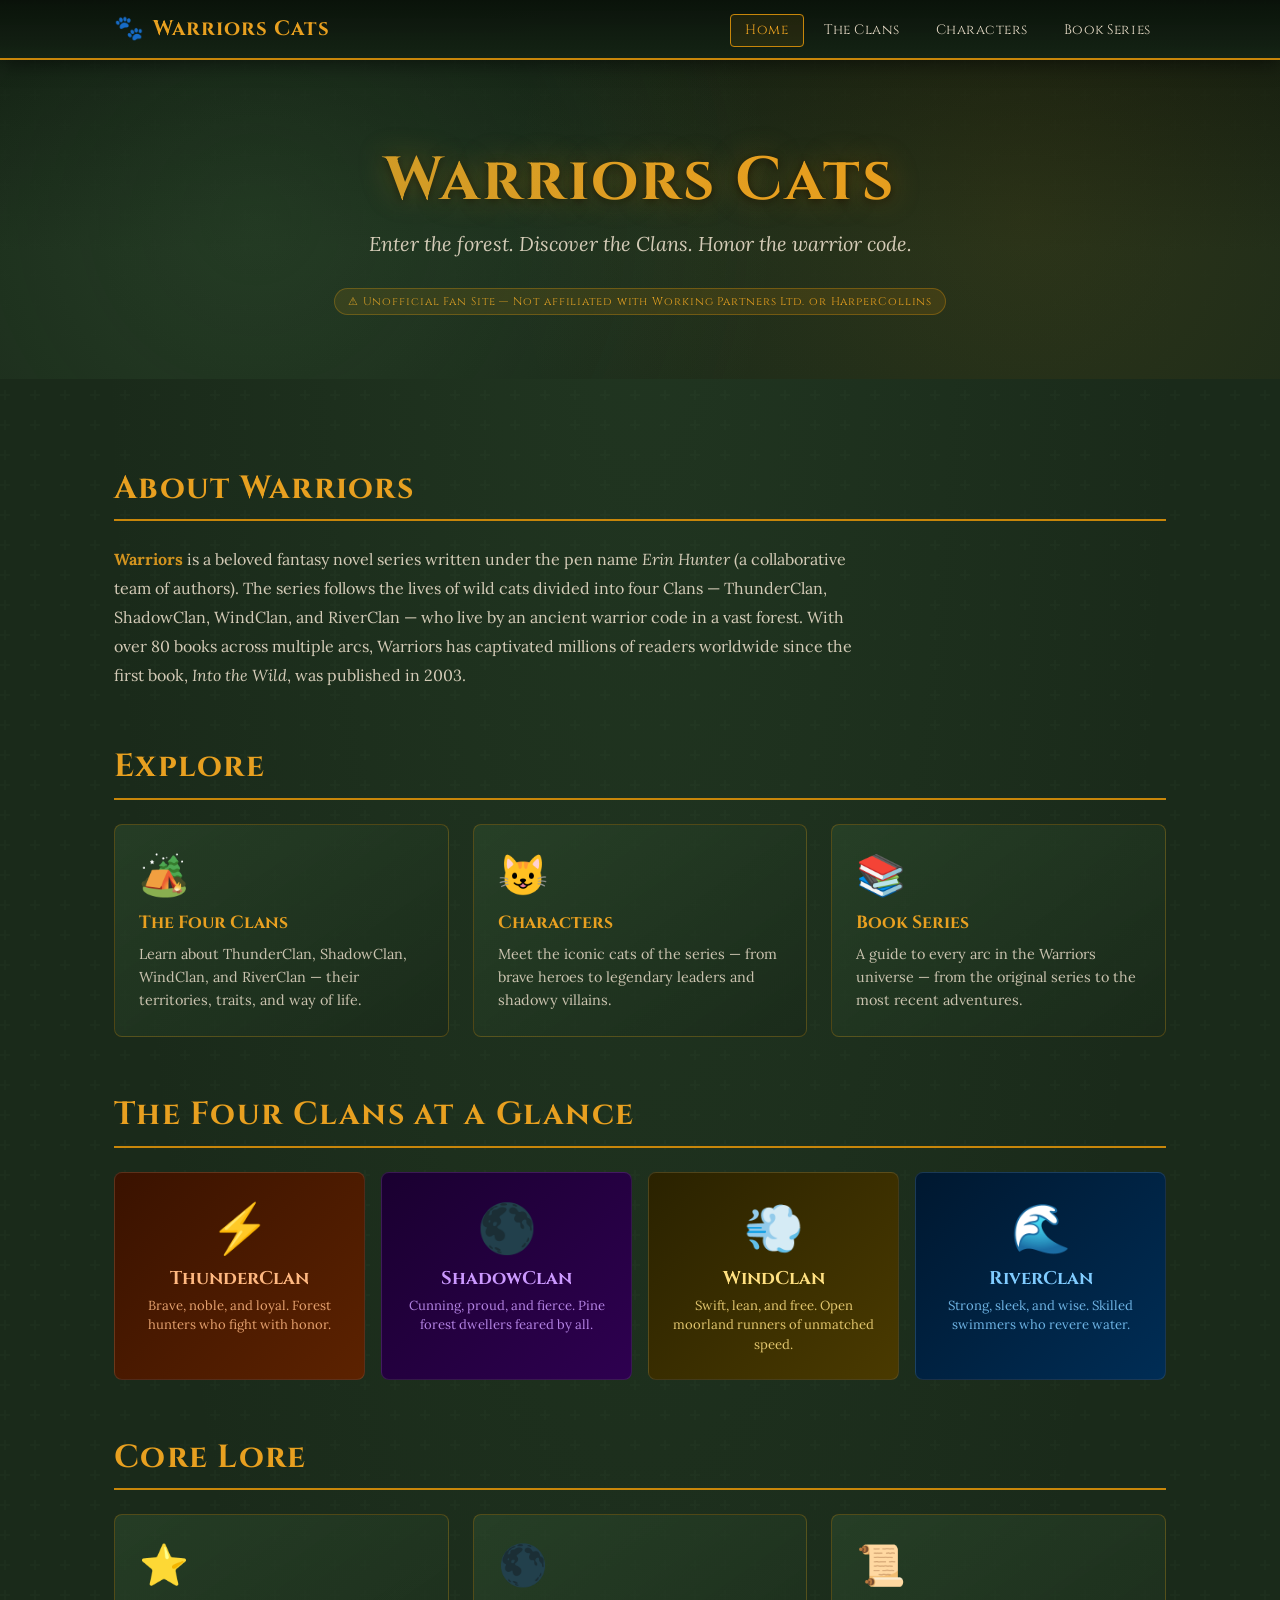
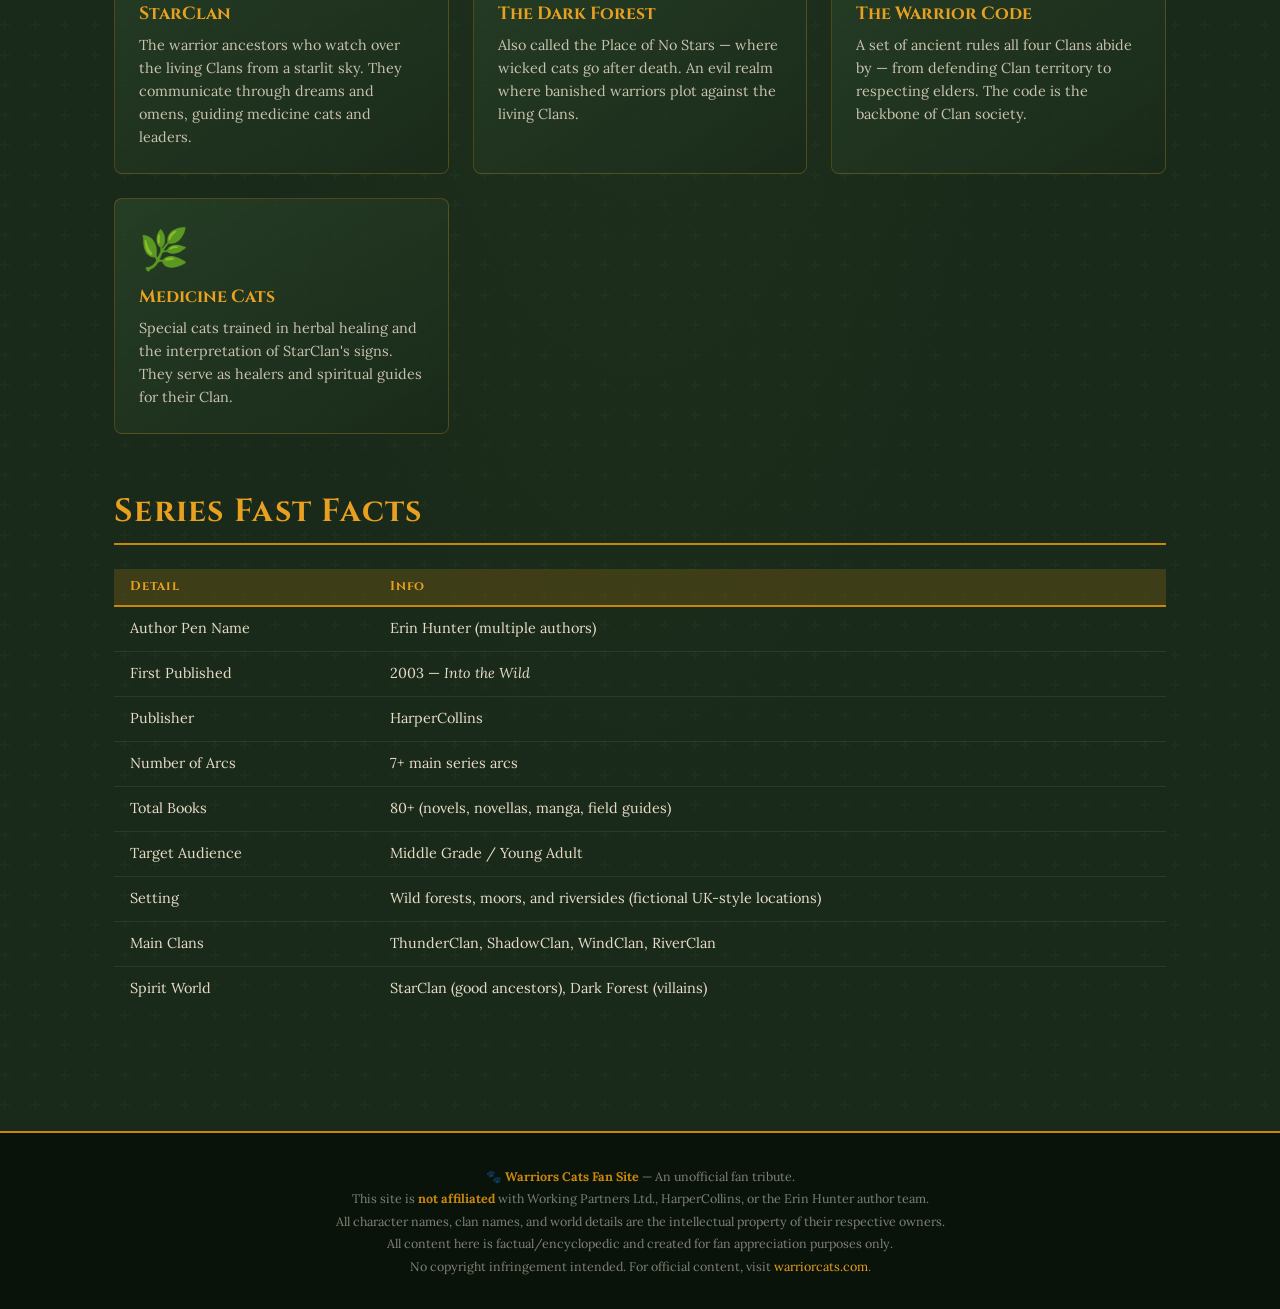
<file: index.html>
<!DOCTYPE html>
<html lang="en">
<head>
  <meta charset="UTF-8" />
  <meta name="viewport" content="width=device-width, initial-scale=1.0" />
  <title>Warriors Cats — Unofficial Fan Site</title>
  <link rel="stylesheet" href="style.css" />
</head>
<body>

  <!-- ======= HEADER / NAV ======= -->
  <header>
    <nav>
      <a class="nav-logo" href="index.html">
        <span class="paw">🐾</span> Warriors Cats
      </a>
      <ul>
        <li><a href="index.html" class="active">Home</a></li>
        <li><a href="clans.html">The Clans</a></li>
        <li><a href="characters.html">Characters</a></li>
        <li><a href="books.html">Book Series</a></li>
      </ul>
    </nav>
  </header>

  <!-- ======= HERO ======= -->
  <section class="hero">
    <h1>Warriors Cats</h1>
    <p class="subtitle">
      Enter the forest. Discover the Clans. Honor the warrior code.
    </p>
    <span class="disclaimer-badge">⚠ Unofficial Fan Site — Not affiliated with Working Partners Ltd. or HarperCollins</span>
  </section>

  <!-- ======= MAIN CONTENT ======= -->
  <main>

    <!-- ABOUT -->
    <section>
      <h2 class="section-title">About Warriors</h2>
      <p class="intro-text">
        <strong class="text-amber">Warriors</strong> is a beloved fantasy novel series written under the pen name
        <em>Erin Hunter</em> (a collaborative team of authors). The series follows the lives of wild cats divided
        into four Clans — ThunderClan, ShadowClan, WindClan, and RiverClan — who live by an ancient warrior code
        in a vast forest. With over 80 books across multiple arcs, Warriors has captivated millions of readers
        worldwide since the first book, <em>Into the Wild</em>, was published in 2003.
      </p>
    </section>

    <!-- EXPLORE SECTIONS -->
    <section>
      <h2 class="section-title">Explore</h2>
      <div class="card-grid">
        <a class="card" href="clans.html">
          <span class="card-icon">🏕️</span>
          <h3>The Four Clans</h3>
          <p>Learn about ThunderClan, ShadowClan, WindClan, and RiverClan — their territories, traits, and way of life.</p>
        </a>
        <a class="card" href="characters.html">
          <span class="card-icon">😺</span>
          <h3>Characters</h3>
          <p>Meet the iconic cats of the series — from brave heroes to legendary leaders and shadowy villains.</p>
        </a>
        <a class="card" href="books.html">
          <span class="card-icon">📚</span>
          <h3>Book Series</h3>
          <p>A guide to every arc in the Warriors universe — from the original series to the most recent adventures.</p>
        </a>
      </div>
    </section>

    <!-- CLAN QUICK REFERENCE -->
    <section>
      <h2 class="section-title">The Four Clans at a Glance</h2>
      <div class="clan-banner">
        <div class="clan-tile thunder-tile">
          <span class="clan-emblem">⚡</span>
          <h3>ThunderClan</h3>
          <p>Brave, noble, and loyal. Forest hunters who fight with honor.</p>
        </div>
        <div class="clan-tile shadow-tile">
          <span class="clan-emblem">🌑</span>
          <h3>ShadowClan</h3>
          <p>Cunning, proud, and fierce. Pine forest dwellers feared by all.</p>
        </div>
        <div class="clan-tile wind-tile">
          <span class="clan-emblem">💨</span>
          <h3>WindClan</h3>
          <p>Swift, lean, and free. Open moorland runners of unmatched speed.</p>
        </div>
        <div class="clan-tile river-tile">
          <span class="clan-emblem">🌊</span>
          <h3>RiverClan</h3>
          <p>Strong, sleek, and wise. Skilled swimmers who revere water.</p>
        </div>
      </div>
    </section>

    <!-- KEY LORE -->
    <section>
      <h2 class="section-title">Core Lore</h2>
      <div class="card-grid">
        <div class="card">
          <span class="card-icon">⭐</span>
          <h3>StarClan</h3>
          <p>The warrior ancestors who watch over the living Clans from a starlit sky. They communicate through dreams and omens, guiding medicine cats and leaders.</p>
        </div>
        <div class="card">
          <span class="card-icon">🌑</span>
          <h3>The Dark Forest</h3>
          <p>Also called the Place of No Stars — where wicked cats go after death. An evil realm where banished warriors plot against the living Clans.</p>
        </div>
        <div class="card">
          <span class="card-icon">📜</span>
          <h3>The Warrior Code</h3>
          <p>A set of ancient rules all four Clans abide by — from defending Clan territory to respecting elders. The code is the backbone of Clan society.</p>
        </div>
        <div class="card">
          <span class="card-icon">🌿</span>
          <h3>Medicine Cats</h3>
          <p>Special cats trained in herbal healing and the interpretation of StarClan's signs. They serve as healers and spiritual guides for their Clan.</p>
        </div>
      </div>
    </section>

    <!-- FAST FACTS -->
    <section>
      <h2 class="section-title">Series Fast Facts</h2>
      <table class="info-table">
        <thead>
          <tr>
            <th>Detail</th>
            <th>Info</th>
          </tr>
        </thead>
        <tbody>
          <tr><td>Author Pen Name</td><td>Erin Hunter (multiple authors)</td></tr>
          <tr><td>First Published</td><td>2003 — <em>Into the Wild</em></td></tr>
          <tr><td>Publisher</td><td>HarperCollins</td></tr>
          <tr><td>Number of Arcs</td><td>7+ main series arcs</td></tr>
          <tr><td>Total Books</td><td>80+ (novels, novellas, manga, field guides)</td></tr>
          <tr><td>Target Audience</td><td>Middle Grade / Young Adult</td></tr>
          <tr><td>Setting</td><td>Wild forests, moors, and riversides (fictional UK-style locations)</td></tr>
          <tr><td>Main Clans</td><td>ThunderClan, ShadowClan, WindClan, RiverClan</td></tr>
          <tr><td>Spirit World</td><td>StarClan (good ancestors), Dark Forest (villains)</td></tr>
        </tbody>
      </table>
    </section>

  </main>

  <!-- ======= FOOTER ======= -->
  <footer>
    <p>
      🐾 <strong>Warriors Cats Fan Site</strong> — An unofficial fan tribute.<br />
      This site is <strong>not affiliated</strong> with Working Partners Ltd., HarperCollins, or the Erin Hunter author team.<br />
      All character names, clan names, and world details are the intellectual property of their respective owners.<br />
      All content here is factual/encyclopedic and created for fan appreciation purposes only.<br />
      No copyright infringement intended. For official content, visit
      <a href="https://www.warriorcats.com" target="_blank" rel="noopener">warriorcats.com</a>.
    </p>
  </footer>

</body>
</html>
</file>
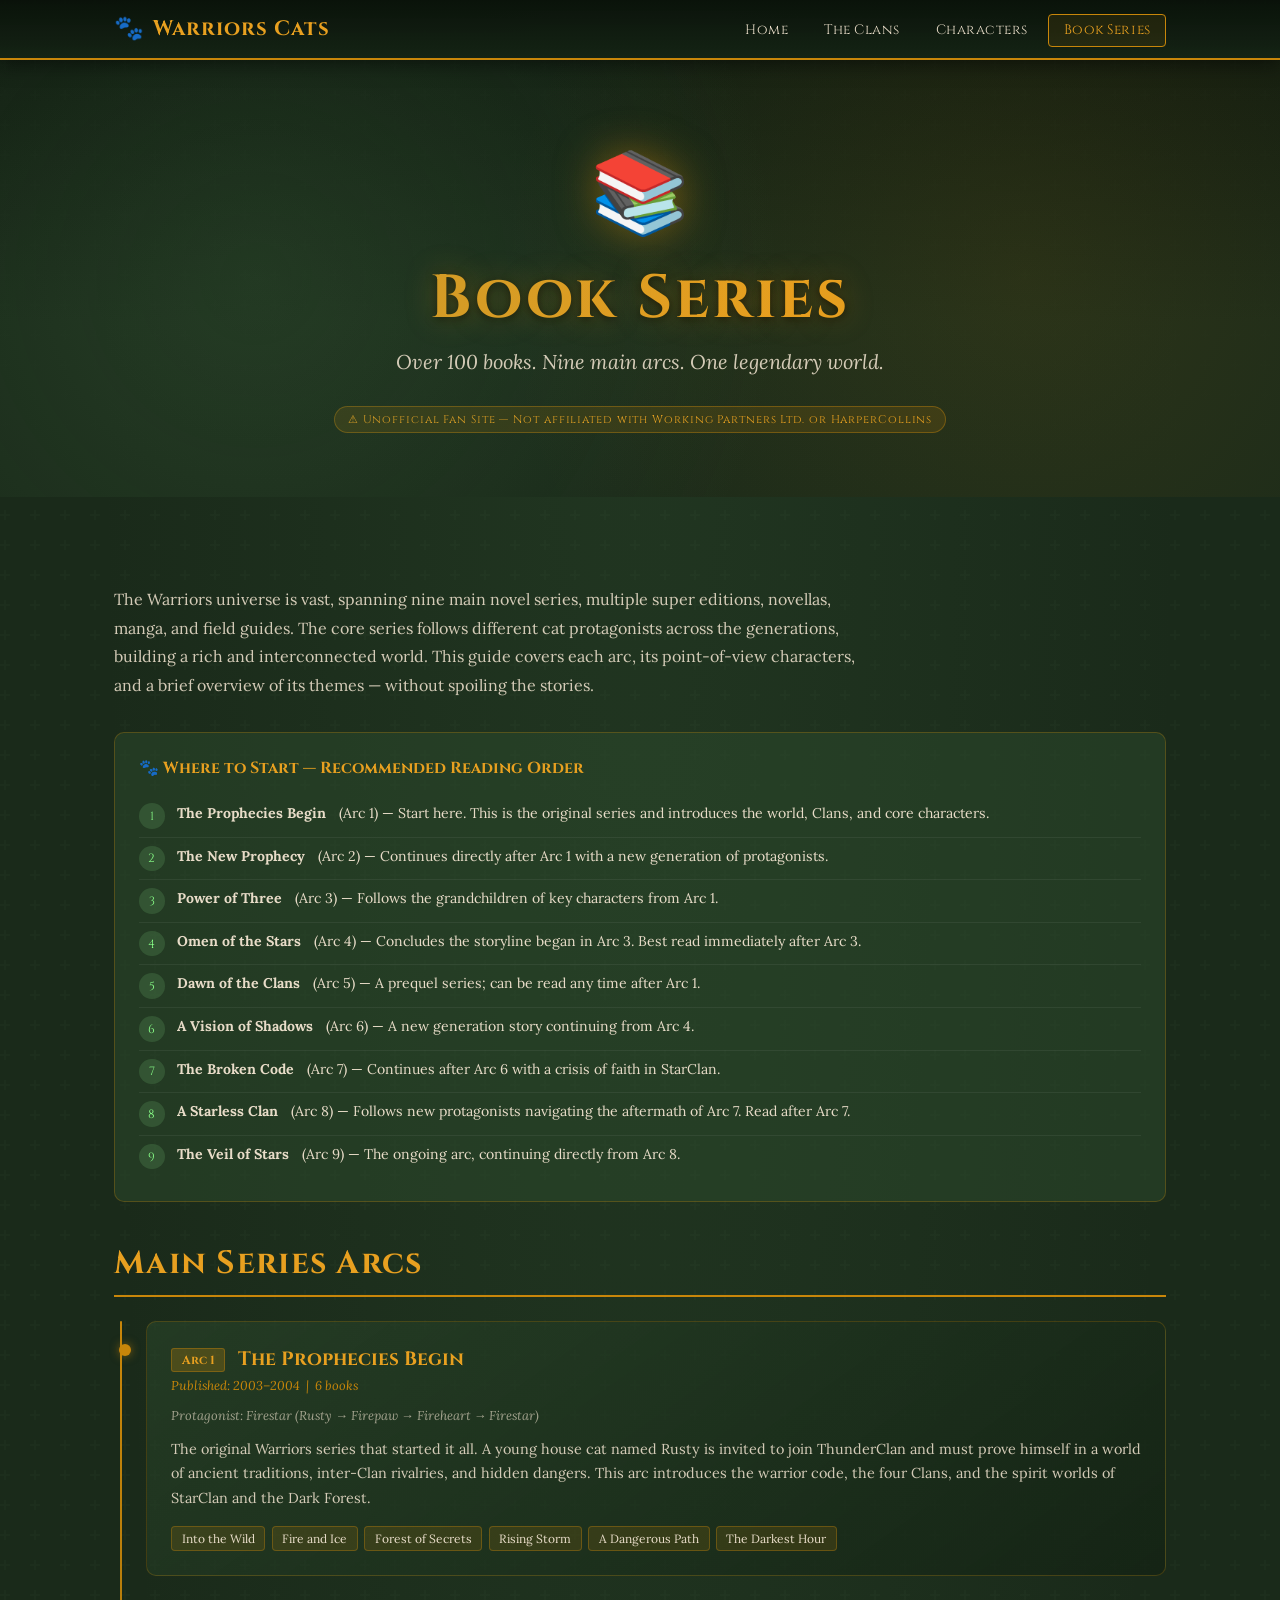
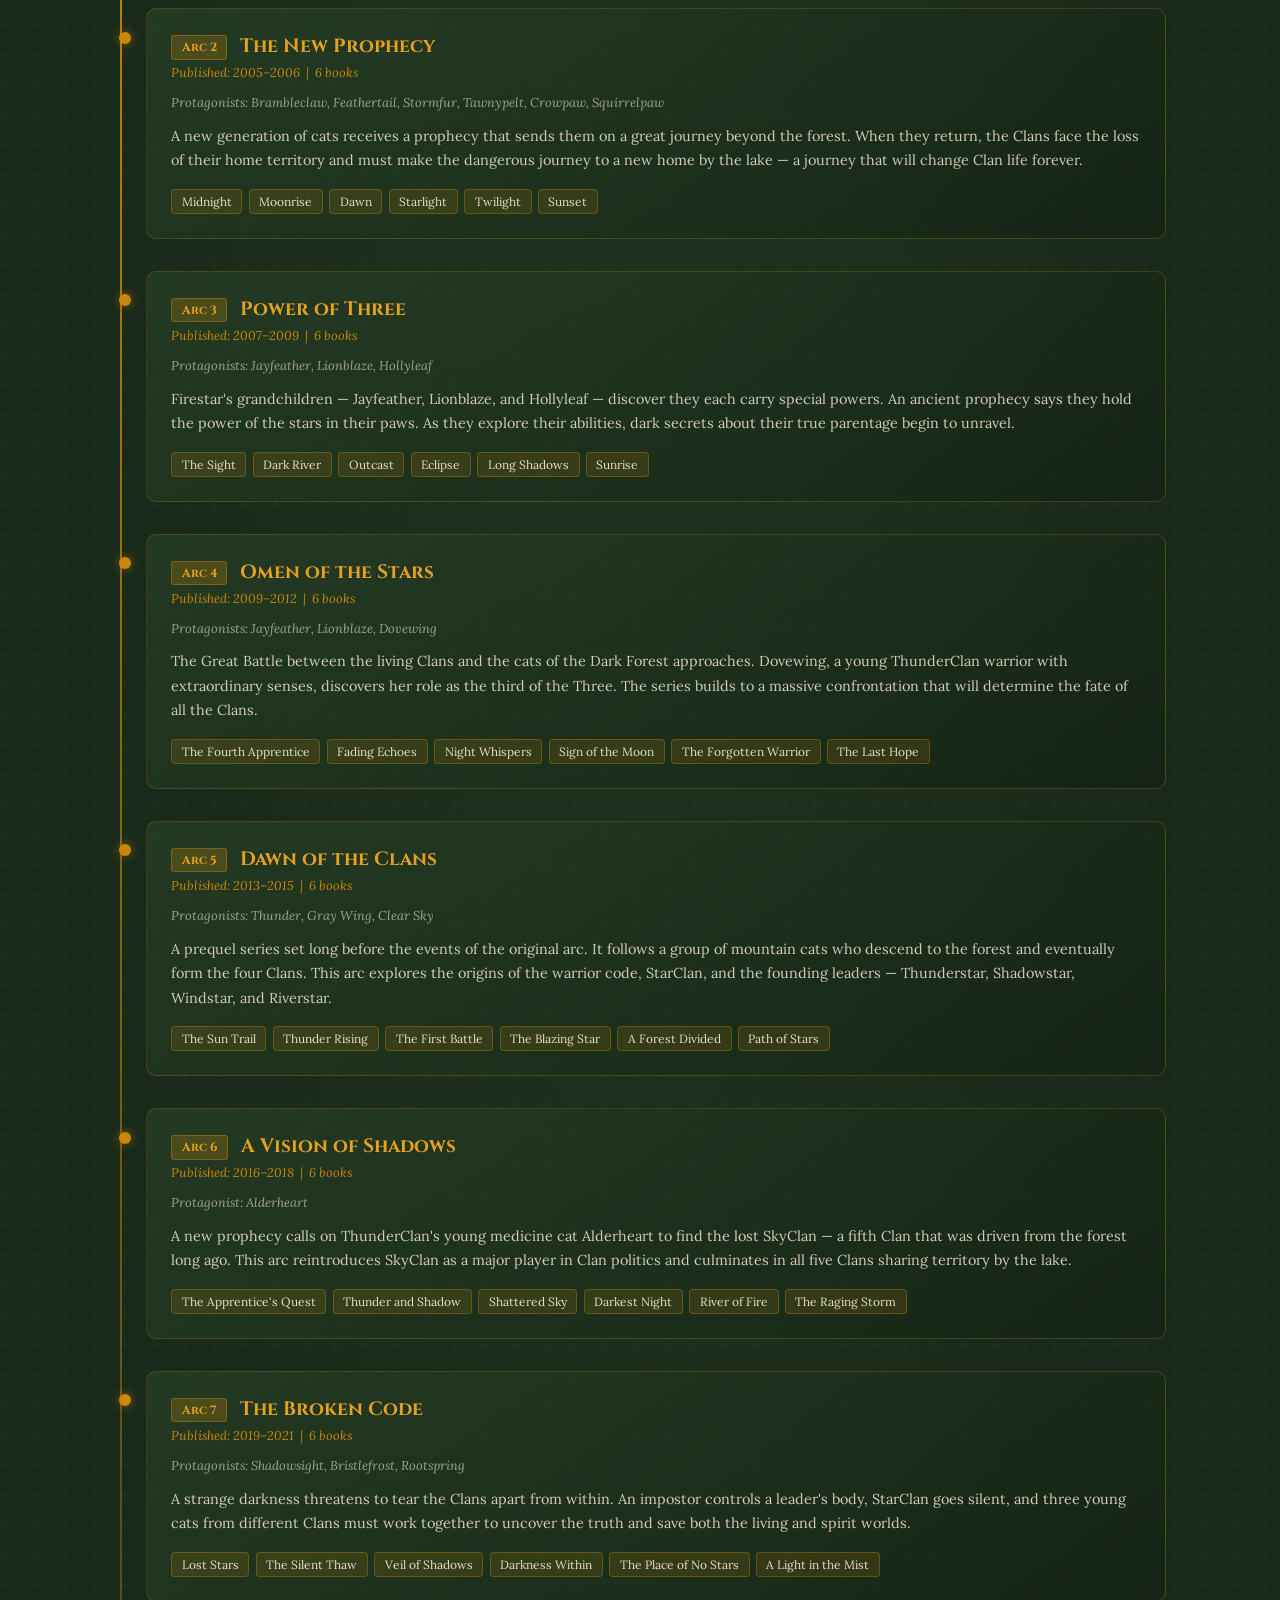
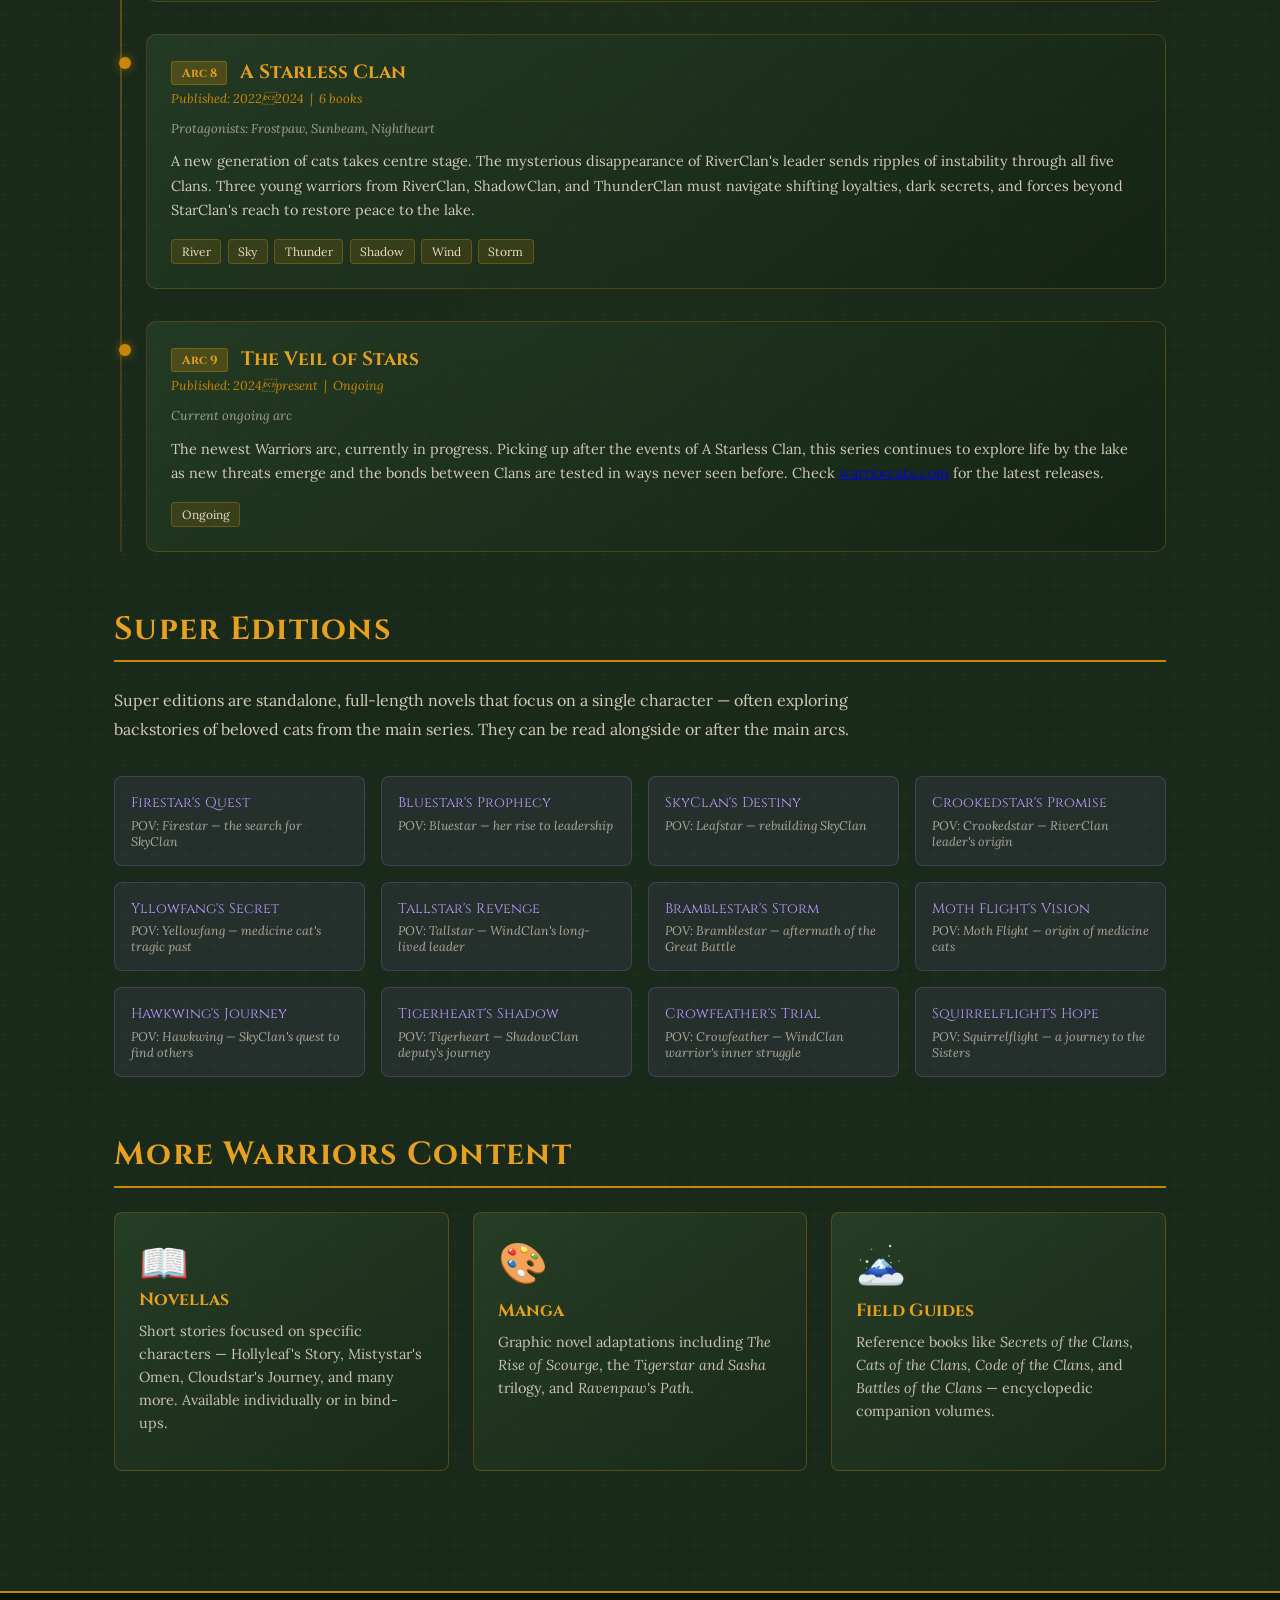
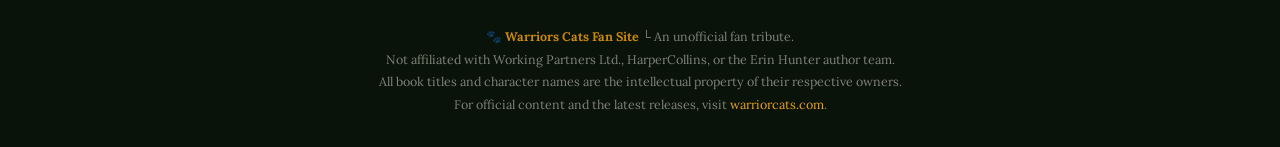
<file: books.html>
<!DOCTYPE html>
<html lang="en">
<head>
  <meta charset="UTF-8" />
  <meta name="viewport" content="width=device-width, initial-scale=1.0" />
  <title>Book Series — Warriors Cats Fan Site</title>
  <link rel="stylesheet" href="style.css" />
  <style>
    .arc-number {
      display: inline-block;
      background: rgba(200,134,10,0.25);
      color: var(--amber-light);
      font-family: 'Cinzel', serif;
      font-size: 0.75rem;
      padding: 0.2rem 0.6rem;
      border-radius: 3px;
      border: 1px solid rgba(200,134,10,0.4);
      margin-right: 0.5rem;
      vertical-align: middle;
    }
    .arc-pov {
      font-size: 0.8rem;
      color: var(--parchment);
      opacity: 0.65;
      margin-bottom: 0.8rem;
      font-style: italic;
    }

    .books-timeline {
      position: relative;
      padding-left: 2rem;
    }
    .books-timeline::before {
      content: '';
      position: absolute;
      left: 0.4rem;
      top: 0;
      bottom: 0;
      width: 2px;
      background: linear-gradient(180deg, var(--amber) 0%, rgba(200,134,10,0.2) 100%);
      border-radius: 2px;
    }
    .timeline-arc {
      position: relative;
      margin-bottom: 2rem;
    }
    .timeline-arc::before {
      content: '';
      position: absolute;
      left: -1.75rem;
      top: 1.4rem;
      width: 12px;
      height: 12px;
      background: var(--amber);
      border-radius: 50%;
      box-shadow: 0 0 10px rgba(200,134,10,0.6);
    }

    .reading-order-box {
      background: rgba(45,74,45,0.5);
      border: 1px solid rgba(200,134,10,0.3);
      border-radius: 10px;
      padding: 1.5rem;
      margin-top: 1.5rem;
    }
    .reading-order-box h3 {
      font-family: 'Cinzel', serif;
      color: var(--amber-light);
      margin-bottom: 1rem;
      font-size: 1rem;
    }
    .order-steps {
      list-style: none;
      counter-reset: step-counter;
    }
    .order-steps li {
      counter-increment: step-counter;
      display: flex;
      align-items: flex-start;
      gap: 0.8rem;
      padding: 0.5rem 0;
      font-size: 0.88rem;
      color: var(--parchment);
      border-bottom: 1px solid rgba(255,255,255,0.06);
      line-height: 1.5;
    }
    .order-steps li:last-child { border-bottom: none; }
    .order-steps li::before {
      content: counter(step-counter);
      background: rgba(74,124,74,0.4);
      color: #88ff88;
      font-family: 'Cinzel', serif;
      font-size: 0.75rem;
      min-width: 1.6rem;
      height: 1.6rem;
      border-radius: 50%;
      display: flex;
      align-items: center;
      justify-content: center;
      flex-shrink: 0;
    }

    .super-editions-grid {
      display: grid;
      grid-template-columns: repeat(auto-fill, minmax(220px, 1fr));
      gap: 1rem;
    }
    .super-ed-card {
      background: rgba(136,102,204,0.1);
      border: 1px solid rgba(136,102,204,0.3);
      border-radius: 8px;
      padding: 1rem;
      transition: all 0.25s ease;
    }
    .super-ed-card:hover {
      border-color: rgba(136,102,204,0.6);
      box-shadow: 0 4px 16px rgba(136,102,204,0.15);
      transform: translateY(-2px);
    }
    .super-ed-card .se-title {
      font-family: 'Cinzel', serif;
      font-size: 0.88rem;
      color: #bb99ff;
      margin-bottom: 0.3rem;
    }
    .super-ed-card .se-pov {
      font-size: 0.78rem;
      color: var(--parchment);
      opacity: 0.7;
      font-style: italic;
    }
  </style>
</head>
<body>

  <!-- ======= HEADER ======= -->
  <header>
    <nav>
      <a class="nav-logo" href="index.html">
        <span class="paw">🐾</span> Warriors Cats
      </a>
      <ul>
        <li><a href="index.html">Home</a></li>
        <li><a href="clans.html">The Clans</a></li>
        <li><a href="characters.html">Characters</a></li>
        <li><a href="books.html" class="active">Book Series</a></li>
      </ul>
    </nav>
  </header>

  <!-- ======= HERO ======= -->
  <section class="hero">
    <span class="hero-icon">📚</span>
    <h1>Book Series</h1>
    <p class="subtitle">Over 100 books. Nine main arcs. One legendary world.</p>
    <span class="disclaimer-badge">⚠ Unofficial Fan Site — Not affiliated with Working Partners Ltd. or HarperCollins</span>
  </section>

  <!-- ======= MAIN ======= -->
  <main>

    <p class="intro-text">
      The Warriors universe is vast, spanning nine main novel series, multiple super editions, novellas,
      manga, and field guides. The core series follows different cat protagonists across the generations,
      building a rich and interconnected world. This guide covers each arc, its point-of-view characters,
      and a brief overview of its themes — without spoiling the stories.
    </p>

    <!-- READING ORDER TIP -->
    <div class="reading-order-box">
      <h3>🐾 Where to Start — Recommended Reading Order</h3>
      <ol class="order-steps">
        <li><strong>The Prophecies Begin</strong> (Arc 1) — Start here. This is the original series and introduces the world, Clans, and core characters.</li>
        <li><strong>The New Prophecy</strong> (Arc 2) — Continues directly after Arc 1 with a new generation of protagonists.</li>
        <li><strong>Power of Three</strong> (Arc 3) — Follows the grandchildren of key characters from Arc 1.</li>
        <li><strong>Omen of the Stars</strong> (Arc 4) — Concludes the storyline began in Arc 3. Best read immediately after Arc 3.</li>
        <li><strong>Dawn of the Clans</strong> (Arc 5) — A prequel series; can be read any time after Arc 1.</li>
        <li><strong>A Vision of Shadows</strong> (Arc 6) — A new generation story continuing from Arc 4.</li>
        <li><strong>The Broken Code</strong> (Arc 7) — Continues after Arc 6 with a crisis of faith in StarClan.</li>
        <li><strong>A Starless Clan</strong> (Arc 8) — Follows new protagonists navigating the aftermath of Arc 7. Read after Arc 7.</li>
        <li><strong>The Veil of Stars</strong> (Arc 9) — The ongoing arc, continuing directly from Arc 8.</li>
      </ol>
    </div>

    <!-- TIMELINE / ARCS -->
    <section style="margin-top: 2.5rem;">
      <h2 class="section-title">Main Series Arcs</h2>

      <div class="books-timeline">

        <!-- ARC 1 -->
        <div class="timeline-arc arc-card">
          <h3><span class="arc-number">Arc 1</span> The Prophecies Begin</h3>
          <p class="arc-meta">Published: 2003–2004 &nbsp;|&nbsp; 6 books</p>
          <p class="arc-pov">Protagonist: Firestar (Rusty → Firepaw → Fireheart → Firestar)</p>
          <p class="arc-desc">
            The original Warriors series that started it all. A young house cat named Rusty is invited to
            join ThunderClan and must prove himself in a world of ancient traditions, inter-Clan rivalries,
            and hidden dangers. This arc introduces the warrior code, the four Clans, and the spirit worlds
            of StarClan and the Dark Forest.
          </p>
          <div class="book-list">
            <span class="book-tag">Into the Wild</span>
            <span class="book-tag">Fire and Ice</span>
            <span class="book-tag">Forest of Secrets</span>
            <span class="book-tag">Rising Storm</span>
            <span class="book-tag">A Dangerous Path</span>
            <span class="book-tag">The Darkest Hour</span>
          </div>
        </div>

        <!-- ARC 2 -->
        <div class="timeline-arc arc-card">
          <h3><span class="arc-number">Arc 2</span> The New Prophecy</h3>
          <p class="arc-meta">Published: 2005–2006 &nbsp;|&nbsp; 6 books</p>
          <p class="arc-pov">Protagonists: Brambleclaw, Feathertail, Stormfur, Tawnypelt, Crowpaw, Squirrelpaw</p>
          <p class="arc-desc">
            A new generation of cats receives a prophecy that sends them on a great journey beyond the
            forest. When they return, the Clans face the loss of their home territory and must make the
            dangerous journey to a new home by the lake — a journey that will change Clan life forever.
          </p>
          <div class="book-list">
            <span class="book-tag">Midnight</span>
            <span class="book-tag">Moonrise</span>
            <span class="book-tag">Dawn</span>
            <span class="book-tag">Starlight</span>
            <span class="book-tag">Twilight</span>
            <span class="book-tag">Sunset</span>
          </div>
        </div>

        <!-- ARC 3 -->
        <div class="timeline-arc arc-card">
          <h3><span class="arc-number">Arc 3</span> Power of Three</h3>
          <p class="arc-meta">Published: 2007–2009 &nbsp;|&nbsp; 6 books</p>
          <p class="arc-pov">Protagonists: Jayfeather, Lionblaze, Hollyleaf</p>
          <p class="arc-desc">
            Firestar's grandchildren — Jayfeather, Lionblaze, and Hollyleaf — discover they each carry
            special powers. An ancient prophecy says they hold the power of the stars in their paws. As
            they explore their abilities, dark secrets about their true parentage begin to unravel.
          </p>
          <div class="book-list">
            <span class="book-tag">The Sight</span>
            <span class="book-tag">Dark River</span>
            <span class="book-tag">Outcast</span>
            <span class="book-tag">Eclipse</span>
            <span class="book-tag">Long Shadows</span>
            <span class="book-tag">Sunrise</span>
          </div>
        </div>

        <!-- ARC 4 -->
        <div class="timeline-arc arc-card">
          <h3><span class="arc-number">Arc 4</span> Omen of the Stars</h3>
          <p class="arc-meta">Published: 2009–2012 &nbsp;|&nbsp; 6 books</p>
          <p class="arc-pov">Protagonists: Jayfeather, Lionblaze, Dovewing</p>
          <p class="arc-desc">
            The Great Battle between the living Clans and the cats of the Dark Forest approaches. Dovewing,
            a young ThunderClan warrior with extraordinary senses, discovers her role as the third of the
            Three. The series builds to a massive confrontation that will determine the fate of all the Clans.
          </p>
          <div class="book-list">
            <span class="book-tag">The Fourth Apprentice</span>
            <span class="book-tag">Fading Echoes</span>
            <span class="book-tag">Night Whispers</span>
            <span class="book-tag">Sign of the Moon</span>
            <span class="book-tag">The Forgotten Warrior</span>
            <span class="book-tag">The Last Hope</span>
          </div>
        </div>

        <!-- ARC 5 -->
        <div class="timeline-arc arc-card">
          <h3><span class="arc-number">Arc 5</span> Dawn of the Clans</h3>
          <p class="arc-meta">Published: 2013–2015 &nbsp;|&nbsp; 6 books</p>
          <p class="arc-pov">Protagonists: Thunder, Gray Wing, Clear Sky</p>
          <p class="arc-desc">
            A prequel series set long before the events of the original arc. It follows a group of mountain
            cats who descend to the forest and eventually form the four Clans. This arc explores the origins
            of the warrior code, StarClan, and the founding leaders — Thunderstar, Shadowstar, Windstar,
            and Riverstar.
          </p>
          <div class="book-list">
            <span class="book-tag">The Sun Trail</span>
            <span class="book-tag">Thunder Rising</span>
            <span class="book-tag">The First Battle</span>
            <span class="book-tag">The Blazing Star</span>
            <span class="book-tag">A Forest Divided</span>
            <span class="book-tag">Path of Stars</span>
          </div>
        </div>

        <!-- ARC 6 -->
        <div class="timeline-arc arc-card">
          <h3><span class="arc-number">Arc 6</span> A Vision of Shadows</h3>
          <p class="arc-meta">Published: 2016–2018 &nbsp;|&nbsp; 6 books</p>
          <p class="arc-pov">Protagonist: Alderheart</p>
          <p class="arc-desc">
            A new prophecy calls on ThunderClan's young medicine cat Alderheart to find the lost SkyClan — a
            fifth Clan that was driven from the forest long ago. This arc reintroduces SkyClan as a major
            player in Clan politics and culminates in all five Clans sharing territory by the lake.
          </p>
          <div class="book-list">
            <span class="book-tag">The Apprentice's Quest</span>
            <span class="book-tag">Thunder and Shadow</span>
            <span class="book-tag">Shattered Sky</span>
            <span class="book-tag">Darkest Night</span>
            <span class="book-tag">River of Fire</span>
            <span class="book-tag">The Raging Storm</span>
          </div>
        </div>

        <!-- ARC 7 -->
        <div class="timeline-arc arc-card">
          <h3><span class="arc-number">Arc 7</span> The Broken Code</h3>
          <p class="arc-meta">Published: 2019–2021 &nbsp;|&nbsp; 6 books</p>
          <p class="arc-pov">Protagonists: Shadowsight, Bristlefrost, Rootspring</p>
          <p class="arc-desc">
            A strange darkness threatens to tear the Clans apart from within. An impostor controls a
            leader's body, StarClan goes silent, and three young cats from different Clans must work
            together to uncover the truth and save both the living and spirit worlds.
          </p>
          <div class="book-list">
            <span class="book-tag">Lost Stars</span>
            <span class="book-tag">The Silent Thaw</span>
            <span class="book-tag">Veil of Shadows</span>
            <span class="book-tag">Darkness Within</span>
            <span class="book-tag">The Place of No Stars</span>
            <span class="book-tag">A Light in the Mist</span>
          </div>
        </div>

        <!-- ARC 8 -->
        <div class="timeline-arc arc-card">
          <h3><span class="arc-number">Arc 8</span> A Starless Clan</h3>
          <p class="arc-meta">Published: 20222024 &nbsp;|&nbsp; 6 books</p>
          <p class="arc-pov">Protagonists: Frostpaw, Sunbeam, Nightheart</p>
          <p class="arc-desc">
            A new generation of cats takes centre stage. The mysterious disappearance of RiverClan's
            leader sends ripples of instability through all five Clans. Three young warriors from
            RiverClan, ShadowClan, and ThunderClan must navigate shifting loyalties, dark secrets,
            and forces beyond StarClan's reach to restore peace to the lake.
          </p>
          <div class="book-list">
            <span class="book-tag">River</span>
            <span class="book-tag">Sky</span>
            <span class="book-tag">Thunder</span>
            <span class="book-tag">Shadow</span>
            <span class="book-tag">Wind</span>
            <span class="book-tag">Storm</span>
          </div>
        </div>

        <!-- ARC 9 -->
        <div class="timeline-arc arc-card">
          <h3><span class="arc-number">Arc 9</span> The Veil of Stars</h3>
          <p class="arc-meta">Published: 2024present &nbsp;|&nbsp; Ongoing</p>
          <p class="arc-pov">Current ongoing arc</p>
          <p class="arc-desc">
            The newest Warriors arc, currently in progress. Picking up after the events of A Starless
            Clan, this series continues to explore life by the lake as new threats emerge and the bonds
            between Clans are tested in ways never seen before. Check
            <a href="https://www.warriorcats.com" target="_blank" rel="noopener">warriorcats.com</a>
            for the latest releases.
          </p>
          <div class="book-list">
            <span class="book-tag">Ongoing</span>
          </div>
        </div>

      </div>
    </section>

    <!-- SUPER EDITIONS -->
    <section>
      <h2 class="section-title">Super Editions</h2>
      <p class="intro-text">
        Super editions are standalone, full-length novels that focus on a single character — often exploring
        backstories of beloved cats from the main series. They can be read alongside or after the main arcs.
      </p>
      <div class="super-editions-grid">
        <div class="super-ed-card">
          <p class="se-title">Firestar's Quest</p>
          <p class="se-pov">POV: Firestar — the search for SkyClan</p>
        </div>
        <div class="super-ed-card">
          <p class="se-title">Bluestar's Prophecy</p>
          <p class="se-pov">POV: Bluestar — her rise to leadership</p>
        </div>
        <div class="super-ed-card">
          <p class="se-title">SkyClan's Destiny</p>
          <p class="se-pov">POV: Leafstar — rebuilding SkyClan</p>
        </div>
        <div class="super-ed-card">
          <p class="se-title">Crookedstar's Promise</p>
          <p class="se-pov">POV: Crookedstar — RiverClan leader's origin</p>
        </div>
        <div class="super-ed-card">
          <p class="se-title">Yllowfang's Secret</p>
          <p class="se-pov">POV: Yellowfang — medicine cat's tragic past</p>
        </div>
        <div class="super-ed-card">
          <p class="se-title">Tallstar's Revenge</p>
          <p class="se-pov">POV: Tallstar — WindClan's long-lived leader</p>
        </div>
        <div class="super-ed-card">
          <p class="se-title">Bramblestar's Storm</p>
          <p class="se-pov">POV: Bramblestar — aftermath of the Great Battle</p>
        </div>
        <div class="super-ed-card">
          <p class="se-title">Moth Flight's Vision</p>
          <p class="se-pov">POV: Moth Flight — origin of medicine cats</p>
        </div>
        <div class="super-ed-card">
          <p class="se-title">Hawkwing's Journey</p>
          <p class="se-pov">POV: Hawkwing — SkyClan's quest to find others</p>
        </div>
        <div class="super-ed-card">
          <p class="se-title">Tigerheart's Shadow</p>
          <p class="se-pov">POV: Tigerheart — ShadowClan deputy's journey</p>
        </div>
        <div class="super-ed-card">
          <p class="se-title">Crowfeather's Trial</p>
          <p class="se-pov">POV: Crowfeather — WindClan warrior's inner struggle</p>
        </div>
        <div class="super-ed-card">
          <p class="se-title">Squirrelflight's Hope</p>
          <p class="se-pov">POV: Squirrelflight — a journey to the Sisters</p>
        </div>
      </div>
    </section>

    <!-- ADDITIONAL CONTENT -->
    <section>
      <h2 class="section-title">More Warriors Content</h2>
      <div class="card-grid">
        <div class="card">
          <span class="card-icon">📖</pan>
          <h3>Novellas</h3>
          <p>Short stories focused on specific characters — Hollyleaf's Story, Mistystar's Omen, Cloudstar's Journey, and many more. Available individually or in bind-ups.</p>
        </div>
        <div class="card">
          <span class="card-icon">🎨</span>
          <h3>Manga</h3>
          <p>Graphic novel adaptations including <em>The Rise of Scourge</em>, the <em>Tigerstar and Sasha</em> trilogy, and <em>Ravenpaw's Path</em>.</p>
        </div>
        <div class="card">
          <span class="card-icon">🗻️</span>
          <h3>Field Guides</h3>
          <p>Reference books like <em>Secrets of the Clans</em>, <em>Cats of the Clans</em>, <em>Code of the Clans</em>, and <em>Battles of the Clans</em> — encyclopedic companion volumes.</p>
        </div>
      </div>
    </section>

  </main>

  <!-- ======= FOOTER ======= -->
  <footer>
    <p>
      🐾 <strong>Warriors Cats Fan Site</strong> └ An unofficial fan tribute.<br />
      Not affiliated with Working Partners Ltd., HarperCollins, or the Erin Hunter author team.<br />
      All book titles and character names are the intellectual property of their respective owners.<br />
      For official content and the latest releases, visit
      <a href="https://www.warriorcats.com" target="_blank" rel="noopener">warriorcats.com</a>.
    </p>
  </footer>

</body>
</html>
</file>
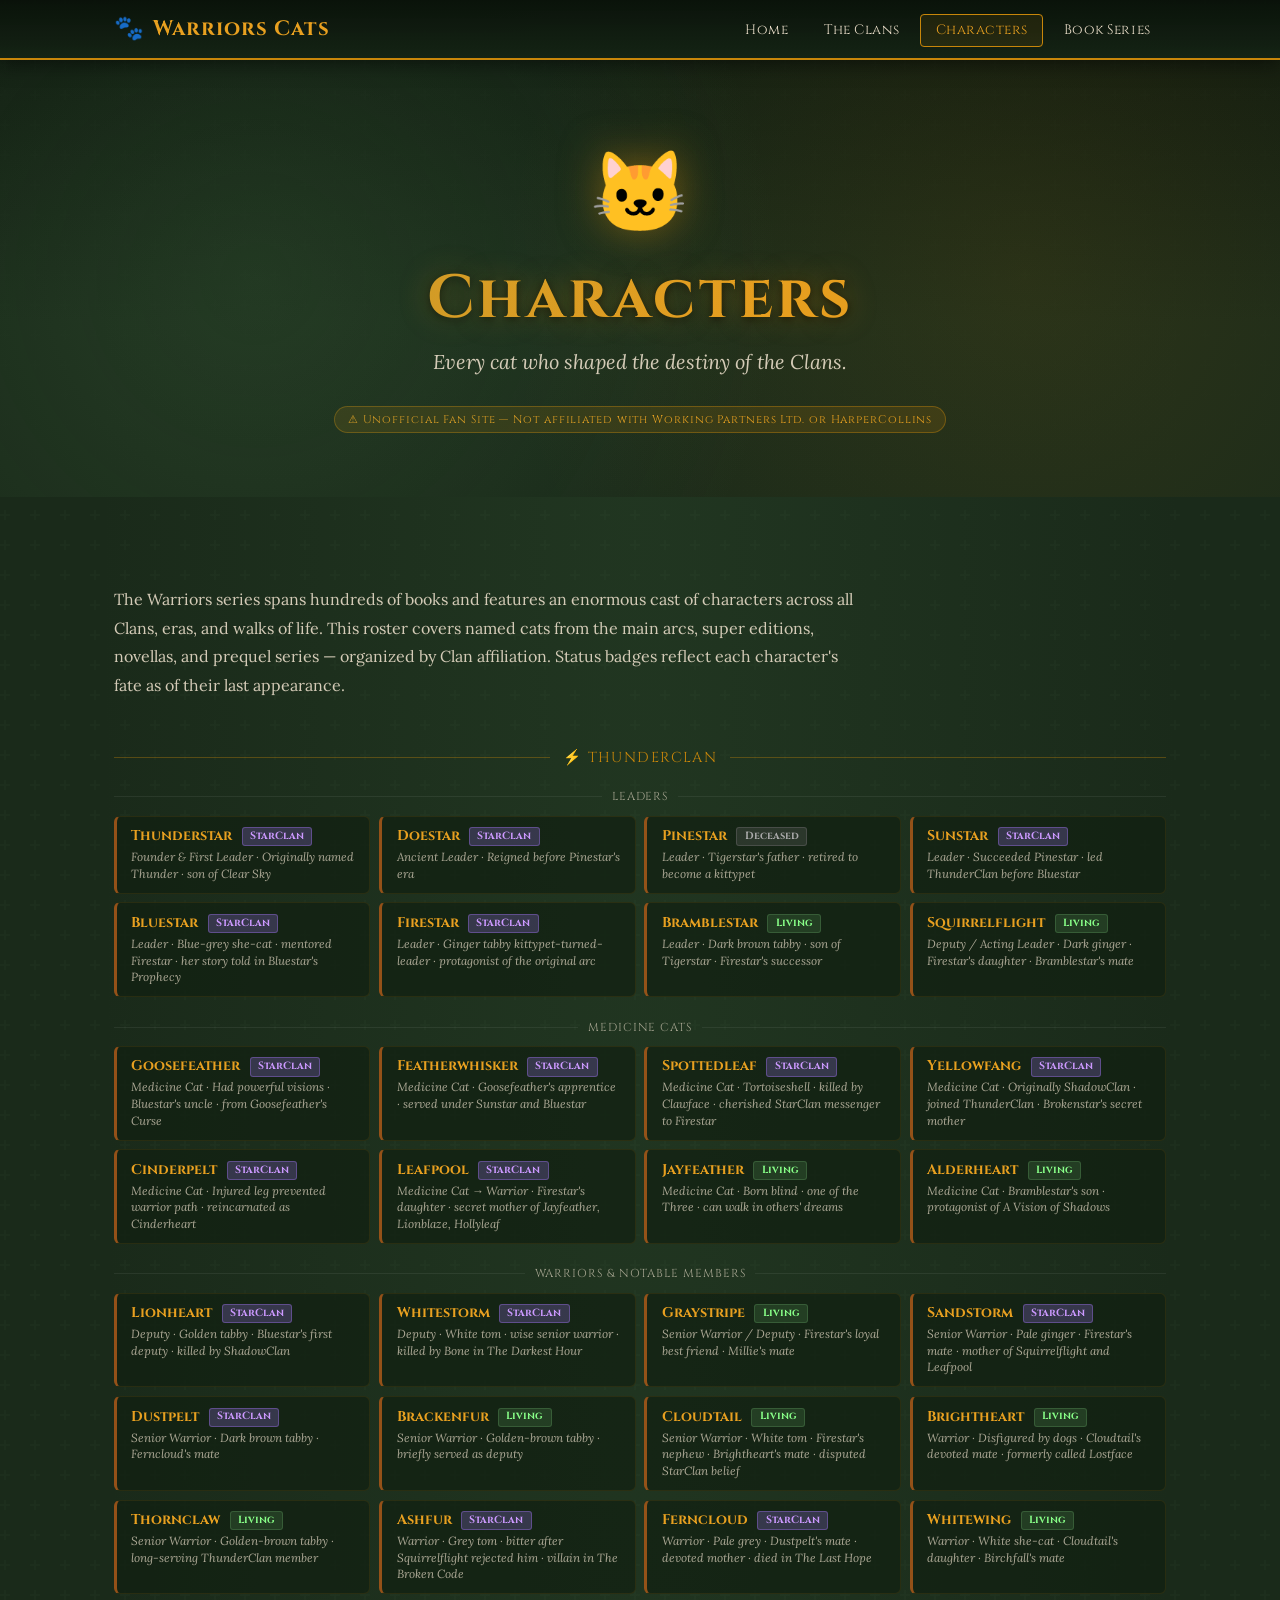
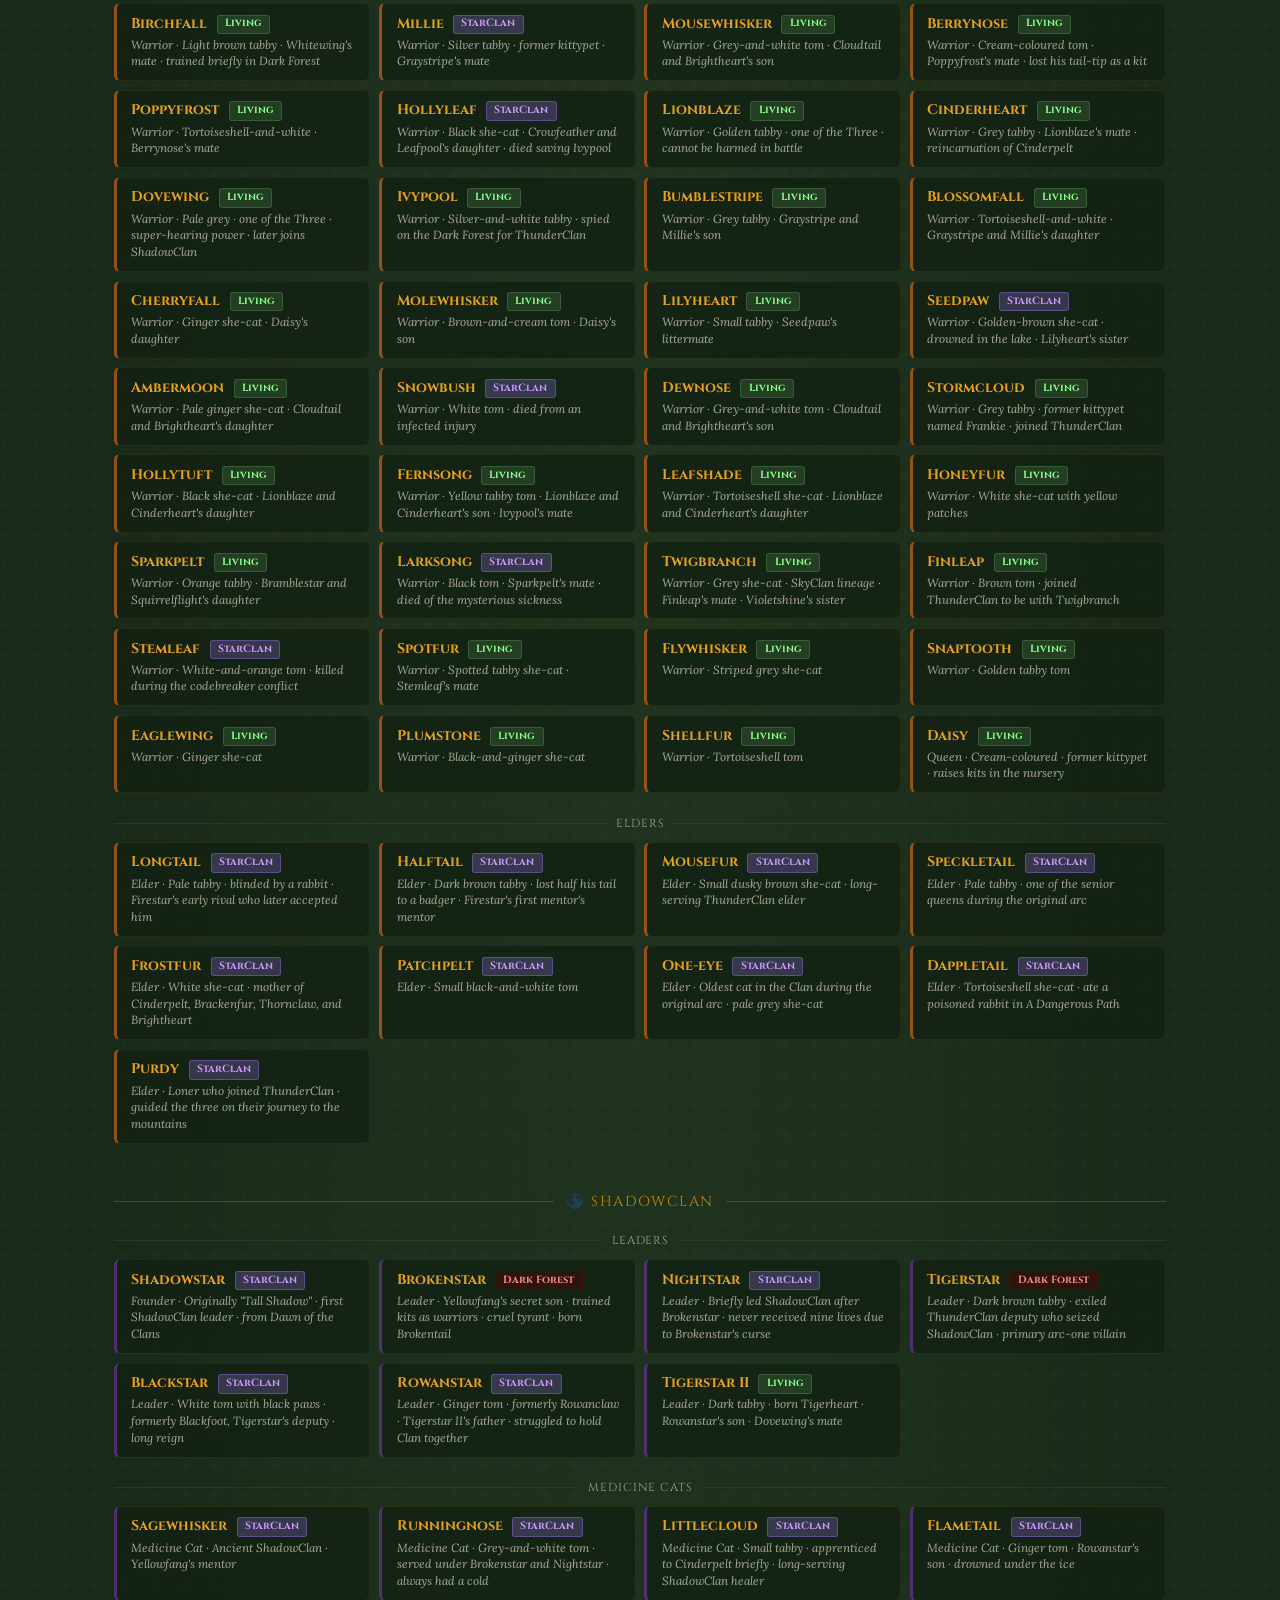
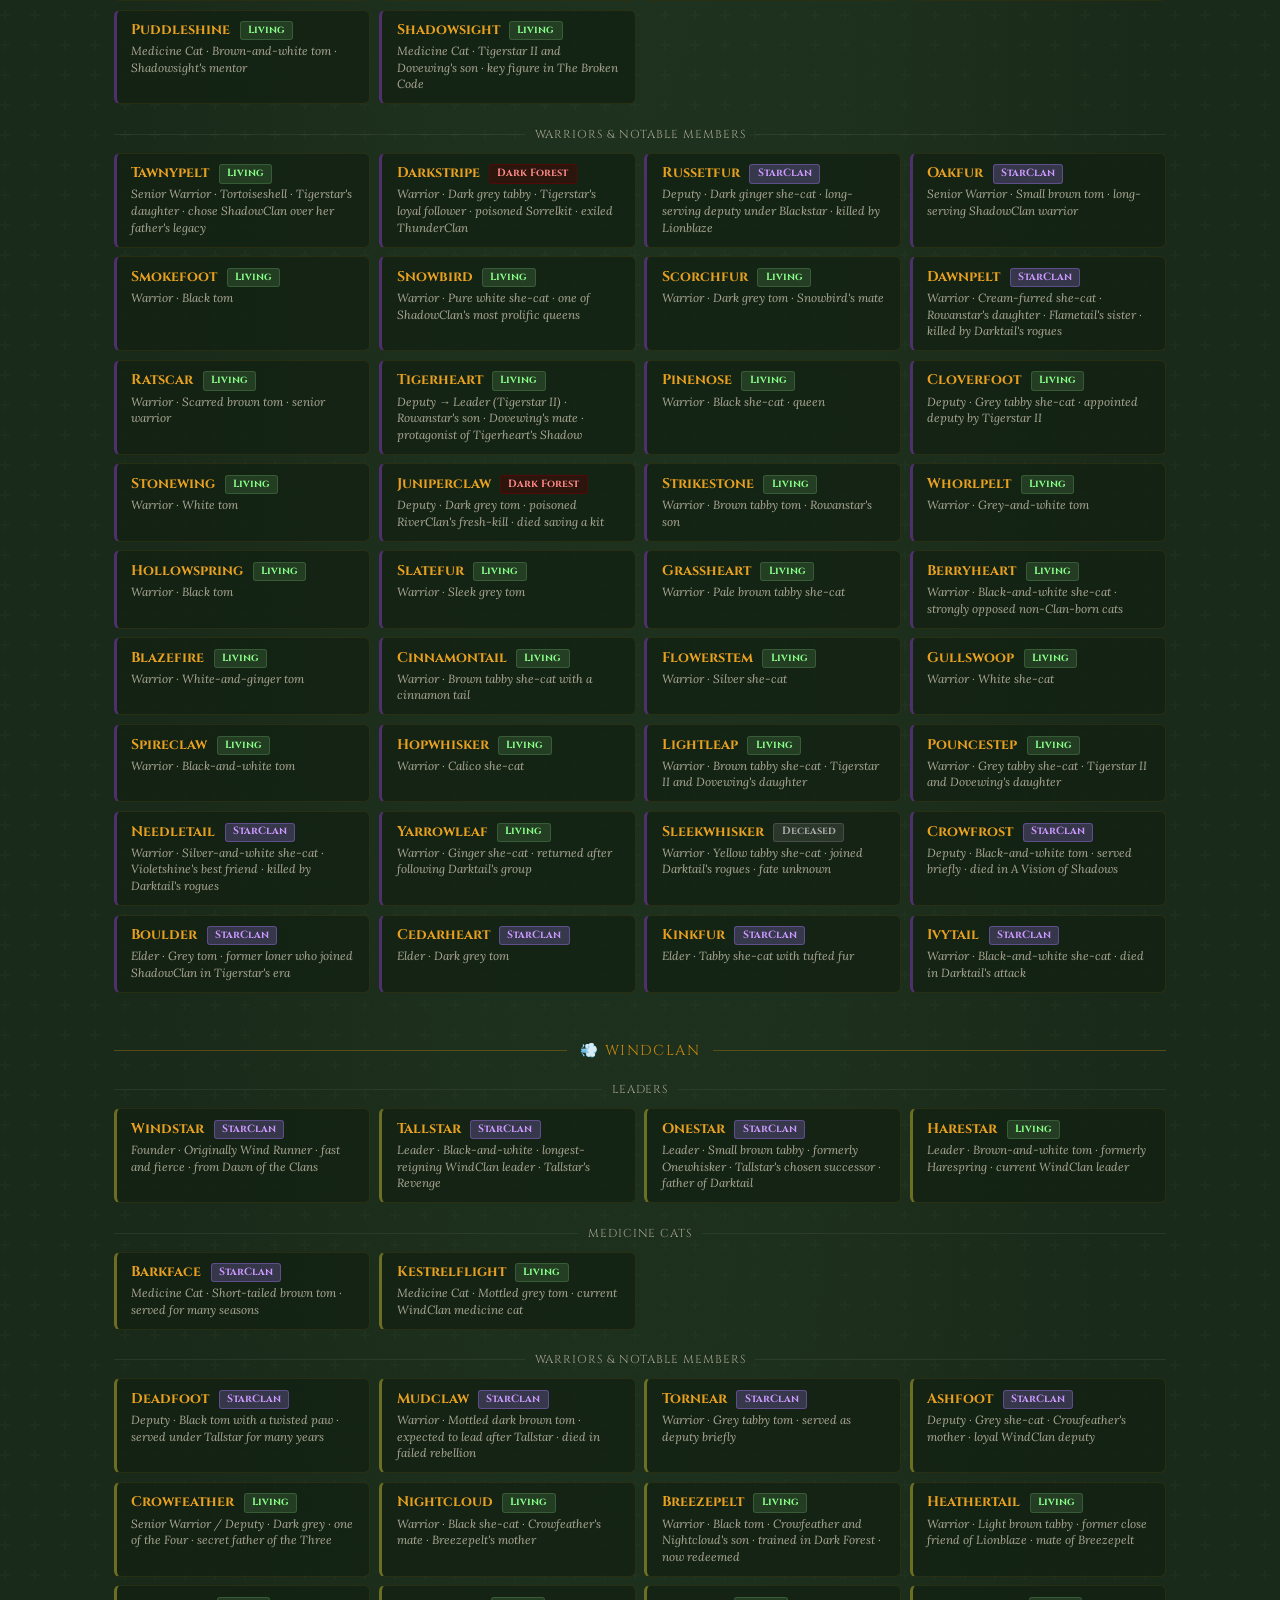
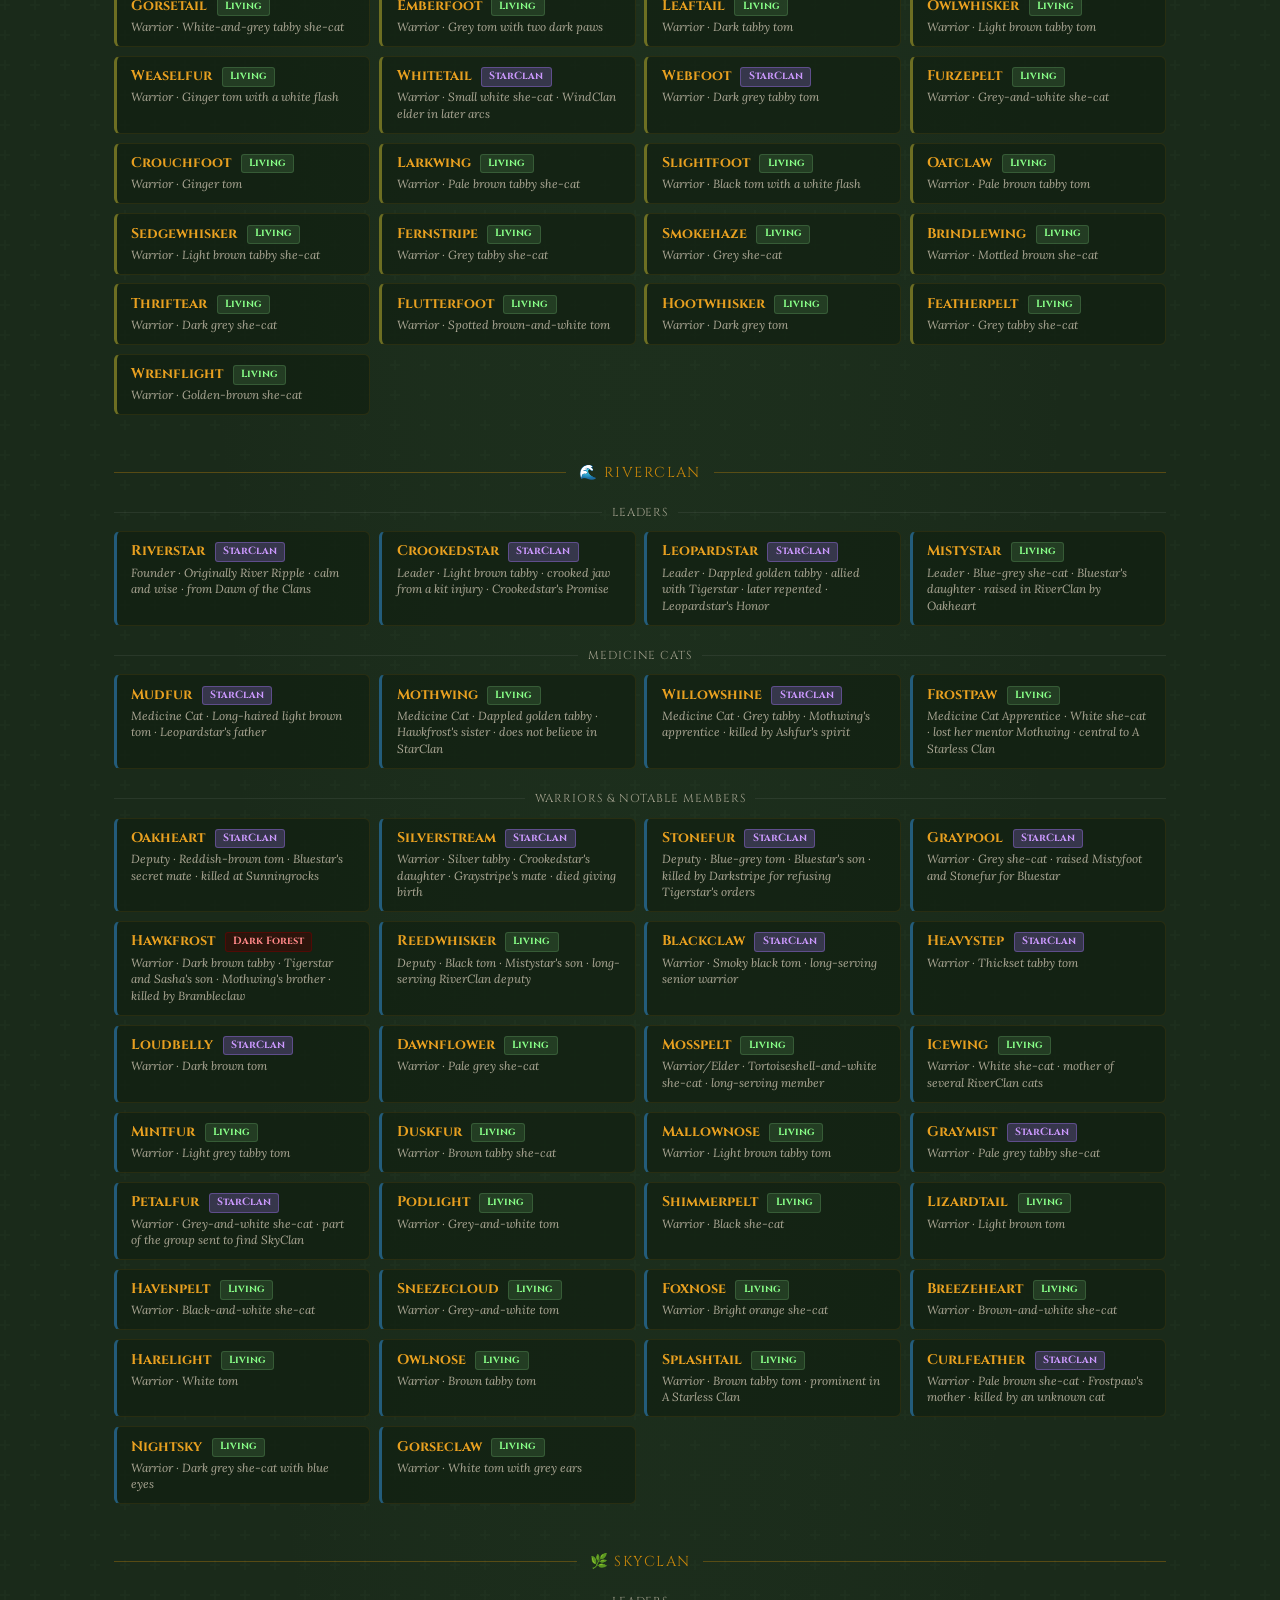
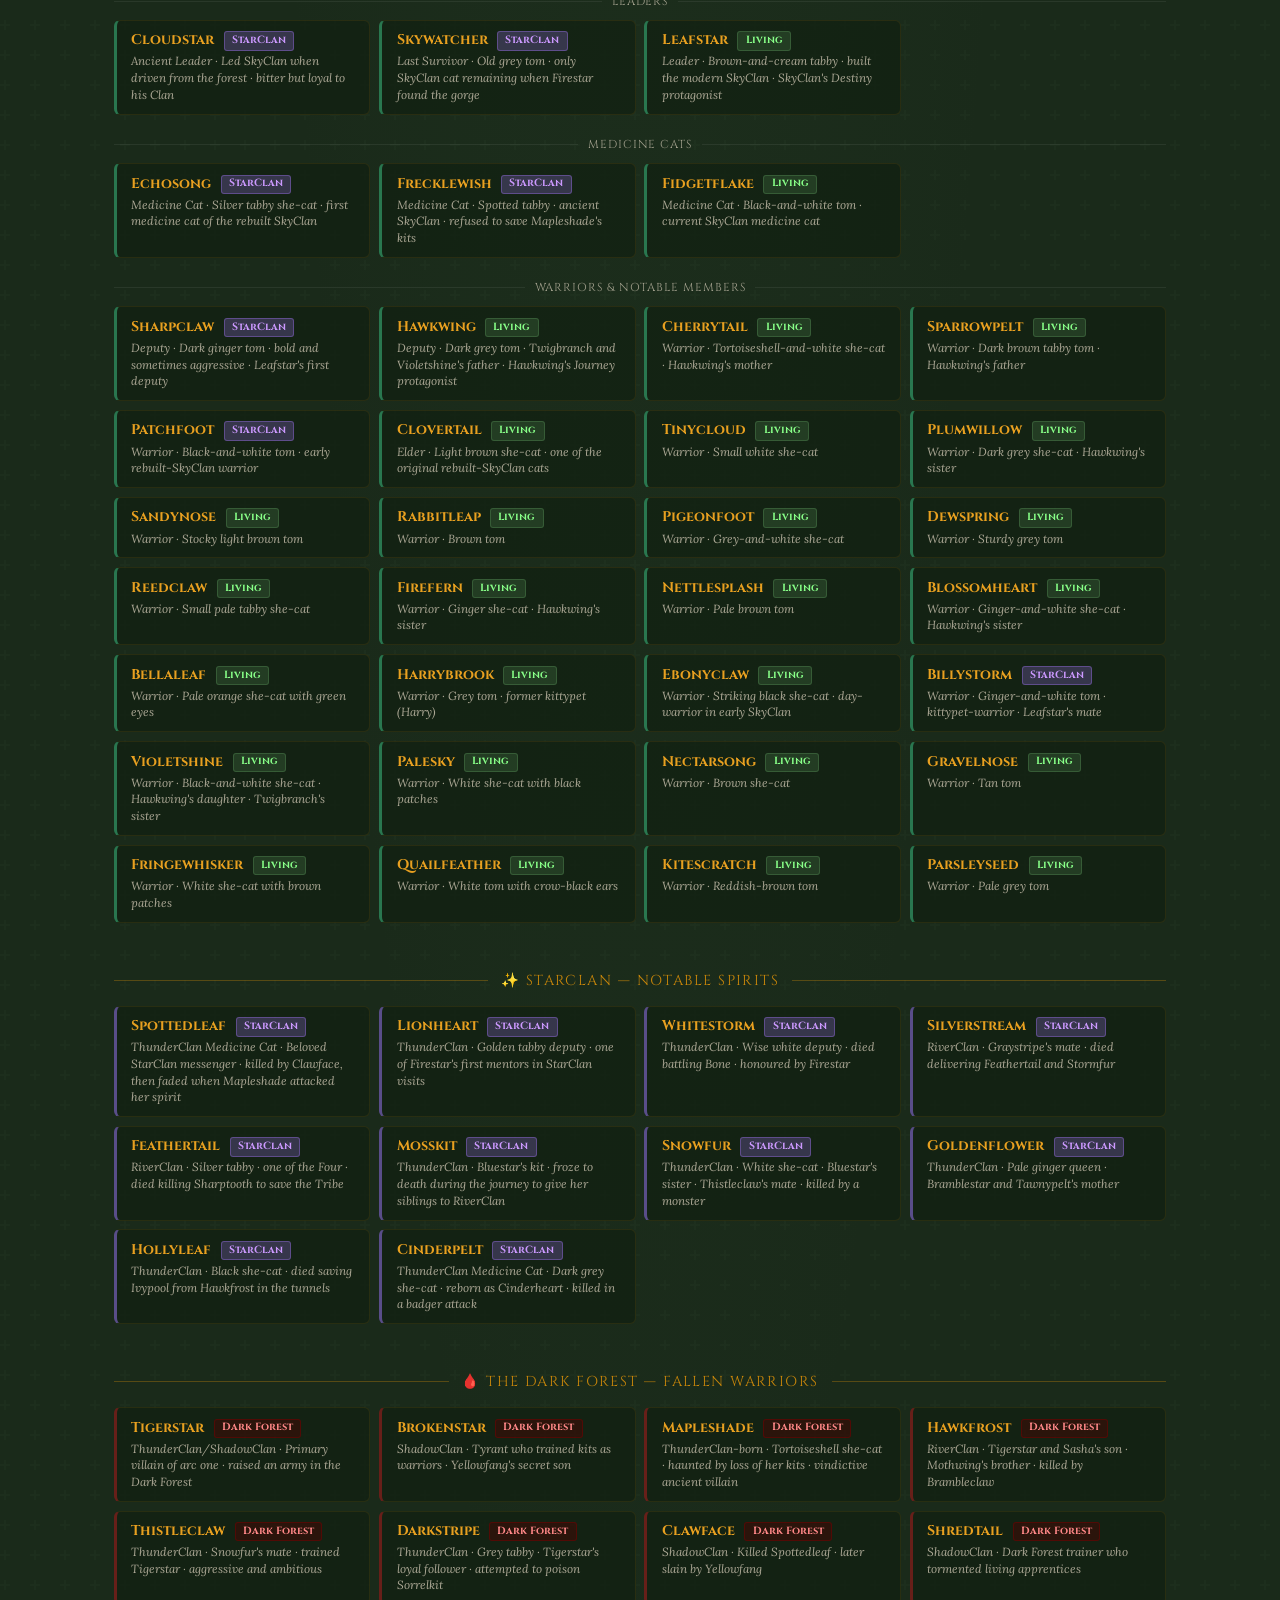
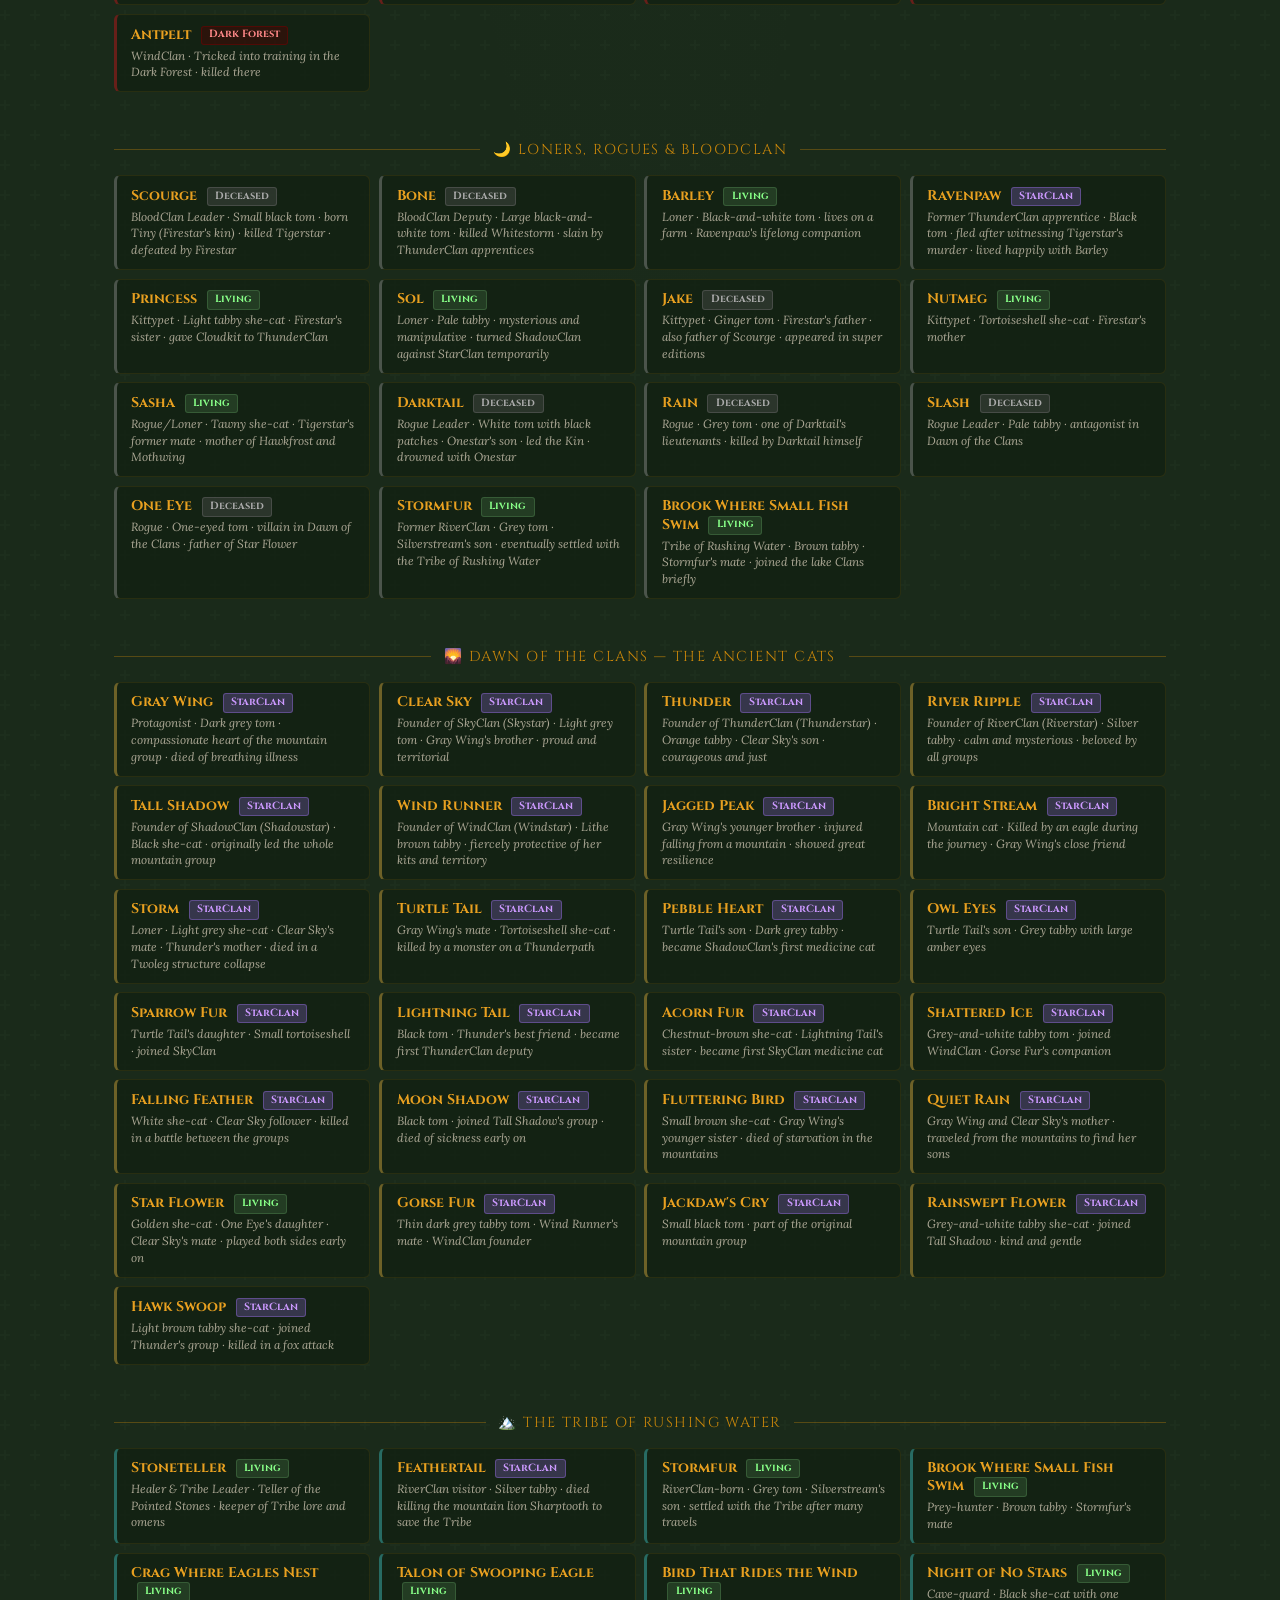
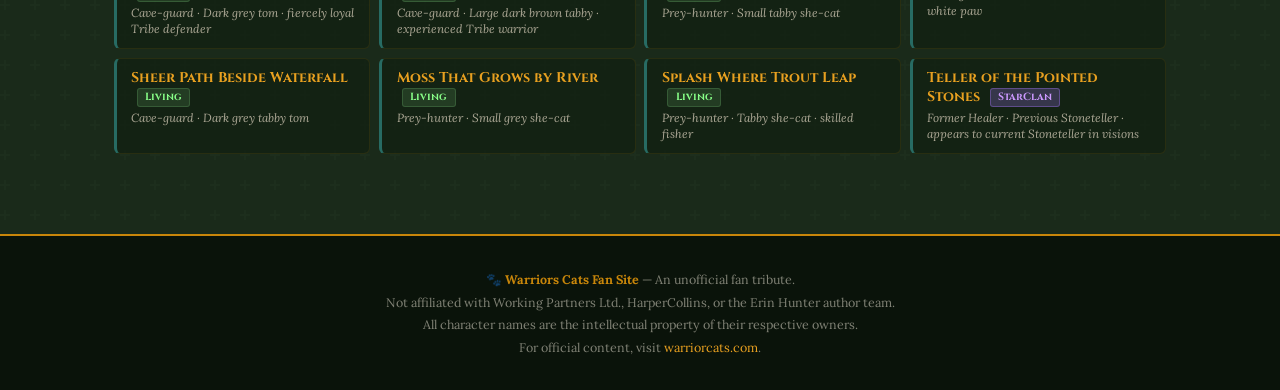
<file: characters.html>
<!DOCTYPE html>
<html lang="en">
<head>
  <meta charset="UTF-8" />
  <meta name="viewport" content="width=device-width, initial-scale=1.0" />
  <title>Characters — Warriors Cats Fan Site</title>
  <link rel="stylesheet" href="style.css" />
  <style>
    .filter-bar {
      display: flex;
      flex-wrap: wrap;
      gap: 0.5rem;
      margin-bottom: 2rem;
    }
    .filter-btn {
      background: rgba(45,74,45,0.6);
      border: 1px solid rgba(200,134,10,0.3);
      color: var(--parchment);
      font-family: 'Cinzel', serif;
      font-size: 0.78rem;
      letter-spacing: 0.05em;
      padding: 0.4rem 0.9rem;
      border-radius: 20px;
      cursor: pointer;
      transition: all 0.2s ease;
    }
    .filter-btn:hover,
    .filter-btn.active {
      background: rgba(200,134,10,0.2);
      border-color: var(--amber);
      color: var(--amber-light);
    }
    .char-status {
      display: inline-block;
      font-size: 0.65rem;
      padding: 0.12rem 0.45rem;
      border-radius: 3px;
      margin-left: 0.35rem;
      vertical-align: middle;
    }
    .status-living   { background: rgba(74,124,74,0.3); color: #88ff88; border: 1px solid rgba(74,124,74,0.5); }
    .status-deceased { background: rgba(100,100,100,0.3); color: #aaaaaa; border: 1px solid rgba(100,100,100,0.5); }
    .status-starclan { background: rgba(136,102,204,0.3); color: #cc99ff; border: 1px solid rgba(136,102,204,0.5); }
    .status-dark     { background: rgba(80,0,0,0.4); color: #ff8888; border: 1px solid rgba(120,0,0,0.5); }

    .section-divider {
      font-family: 'Cinzel', serif;
      font-size: 0.9rem;
      letter-spacing: 0.1em;
      color: var(--amber);
      text-transform: uppercase;
      display: flex;
      align-items: center;
      gap: 0.8rem;
      margin: 3rem 0 1rem;
    }
    .section-divider::before,
    .section-divider::after {
      content: '';
      flex: 1;
      height: 1px;
      background: rgba(200,134,10,0.35);
    }

    .sub-divider {
      font-family: 'Cinzel', serif;
      font-size: 0.72rem;
      letter-spacing: 0.08em;
      color: var(--parchment);
      opacity: 0.65;
      text-transform: uppercase;
      display: flex;
      align-items: center;
      gap: 0.6rem;
      margin: 1.4rem 0 0.7rem;
    }
    .sub-divider::before,
    .sub-divider::after {
      content: '';
      flex: 1;
      height: 1px;
      background: rgba(255,255,255,0.1);
    }

    /* Compact roster grid */
    .roster-grid {
      display: grid;
      grid-template-columns: repeat(auto-fill, minmax(215px, 1fr));
      gap: 0.55rem;
      margin-bottom: 1rem;
    }
    .roster-card {
      background: rgba(18,32,18,0.75);
      border: 1px solid rgba(200,134,10,0.12);
      border-radius: 6px;
      padding: 0.65rem 0.9rem;
      border-left: 3px solid rgba(200,134,10,0.2);
    }
    .roster-card h4 {
      font-family: 'Cinzel', serif;
      font-size: 0.88rem;
      margin: 0 0 0.18rem 0;
      color: var(--amber-light);
      line-height: 1.3;
    }
    .roster-card .roster-role {
      font-size: 0.74rem;
      color: var(--parchment);
      opacity: 0.72;
      font-style: italic;
      line-height: 1.4;
    }

    /* Clan border colours */
    .rc-thunder { border-left-color: rgba(255,120,30,0.55); }
    .rc-shadow  { border-left-color: rgba(140,60,200,0.5); }
    .rc-wind    { border-left-color: rgba(200,185,50,0.5); }
    .rc-river   { border-left-color: rgba(50,140,210,0.55); }
    .rc-sky     { border-left-color: rgba(60,190,130,0.55); }
    .rc-star    { border-left-color: rgba(160,120,255,0.5); }
    .rc-dark    { border-left-color: rgba(160,30,30,0.6); }
    .rc-ancient { border-left-color: rgba(200,160,60,0.5); }
    .rc-tribe   { border-left-color: rgba(60,180,180,0.5); }
    .rc-loner   { border-left-color: rgba(160,160,160,0.4); }
  </style>
</head>
<body>

  <!-- ======= HEADER ======= -->
  <header>
    <nav>
      <a class="nav-logo" href="index.html">
        <span class="paw">🐾</span> Warriors Cats
      </a>
      <ul>
        <li><a href="index.html">Home</a></li>
        <li><a href="clans.html">The Clans</a></li>
        <li><a href="characters.html" class="active">Characters</a></li>
        <li><a href="books.html">Book Series</a></li>
      </ul>
    </nav>
  </header>

  <!-- ======= HERO ======= -->
  <section class="hero">
    <span class="hero-icon">🐱</span>
    <h1>Characters</h1>
    <p class="subtitle">Every cat who shaped the destiny of the Clans.</p>
    <span class="disclaimer-badge">⚠ Unofficial Fan Site — Not affiliated with Working Partners Ltd. or HarperCollins</span>
  </section>

  <!-- ======= MAIN ======= -->
  <main>

    <p class="intro-text">
      The Warriors series spans hundreds of books and features an enormous cast of characters across all Clans, eras, and walks of life.
      This roster covers named cats from the main arcs, super editions, novellas, and prequel series — organized by Clan affiliation.
      Status badges reflect each character's fate as of their last appearance.
    </p>

    <!-- ══════════════════════════════════════
         THUNDERCLAN
    ══════════════════════════════════════ -->
    <div class="section-divider">⚡ ThunderClan</div>

    <div class="sub-divider">Leaders</div>
    <div class="roster-grid">

      <div class="roster-card rc-thunder">
        <h4>Thunderstar <span class="char-status status-starclan">StarClan</span></h4>
        <div class="roster-role">Founder & First Leader · Originally named Thunder · son of Clear Sky</div>
      </div>

      <div class="roster-card rc-thunder">
        <h4>Doestar <span class="char-status status-starclan">StarClan</span></h4>
        <div class="roster-role">Ancient Leader · Reigned before Pinestar's era</div>
      </div>

      <div class="roster-card rc-thunder">
        <h4>Pinestar <span class="char-status status-deceased">Deceased</span></h4>
        <div class="roster-role">Leader · Tigerstar's father · retired to become a kittypet</div>
      </div>

      <div class="roster-card rc-thunder">
        <h4>Sunstar <span class="char-status status-starclan">StarClan</span></h4>
        <div class="roster-role">Leader · Succeeded Pinestar · led ThunderClan before Bluestar</div>
      </div>

      <div class="roster-card rc-thunder">
        <h4>Bluestar <span class="char-status status-starclan">StarClan</span></h4>
        <div class="roster-role">Leader · Blue-grey she-cat · mentored Firestar · her story told in <em>Bluestar's Prophecy</em></div>
      </div>

      <div class="roster-card rc-thunder">
        <h4>Firestar <span class="char-status status-starclan">StarClan</span></h4>
        <div class="roster-role">Leader · Ginger tabby kittypet-turned-leader · protagonist of the original arc</div>
      </div>

      <div class="roster-card rc-thunder">
        <h4>Bramblestar <span class="char-status status-living">Living</span></h4>
        <div class="roster-role">Leader · Dark brown tabby · son of Tigerstar · Firestar's successor</div>
      </div>

      <div class="roster-card rc-thunder">
        <h4>Squirrelflight <span class="char-status status-living">Living</span></h4>
        <div class="roster-role">Deputy / Acting Leader · Dark ginger · Firestar's daughter · Bramblestar's mate</div>
      </div>

    </div>

    <div class="sub-divider">Medicine Cats</div>
    <div class="roster-grid">

      <div class="roster-card rc-thunder">
        <h4>Goosefeather <span class="char-status status-starclan">StarClan</span></h4>
        <div class="roster-role">Medicine Cat · Had powerful visions · Bluestar's uncle · from <em>Goosefeather's Curse</em></div>
      </div>

      <div class="roster-card rc-thunder">
        <h4>Featherwhisker <span class="char-status status-starclan">StarClan</span></h4>
        <div class="roster-role">Medicine Cat · Goosefeather's apprentice · served under Sunstar and Bluestar</div>
      </div>

      <div class="roster-card rc-thunder">
        <h4>Spottedleaf <span class="char-status status-starclan">StarClan</span></h4>
        <div class="roster-role">Medicine Cat · Tortoiseshell · killed by Clawface · cherished StarClan messenger to Firestar</div>
      </div>

      <div class="roster-card rc-thunder">
        <h4>Yellowfang <span class="char-status status-starclan">StarClan</span></h4>
        <div class="roster-role">Medicine Cat · Originally ShadowClan · joined ThunderClan · Brokenstar's secret mother</div>
      </div>

      <div class="roster-card rc-thunder">
        <h4>Cinderpelt <span class="char-status status-starclan">StarClan</span></h4>
        <div class="roster-role">Medicine Cat · Injured leg prevented warrior path · reincarnated as Cinderheart</div>
      </div>

      <div class="roster-card rc-thunder">
        <h4>Leafpool <span class="char-status status-starclan">StarClan</span></h4>
        <div class="roster-role">Medicine Cat → Warrior · Firestar's daughter · secret mother of Jayfeather, Lionblaze, Hollyleaf</div>
      </div>

      <div class="roster-card rc-thunder">
        <h4>Jayfeather <span class="char-status status-living">Living</span></h4>
        <div class="roster-role">Medicine Cat · Born blind · one of the Three · can walk in others' dreams</div>
      </div>

      <div class="roster-card rc-thunder">
        <h4>Alderheart <span class="char-status status-living">Living</span></h4>
        <div class="roster-role">Medicine Cat · Bramblestar's son · protagonist of <em>A Vision of Shadows</em></div>
      </div>

    </div>

    <div class="sub-divider">Warriors &amp; Notable Members</div>
    <div class="roster-grid">

      <div class="roster-card rc-thunder">
        <h4>Lionheart <span class="char-status status-starclan">StarClan</span></h4>
        <div class="roster-role">Deputy · Golden tabby · Bluestar's first deputy · killed by ShadowClan</div>
      </div>

      <div class="roster-card rc-thunder">
        <h4>Whitestorm <span class="char-status status-starclan">StarClan</span></h4>
        <div class="roster-role">Deputy · White tom · wise senior warrior · killed by Bone in <em>The Darkest Hour</em></div>
      </div>

      <div class="roster-card rc-thunder">
        <h4>Graystripe <span class="char-status status-living">Living</span></h4>
        <div class="roster-role">Senior Warrior / Deputy · Firestar's loyal best friend · Millie's mate</div>
      </div>

      <div class="roster-card rc-thunder">
        <h4>Sandstorm <span class="char-status status-starclan">StarClan</span></h4>
        <div class="roster-role">Senior Warrior · Pale ginger · Firestar's mate · mother of Squirrelflight and Leafpool</div>
      </div>

      <div class="roster-card rc-thunder">
        <h4>Dustpelt <span class="char-status status-starclan">StarClan</span></h4>
        <div class="roster-role">Senior Warrior · Dark brown tabby · Ferncloud's mate</div>
      </div>

      <div class="roster-card rc-thunder">
        <h4>Brackenfur <span class="char-status status-living">Living</span></h4>
        <div class="roster-role">Senior Warrior · Golden-brown tabby · briefly served as deputy</div>
      </div>

      <div class="roster-card rc-thunder">
        <h4>Cloudtail <span class="char-status status-living">Living</span></h4>
        <div class="roster-role">Senior Warrior · White tom · Firestar's nephew · Brightheart's mate · disputed StarClan belief</div>
      </div>

      <div class="roster-card rc-thunder">
        <h4>Brightheart <span class="char-status status-living">Living</span></h4>
        <div class="roster-role">Warrior · Disfigured by dogs · Cloudtail's devoted mate · formerly called Lostface</div>
      </div>

      <div class="roster-card rc-thunder">
        <h4>Thornclaw <span class="char-status status-living">Living</span></h4>
        <div class="roster-role">Senior Warrior · Golden-brown tabby · long-serving ThunderClan member</div>
      </div>

      <div class="roster-card rc-thunder">
        <h4>Ashfur <span class="char-status status-starclan">StarClan</span></h4>
        <div class="roster-role">Warrior · Grey tom · bitter after Squirrelflight rejected him · villain in <em>The Broken Code</em></div>
      </div>

      <div class="roster-card rc-thunder">
        <h4>Ferncloud <span class="char-status status-starclan">StarClan</span></h4>
        <div class="roster-role">Warrior · Pale grey · Dustpelt's mate · devoted mother · died in <em>The Last Hope</em></div>
      </div>

      <div class="roster-card rc-thunder">
        <h4>Whitewing <span class="char-status status-living">Living</span></h4>
        <div class="roster-role">Warrior · White she-cat · Cloudtail's daughter · Birchfall's mate</div>
      </div>

      <div class="roster-card rc-thunder">
        <h4>Birchfall <span class="char-status status-living">Living</span></h4>
        <div class="roster-role">Warrior · Light brown tabby · Whitewing's mate · trained briefly in Dark Forest</div>
      </div>

      <div class="roster-card rc-thunder">
        <h4>Millie <span class="char-status status-starclan">StarClan</span></h4>
        <div class="roster-role">Warrior · Silver tabby · former kittypet · Graystripe's mate</div>
      </div>

      <div class="roster-card rc-thunder">
        <h4>Mousewhisker <span class="char-status status-living">Living</span></h4>
        <div class="roster-role">Warrior · Grey-and-white tom · Cloudtail and Brightheart's son</div>
      </div>

      <div class="roster-card rc-thunder">
        <h4>Berrynose <span class="char-status status-living">Living</span></h4>
        <div class="roster-role">Warrior · Cream-coloured tom · Poppyfrost's mate · lost his tail-tip as a kit</div>
      </div>

      <div class="roster-card rc-thunder">
        <h4>Poppyfrost <span class="char-status status-living">Living</span></h4>
        <div class="roster-role">Warrior · Tortoiseshell-and-white · Berrynose's mate</div>
      </div>

      <div class="roster-card rc-thunder">
        <h4>Hollyleaf <span class="char-status status-starclan">StarClan</span></h4>
        <div class="roster-role">Warrior · Black she-cat · Crowfeather and Leafpool's daughter · died saving Ivypool</div>
      </div>

      <div class="roster-card rc-thunder">
        <h4>Lionblaze <span class="char-status status-living">Living</span></h4>
        <div class="roster-role">Warrior · Golden tabby · one of the Three · cannot be harmed in battle</div>
      </div>

      <div class="roster-card rc-thunder">
        <h4>Cinderheart <span class="char-status status-living">Living</span></h4>
        <div class="roster-role">Warrior · Grey tabby · Lionblaze's mate · reincarnation of Cinderpelt</div>
      </div>

      <div class="roster-card rc-thunder">
        <h4>Dovewing <span class="char-status status-living">Living</span></h4>
        <div class="roster-role">Warrior · Pale grey · one of the Three · super-hearing power · later joins ShadowClan</div>
      </div>

      <div class="roster-card rc-thunder">
        <h4>Ivypool <span class="char-status status-living">Living</span></h4>
        <div class="roster-role">Warrior · Silver-and-white tabby · spied on the Dark Forest for ThunderClan</div>
      </div>

      <div class="roster-card rc-thunder">
        <h4>Bumblestripe <span class="char-status status-living">Living</span></h4>
        <div class="roster-role">Warrior · Grey tabby · Graystripe and Millie's son</div>
      </div>

      <div class="roster-card rc-thunder">
        <h4>Blossomfall <span class="char-status status-living">Living</span></h4>
        <div class="roster-role">Warrior · Tortoiseshell-and-white · Graystripe and Millie's daughter</div>
      </div>

      <div class="roster-card rc-thunder">
        <h4>Cherryfall <span class="char-status status-living">Living</span></h4>
        <div class="roster-role">Warrior · Ginger she-cat · Daisy's daughter</div>
      </div>

      <div class="roster-card rc-thunder">
        <h4>Molewhisker <span class="char-status status-living">Living</span></h4>
        <div class="roster-role">Warrior · Brown-and-cream tom · Daisy's son</div>
      </div>

      <div class="roster-card rc-thunder">
        <h4>Lilyheart <span class="char-status status-living">Living</span></h4>
        <div class="roster-role">Warrior · Small tabby · Seedpaw's littermate</div>
      </div>

      <div class="roster-card rc-thunder">
        <h4>Seedpaw <span class="char-status status-starclan">StarClan</span></h4>
        <div class="roster-role">Warrior · Golden-brown she-cat · drowned in the lake · Lilyheart's sister</div>
      </div>

      <div class="roster-card rc-thunder">
        <h4>Ambermoon <span class="char-status status-living">Living</span></h4>
        <div class="roster-role">Warrior · Pale ginger she-cat · Cloudtail and Brightheart's daughter</div>
      </div>

      <div class="roster-card rc-thunder">
        <h4>Snowbush <span class="char-status status-starclan">StarClan</span></h4>
        <div class="roster-role">Warrior · White tom · died from an infected injury</div>
      </div>

      <div class="roster-card rc-thunder">
        <h4>Dewnose <span class="char-status status-living">Living</span></h4>
        <div class="roster-role">Warrior · Grey-and-white tom · Cloudtail and Brightheart's son</div>
      </div>

      <div class="roster-card rc-thunder">
        <h4>Stormcloud <span class="char-status status-living">Living</span></h4>
        <div class="roster-role">Warrior · Grey tabby · former kittypet named Frankie · joined ThunderClan</div>
      </div>

      <div class="roster-card rc-thunder">
        <h4>Hollytuft <span class="char-status status-living">Living</span></h4>
        <div class="roster-role">Warrior · Black she-cat · Lionblaze and Cinderheart's daughter</div>
      </div>

      <div class="roster-card rc-thunder">
        <h4>Fernsong <span class="char-status status-living">Living</span></h4>
        <div class="roster-role">Warrior · Yellow tabby tom · Lionblaze and Cinderheart's son · Ivypool's mate</div>
      </div>

      <div class="roster-card rc-thunder">
        <h4>Leafshade <span class="char-status status-living">Living</span></h4>
        <div class="roster-role">Warrior · Tortoiseshell she-cat · Lionblaze and Cinderheart's daughter</div>
      </div>

      <div class="roster-card rc-thunder">
        <h4>Honeyfur <span class="char-status status-living">Living</span></h4>
        <div class="roster-role">Warrior · White she-cat with yellow patches</div>
      </div>

      <div class="roster-card rc-thunder">
        <h4>Sparkpelt <span class="char-status status-living">Living</span></h4>
        <div class="roster-role">Warrior · Orange tabby · Bramblestar and Squirrelflight's daughter</div>
      </div>

      <div class="roster-card rc-thunder">
        <h4>Larksong <span class="char-status status-starclan">StarClan</span></h4>
        <div class="roster-role">Warrior · Black tom · Sparkpelt's mate · died of the mysterious sickness</div>
      </div>

      <div class="roster-card rc-thunder">
        <h4>Twigbranch <span class="char-status status-living">Living</span></h4>
        <div class="roster-role">Warrior · Grey she-cat · SkyClan lineage · Finleap's mate · Violetshine's sister</div>
      </div>

      <div class="roster-card rc-thunder">
        <h4>Finleap <span class="char-status status-living">Living</span></h4>
        <div class="roster-role">Warrior · Brown tom · joined ThunderClan to be with Twigbranch</div>
      </div>

      <div class="roster-card rc-thunder">
        <h4>Stemleaf <span class="char-status status-starclan">StarClan</span></h4>
        <div class="roster-role">Warrior · White-and-orange tom · killed during the codebreaker conflict</div>
      </div>

      <div class="roster-card rc-thunder">
        <h4>Spotfur <span class="char-status status-living">Living</span></h4>
        <div class="roster-role">Warrior · Spotted tabby she-cat · Stemleaf's mate</div>
      </div>

      <div class="roster-card rc-thunder">
        <h4>Flywhisker <span class="char-status status-living">Living</span></h4>
        <div class="roster-role">Warrior · Striped grey she-cat</div>
      </div>

      <div class="roster-card rc-thunder">
        <h4>Snaptooth <span class="char-status status-living">Living</span></h4>
        <div class="roster-role">Warrior · Golden tabby tom</div>
      </div>

      <div class="roster-card rc-thunder">
        <h4>Eaglewing <span class="char-status status-living">Living</span></h4>
        <div class="roster-role">Warrior · Ginger she-cat</div>
      </div>

      <div class="roster-card rc-thunder">
        <h4>Plumstone <span class="char-status status-living">Living</span></h4>
        <div class="roster-role">Warrior · Black-and-ginger she-cat</div>
      </div>

      <div class="roster-card rc-thunder">
        <h4>Shellfur <span class="char-status status-living">Living</span></h4>
        <div class="roster-role">Warrior · Tortoiseshell tom</div>
      </div>

      <div class="roster-card rc-thunder">
        <h4>Daisy <span class="char-status status-living">Living</span></h4>
        <div class="roster-role">Queen · Cream-coloured · former kittypet · raises kits in the nursery</div>
      </div>

    </div>

    <div class="sub-divider">Elders</div>
    <div class="roster-grid">

      <div class="roster-card rc-thunder">
        <h4>Longtail <span class="char-status status-starclan">StarClan</span></h4>
        <div class="roster-role">Elder · Pale tabby · blinded by a rabbit · Firestar's early rival who later accepted him</div>
      </div>

      <div class="roster-card rc-thunder">
        <h4>Halftail <span class="char-status status-starclan">StarClan</span></h4>
        <div class="roster-role">Elder · Dark brown tabby · lost half his tail to a badger · Firestar's first mentor's mentor</div>
      </div>

      <div class="roster-card rc-thunder">
        <h4>Mousefur <span class="char-status status-starclan">StarClan</span></h4>
        <div class="roster-role">Elder · Small dusky brown she-cat · long-serving ThunderClan elder</div>
      </div>

      <div class="roster-card rc-thunder">
        <h4>Speckletail <span class="char-status status-starclan">StarClan</span></h4>
        <div class="roster-role">Elder · Pale tabby · one of the senior queens during the original arc</div>
      </div>

      <div class="roster-card rc-thunder">
        <h4>Frostfur <span class="char-status status-starclan">StarClan</span></h4>
        <div class="roster-role">Elder · White she-cat · mother of Cinderpelt, Brackenfur, Thornclaw, and Brightheart</div>
      </div>

      <div class="roster-card rc-thunder">
        <h4>Patchpelt <span class="char-status status-starclan">StarClan</span></h4>
        <div class="roster-role">Elder · Small black-and-white tom</div>
      </div>

      <div class="roster-card rc-thunder">
        <h4>One-eye <span class="char-status status-starclan">StarClan</span></h4>
        <div class="roster-role">Elder · Oldest cat in the Clan during the original arc · pale grey she-cat</div>
      </div>

      <div class="roster-card rc-thunder">
        <h4>Dappletail <span class="char-status status-starclan">StarClan</span></h4>
        <div class="roster-role">Elder · Tortoiseshell she-cat · ate a poisoned rabbit in <em>A Dangerous Path</em></div>
      </div>

      <div class="roster-card rc-thunder">
        <h4>Purdy <span class="char-status status-starclan">StarClan</span></h4>
        <div class="roster-role">Elder · Loner who joined ThunderClan · guided the three on their journey to the mountains</div>
      </div>

    </div>


    <!-- ══════════════════════════════════════
         SHADOWCLAN
    ══════════════════════════════════════ -->
    <div class="section-divider">🌑 ShadowClan</div>

    <div class="sub-divider">Leaders</div>
    <div class="roster-grid">

      <div class="roster-card rc-shadow">
        <h4>Shadowstar <span class="char-status status-starclan">StarClan</span></h4>
        <div class="roster-role">Founder · Originally "Tall Shadow" · first ShadowClan leader · from <em>Dawn of the Clans</em></div>
      </div>

      <div class="roster-card rc-shadow">
        <h4>Brokenstar <span class="char-status status-dark">Dark Forest</span></h4>
        <div class="roster-role">Leader · Yellowfang's secret son · trained kits as warriors · cruel tyrant · born Brokentail</div>
      </div>

      <div class="roster-card rc-shadow">
        <h4>Nightstar <span class="char-status status-starclan">StarClan</span></h4>
        <div class="roster-role">Leader · Briefly led ShadowClan after Brokenstar · never received nine lives due to Brokenstar's curse</div>
      </div>

      <div class="roster-card rc-shadow">
        <h4>Tigerstar <span class="char-status status-dark">Dark Forest</span></h4>
        <div class="roster-role">Leader · Dark brown tabby · exiled ThunderClan deputy who seized ShadowClan · primary arc-one villain</div>
      </div>

      <div class="roster-card rc-shadow">
        <h4>Blackstar <span class="char-status status-starclan">StarClan</span></h4>
        <div class="roster-role">Leader · White tom with black paws · formerly Blackfoot, Tigerstar's deputy · long reign</div>
      </div>

      <div class="roster-card rc-shadow">
        <h4>Rowanstar <span class="char-status status-starclan">StarClan</span></h4>
        <div class="roster-role">Leader · Ginger tom · formerly Rowanclaw · Tigerstar II's father · struggled to hold Clan together</div>
      </div>

      <div class="roster-card rc-shadow">
        <h4>Tigerstar II <span class="char-status status-living">Living</span></h4>
        <div class="roster-role">Leader · Dark tabby · born Tigerheart · Rowanstar's son · Dovewing's mate</div>
      </div>

    </div>

    <div class="sub-divider">Medicine Cats</div>
    <div class="roster-grid">

      <div class="roster-card rc-shadow">
        <h4>Sagewhisker <span class="char-status status-starclan">StarClan</span></h4>
        <div class="roster-role">Medicine Cat · Ancient ShadowClan · Yellowfang's mentor</div>
      </div>

      <div class="roster-card rc-shadow">
        <h4>Runningnose <span class="char-status status-starclan">StarClan</span></h4>
        <div class="roster-role">Medicine Cat · Grey-and-white tom · served under Brokenstar and Nightstar · always had a cold</div>
      </div>

      <div class="roster-card rc-shadow">
        <h4>Littlecloud <span class="char-status status-starclan">StarClan</span></h4>
        <div class="roster-role">Medicine Cat · Small tabby · apprenticed to Cinderpelt briefly · long-serving ShadowClan healer</div>
      </div>

      <div class="roster-card rc-shadow">
        <h4>Flametail <span class="char-status status-starclan">StarClan</span></h4>
        <div class="roster-role">Medicine Cat · Ginger tom · Rowanstar's son · drowned under the ice</div>
      </div>

      <div class="roster-card rc-shadow">
        <h4>Puddleshine <span class="char-status status-living">Living</span></h4>
        <div class="roster-role">Medicine Cat · Brown-and-white tom · Shadowsight's mentor</div>
      </div>

      <div class="roster-card rc-shadow">
        <h4>Shadowsight <span class="char-status status-living">Living</span></h4>
        <div class="roster-role">Medicine Cat · Tigerstar II and Dovewing's son · key figure in <em>The Broken Code</em></div>
      </div>

    </div>

    <div class="sub-divider">Warriors &amp; Notable Members</div>
    <div class="roster-grid">

      <div class="roster-card rc-shadow">
        <h4>Tawnypelt <span class="char-status status-living">Living</span></h4>
        <div class="roster-role">Senior Warrior · Tortoiseshell · Tigerstar's daughter · chose ShadowClan over her father's legacy</div>
      </div>

      <div class="roster-card rc-shadow">
        <h4>Darkstripe <span class="char-status status-dark">Dark Forest</span></h4>
        <div class="roster-role">Warrior · Dark grey tabby · Tigerstar's loyal follower · poisoned Sorrelkit · exiled ThunderClan</div>
      </div>

      <div class="roster-card rc-shadow">
        <h4>Russetfur <span class="char-status status-starclan">StarClan</span></h4>
        <div class="roster-role">Deputy · Dark ginger she-cat · long-serving deputy under Blackstar · killed by Lionblaze</div>
      </div>

      <div class="roster-card rc-shadow">
        <h4>Oakfur <span class="char-status status-starclan">StarClan</span></h4>
        <div class="roster-role">Senior Warrior · Small brown tom · long-serving ShadowClan warrior</div>
      </div>

      <div class="roster-card rc-shadow">
        <h4>Smokefoot <span class="char-status status-living">Living</span></h4>
        <div class="roster-role">Warrior · Black tom</div>
      </div>

      <div class="roster-card rc-shadow">
        <h4>Snowbird <span class="char-status status-living">Living</span></h4>
        <div class="roster-role">Warrior · Pure white she-cat · one of ShadowClan's most prolific queens</div>
      </div>

      <div class="roster-card rc-shadow">
        <h4>Scorchfur <span class="char-status status-living">Living</span></h4>
        <div class="roster-role">Warrior · Dark grey tom · Snowbird's mate</div>
      </div>

      <div class="roster-card rc-shadow">
        <h4>Dawnpelt <span class="char-status status-starclan">StarClan</span></h4>
        <div class="roster-role">Warrior · Cream-furred she-cat · Rowanstar's daughter · Flametail's sister · killed by Darktail's rogues</div>
      </div>

      <div class="roster-card rc-shadow">
        <h4>Ratscar <span class="char-status status-living">Living</span></h4>
        <div class="roster-role">Warrior · Scarred brown tom · senior warrior</div>
      </div>

      <div class="roster-card rc-shadow">
        <h4>Tigerheart <span class="char-status status-living">Living</span></h4>
        <div class="roster-role">Deputy → Leader (Tigerstar II) · Rowanstar's son · Dovewing's mate · protagonist of <em>Tigerheart's Shadow</em></div>
      </div>

      <div class="roster-card rc-shadow">
        <h4>Pinenose <span class="char-status status-living">Living</span></h4>
        <div class="roster-role">Warrior · Black she-cat · queen</div>
      </div>

      <div class="roster-card rc-shadow">
        <h4>Cloverfoot <span class="char-status status-living">Living</span></h4>
        <div class="roster-role">Deputy · Grey tabby she-cat · appointed deputy by Tigerstar II</div>
      </div>

      <div class="roster-card rc-shadow">
        <h4>Stonewing <span class="char-status status-living">Living</span></h4>
        <div class="roster-role">Warrior · White tom</div>
      </div>

      <div class="roster-card rc-shadow">
        <h4>Juniperclaw <span class="char-status status-dark">Dark Forest</span></h4>
        <div class="roster-role">Deputy · Dark grey tom · poisoned RiverClan's fresh-kill · died saving a kit</div>
      </div>

      <div class="roster-card rc-shadow">
        <h4>Strikestone <span class="char-status status-living">Living</span></h4>
        <div class="roster-role">Warrior · Brown tabby tom · Rowanstar's son</div>
      </div>

      <div class="roster-card rc-shadow">
        <h4>Whorlpelt <span class="char-status status-living">Living</span></h4>
        <div class="roster-role">Warrior · Grey-and-white tom</div>
      </div>

      <div class="roster-card rc-shadow">
        <h4>Hollowspring <span class="char-status status-living">Living</span></h4>
        <div class="roster-role">Warrior · Black tom</div>
      </div>

      <div class="roster-card rc-shadow">
        <h4>Slatefur <span class="char-status status-living">Living</span></h4>
        <div class="roster-role">Warrior · Sleek grey tom</div>
      </div>

      <div class="roster-card rc-shadow">
        <h4>Grassheart <span class="char-status status-living">Living</span></h4>
        <div class="roster-role">Warrior · Pale brown tabby she-cat</div>
      </div>

      <div class="roster-card rc-shadow">
        <h4>Berryheart <span class="char-status status-living">Living</span></h4>
        <div class="roster-role">Warrior · Black-and-white she-cat · strongly opposed non-Clan-born cats</div>
      </div>

      <div class="roster-card rc-shadow">
        <h4>Blazefire <span class="char-status status-living">Living</span></h4>
        <div class="roster-role">Warrior · White-and-ginger tom</div>
      </div>

      <div class="roster-card rc-shadow">
        <h4>Cinnamontail <span class="char-status status-living">Living</span></h4>
        <div class="roster-role">Warrior · Brown tabby she-cat with a cinnamon tail</div>
      </div>

      <div class="roster-card rc-shadow">
        <h4>Flowerstem <span class="char-status status-living">Living</span></h4>
        <div class="roster-role">Warrior · Silver she-cat</div>
      </div>

      <div class="roster-card rc-shadow">
        <h4>Gullswoop <span class="char-status status-living">Living</span></h4>
        <div class="roster-role">Warrior · White she-cat</div>
      </div>

      <div class="roster-card rc-shadow">
        <h4>Spireclaw <span class="char-status status-living">Living</span></h4>
        <div class="roster-role">Warrior · Black-and-white tom</div>
      </div>

      <div class="roster-card rc-shadow">
        <h4>Hopwhisker <span class="char-status status-living">Living</span></h4>
        <div class="roster-role">Warrior · Calico she-cat</div>
      </div>

      <div class="roster-card rc-shadow">
        <h4>Lightleap <span class="char-status status-living">Living</span></h4>
        <div class="roster-role">Warrior · Brown tabby she-cat · Tigerstar II and Dovewing's daughter</div>
      </div>

      <div class="roster-card rc-shadow">
        <h4>Pouncestep <span class="char-status status-living">Living</span></h4>
        <div class="roster-role">Warrior · Grey tabby she-cat · Tigerstar II and Dovewing's daughter</div>
      </div>

      <div class="roster-card rc-shadow">
        <h4>Needletail <span class="char-status status-starclan">StarClan</span></h4>
        <div class="roster-role">Warrior · Silver-and-white she-cat · Violetshine's best friend · killed by Darktail's rogues</div>
      </div>

      <div class="roster-card rc-shadow">
        <h4>Yarrowleaf <span class="char-status status-living">Living</span></h4>
        <div class="roster-role">Warrior · Ginger she-cat · returned after following Darktail's group</div>
      </div>

      <div class="roster-card rc-shadow">
        <h4>Sleekwhisker <span class="char-status status-deceased">Deceased</span></h4>
        <div class="roster-role">Warrior · Yellow tabby she-cat · joined Darktail's rogues · fate unknown</div>
      </div>

      <div class="roster-card rc-shadow">
        <h4>Crowfrost <span class="char-status status-starclan">StarClan</span></h4>
        <div class="roster-role">Deputy · Black-and-white tom · served briefly · died in <em>A Vision of Shadows</em></div>
      </div>

      <div class="roster-card rc-shadow">
        <h4>Boulder <span class="char-status status-starclan">StarClan</span></h4>
        <div class="roster-role">Elder · Grey tom · former loner who joined ShadowClan in Tigerstar's era</div>
      </div>

      <div class="roster-card rc-shadow">
        <h4>Cedarheart <span class="char-status status-starclan">StarClan</span></h4>
        <div class="roster-role">Elder · Dark grey tom</div>
      </div>

      <div class="roster-card rc-shadow">
        <h4>Kinkfur <span class="char-status status-starclan">StarClan</span></h4>
        <div class="roster-role">Elder · Tabby she-cat with tufted fur</div>
      </div>

      <div class="roster-card rc-shadow">
        <h4>Ivytail <span class="char-status status-starclan">StarClan</span></h4>
        <div class="roster-role">Warrior · Black-and-white she-cat · died in Darktail's attack</div>
      </div>

    </div>


    <!-- ══════════════════════════════════════
         WINDCLAN
    ══════════════════════════════════════ -->
    <div class="section-divider">💨 WindClan</div>

    <div class="sub-divider">Leaders</div>
    <div class="roster-grid">

      <div class="roster-card rc-wind">
        <h4>Windstar <span class="char-status status-starclan">StarClan</span></h4>
        <div class="roster-role">Founder · Originally Wind Runner · fast and fierce · from <em>Dawn of the Clans</em></div>
      </div>

      <div class="roster-card rc-wind">
        <h4>Tallstar <span class="char-status status-starclan">StarClan</span></h4>
        <div class="roster-role">Leader · Black-and-white · longest-reigning WindClan leader · <em>Tallstar's Revenge</em></div>
      </div>

      <div class="roster-card rc-wind">
        <h4>Onestar <span class="char-status status-starclan">StarClan</span></h4>
        <div class="roster-role">Leader · Small brown tabby · formerly Onewhisker · Tallstar's chosen successor · father of Darktail</div>
      </div>

      <div class="roster-card rc-wind">
        <h4>Harestar <span class="char-status status-living">Living</span></h4>
        <div class="roster-role">Leader · Brown-and-white tom · formerly Harespring · current WindClan leader</div>
      </div>

    </div>

    <div class="sub-divider">Medicine Cats</div>
    <div class="roster-grid">

      <div class="roster-card rc-wind">
        <h4>Barkface <span class="char-status status-starclan">StarClan</span></h4>
        <div class="roster-role">Medicine Cat · Short-tailed brown tom · served for many seasons</div>
      </div>

      <div class="roster-card rc-wind">
        <h4>Kestrelflight <span class="char-status status-living">Living</span></h4>
        <div class="roster-role">Medicine Cat · Mottled grey tom · current WindClan medicine cat</div>
      </div>

    </div>

    <div class="sub-divider">Warriors &amp; Notable Members</div>
    <div class="roster-grid">

      <div class="roster-card rc-wind">
        <h4>Deadfoot <span class="char-status status-starclan">StarClan</span></h4>
        <div class="roster-role">Deputy · Black tom with a twisted paw · served under Tallstar for many years</div>
      </div>

      <div class="roster-card rc-wind">
        <h4>Mudclaw <span class="char-status status-starclan">StarClan</span></h4>
        <div class="roster-role">Warrior · Mottled dark brown tom · expected to lead after Tallstar · died in failed rebellion</div>
      </div>

      <div class="roster-card rc-wind">
        <h4>Tornear <span class="char-status status-starclan">StarClan</span></h4>
        <div class="roster-role">Warrior · Grey tabby tom · served as deputy briefly</div>
      </div>

      <div class="roster-card rc-wind">
        <h4>Ashfoot <span class="char-status status-starclan">StarClan</span></h4>
        <div class="roster-role">Deputy · Grey she-cat · Crowfeather's mother · loyal WindClan deputy</div>
      </div>

      <div class="roster-card rc-wind">
        <h4>Crowfeather <span class="char-status status-living">Living</span></h4>
        <div class="roster-role">Senior Warrior / Deputy · Dark grey · one of the Four · secret father of the Three</div>
      </div>

      <div class="roster-card rc-wind">
        <h4>Nightcloud <span class="char-status status-living">Living</span></h4>
        <div class="roster-role">Warrior · Black she-cat · Crowfeather's mate · Breezepelt's mother</div>
      </div>

      <div class="roster-card rc-wind">
        <h4>Breezepelt <span class="char-status status-living">Living</span></h4>
        <div class="roster-role">Warrior · Black tom · Crowfeather and Nightcloud's son · trained in Dark Forest · now redeemed</div>
      </div>

      <div class="roster-card rc-wind">
        <h4>Heathertail <span class="char-status status-living">Living</span></h4>
        <div class="roster-role">Warrior · Light brown tabby · former close friend of Lionblaze · mate of Breezepelt</div>
      </div>

      <div class="roster-card rc-wind">
        <h4>Gorsetail <span class="char-status status-living">Living</span></h4>
        <div class="roster-role">Warrior · White-and-grey tabby she-cat</div>
      </div>

      <div class="roster-card rc-wind">
        <h4>Emberfoot <span class="char-status status-living">Living</span></h4>
        <div class="roster-role">Warrior · Grey tom with two dark paws</div>
      </div>

      <div class="roster-card rc-wind">
        <h4>Leaftail <span class="char-status status-living">Living</span></h4>
        <div class="roster-role">Warrior · Dark tabby tom</div>
      </div>

      <div class="roster-card rc-wind">
        <h4>Owlwhisker <span class="char-status status-living">Living</span></h4>
        <div class="roster-role">Warrior · Light brown tabby tom</div>
      </div>

      <div class="roster-card rc-wind">
        <h4>Weaselfur <span class="char-status status-living">Living</span></h4>
        <div class="roster-role">Warrior · Ginger tom with a white flash</div>
      </div>

      <div class="roster-card rc-wind">
        <h4>Whitetail <span class="char-status status-starclan">StarClan</span></h4>
        <div class="roster-role">Warrior · Small white she-cat · WindClan elder in later arcs</div>
      </div>

      <div class="roster-card rc-wind">
        <h4>Webfoot <span class="char-status status-starclan">StarClan</span></h4>
        <div class="roster-role">Warrior · Dark grey tabby tom</div>
      </div>

      <div class="roster-card rc-wind">
        <h4>Furzepelt <span class="char-status status-living">Living</span></h4>
        <div class="roster-role">Warrior · Grey-and-white she-cat</div>
      </div>

      <div class="roster-card rc-wind">
        <h4>Crouchfoot <span class="char-status status-living">Living</span></h4>
        <div class="roster-role">Warrior · Ginger tom</div>
      </div>

      <div class="roster-card rc-wind">
        <h4>Larkwing <span class="char-status status-living">Living</span></h4>
        <div class="roster-role">Warrior · Pale brown tabby she-cat</div>
      </div>

      <div class="roster-card rc-wind">
        <h4>Slightfoot <span class="char-status status-living">Living</span></h4>
        <div class="roster-role">Warrior · Black tom with a white flash</div>
      </div>

      <div class="roster-card rc-wind">
        <h4>Oatclaw <span class="char-status status-living">Living</span></h4>
        <div class="roster-role">Warrior · Pale brown tabby tom</div>
      </div>

      <div class="roster-card rc-wind">
        <h4>Sedgewhisker <span class="char-status status-living">Living</span></h4>
        <div class="roster-role">Warrior · Light brown tabby she-cat</div>
      </div>

      <div class="roster-card rc-wind">
        <h4>Fernstripe <span class="char-status status-living">Living</span></h4>
        <div class="roster-role">Warrior · Grey tabby she-cat</div>
      </div>

      <div class="roster-card rc-wind">
        <h4>Smokehaze <span class="char-status status-living">Living</span></h4>
        <div class="roster-role">Warrior · Grey she-cat</div>
      </div>

      <div class="roster-card rc-wind">
        <h4>Brindlewing <span class="char-status status-living">Living</span></h4>
        <div class="roster-role">Warrior · Mottled brown she-cat</div>
      </div>

      <div class="roster-card rc-wind">
        <h4>Thriftear <span class="char-status status-living">Living</span></h4>
        <div class="roster-role">Warrior · Dark grey she-cat</div>
      </div>

      <div class="roster-card rc-wind">
        <h4>Flutterfoot <span class="char-status status-living">Living</span></h4>
        <div class="roster-role">Warrior · Spotted brown-and-white tom</div>
      </div>

      <div class="roster-card rc-wind">
        <h4>Hootwhisker <span class="char-status status-living">Living</span></h4>
        <div class="roster-role">Warrior · Dark grey tom</div>
      </div>

      <div class="roster-card rc-wind">
        <h4>Featherpelt <span class="char-status status-living">Living</span></h4>
        <div class="roster-role">Warrior · Grey tabby she-cat</div>
      </div>

      <div class="roster-card rc-wind">
        <h4>Wrenflight <span class="char-status status-living">Living</span></h4>
        <div class="roster-role">Warrior · Golden-brown she-cat</div>
      </div>

    </div>


    <!-- ══════════════════════════════════════
         RIVERCLAN
    ══════════════════════════════════════ -->
    <div class="section-divider">🌊 RiverClan</div>

    <div class="sub-divider">Leaders</div>
    <div class="roster-grid">

      <div class="roster-card rc-river">
        <h4>Riverstar <span class="char-status status-starclan">StarClan</span></h4>
        <div class="roster-role">Founder · Originally River Ripple · calm and wise · from <em>Dawn of the Clans</em></div>
      </div>

      <div class="roster-card rc-river">
        <h4>Crookedstar <span class="char-status status-starclan">StarClan</span></h4>
        <div class="roster-role">Leader · Light brown tabby · crooked jaw from a kit injury · <em>Crookedstar's Promise</em></div>
      </div>

      <div class="roster-card rc-river">
        <h4>Leopardstar <span class="char-status status-starclan">StarClan</span></h4>
        <div class="roster-role">Leader · Dappled golden tabby · allied with Tigerstar · later repented · <em>Leopardstar's Honor</em></div>
      </div>

      <div class="roster-card rc-river">
        <h4>Mistystar <span class="char-status status-living">Living</span></h4>
        <div class="roster-role">Leader · Blue-grey she-cat · Bluestar's daughter · raised in RiverClan by Oakheart</div>
      </div>

    </div>

    <div class="sub-divider">Medicine Cats</div>
    <div class="roster-grid">

      <div class="roster-card rc-river">
        <h4>Mudfur <span class="char-status status-starclan">StarClan</span></h4>
        <div class="roster-role">Medicine Cat · Long-haired light brown tom · Leopardstar's father</div>
      </div>

      <div class="roster-card rc-river">
        <h4>Mothwing <span class="char-status status-living">Living</span></h4>
        <div class="roster-role">Medicine Cat · Dappled golden tabby · Hawkfrost's sister · does not believe in StarClan</div>
      </div>

      <div class="roster-card rc-river">
        <h4>Willowshine <span class="char-status status-starclan">StarClan</span></h4>
        <div class="roster-role">Medicine Cat · Grey tabby · Mothwing's apprentice · killed by Ashfur's spirit</div>
      </div>

      <div class="roster-card rc-river">
        <h4>Frostpaw <span class="char-status status-living">Living</span></h4>
        <div class="roster-role">Medicine Cat Apprentice · White she-cat · lost her mentor Mothwing · central to <em>A Starless Clan</em></div>
      </div>

    </div>

    <div class="sub-divider">Warriors &amp; Notable Members</div>
    <div class="roster-grid">

      <div class="roster-card rc-river">
        <h4>Oakheart <span class="char-status status-starclan">StarClan</span></h4>
        <div class="roster-role">Deputy · Reddish-brown tom · Bluestar's secret mate · killed at Sunningrocks</div>
      </div>

      <div class="roster-card rc-river">
        <h4>Silverstream <span class="char-status status-starclan">StarClan</span></h4>
        <div class="roster-role">Warrior · Silver tabby · Crookedstar's daughter · Graystripe's mate · died giving birth</div>
      </div>

      <div class="roster-card rc-river">
        <h4>Stonefur <span class="char-status status-starclan">StarClan</span></h4>
        <div class="roster-role">Deputy · Blue-grey tom · Bluestar's son · killed by Darkstripe for refusing Tigerstar's orders</div>
      </div>

      <div class="roster-card rc-river">
        <h4>Graypool <span class="char-status status-starclan">StarClan</span></h4>
        <div class="roster-role">Warrior · Grey she-cat · raised Mistyfoot and Stonefur for Bluestar</div>
      </div>

      <div class="roster-card rc-river">
        <h4>Hawkfrost <span class="char-status status-dark">Dark Forest</span></h4>
        <div class="roster-role">Warrior · Dark brown tabby · Tigerstar and Sasha's son · Mothwing's brother · killed by Brambleclaw</div>
      </div>

      <div class="roster-card rc-river">
        <h4>Reedwhisker <span class="char-status status-living">Living</span></h4>
        <div class="roster-role">Deputy · Black tom · Mistystar's son · long-serving RiverClan deputy</div>
      </div>

      <div class="roster-card rc-river">
        <h4>Blackclaw <span class="char-status status-starclan">StarClan</span></h4>
        <div class="roster-role">Warrior · Smoky black tom · long-serving senior warrior</div>
      </div>

      <div class="roster-card rc-river">
        <h4>Heavystep <span class="char-status status-starclan">StarClan</span></h4>
        <div class="roster-role">Warrior · Thickset tabby tom</div>
      </div>

      <div class="roster-card rc-river">
        <h4>Loudbelly <span class="char-status status-starclan">StarClan</span></h4>
        <div class="roster-role">Warrior · Dark brown tom</div>
      </div>

      <div class="roster-card rc-river">
        <h4>Dawnflower <span class="char-status status-living">Living</span></h4>
        <div class="roster-role">Warrior · Pale grey she-cat</div>
      </div>

      <div class="roster-card rc-river">
        <h4>Mosspelt <span class="char-status status-living">Living</span></h4>
        <div class="roster-role">Warrior/Elder · Tortoiseshell-and-white she-cat · long-serving member</div>
      </div>

      <div class="roster-card rc-river">
        <h4>Icewing <span class="char-status status-living">Living</span></h4>
        <div class="roster-role">Warrior · White she-cat · mother of several RiverClan cats</div>
      </div>

      <div class="roster-card rc-river">
        <h4>Mintfur <span class="char-status status-living">Living</span></h4>
        <div class="roster-role">Warrior · Light grey tabby tom</div>
      </div>

      <div class="roster-card rc-river">
        <h4>Duskfur <span class="char-status status-living">Living</span></h4>
        <div class="roster-role">Warrior · Brown tabby she-cat</div>
      </div>

      <div class="roster-card rc-river">
        <h4>Mallownose <span class="char-status status-living">Living</span></h4>
        <div class="roster-role">Warrior · Light brown tabby tom</div>
      </div>

      <div class="roster-card rc-river">
        <h4>Graymist <span class="char-status status-starclan">StarClan</span></h4>
        <div class="roster-role">Warrior · Pale grey tabby she-cat</div>
      </div>

      <div class="roster-card rc-river">
        <h4>Petalfur <span class="char-status status-starclan">StarClan</span></h4>
        <div class="roster-role">Warrior · Grey-and-white she-cat · part of the group sent to find SkyClan</div>
      </div>

      <div class="roster-card rc-river">
        <h4>Podlight <span class="char-status status-living">Living</span></h4>
        <div class="roster-role">Warrior · Grey-and-white tom</div>
      </div>

      <div class="roster-card rc-river">
        <h4>Shimmerpelt <span class="char-status status-living">Living</span></h4>
        <div class="roster-role">Warrior · Black she-cat</div>
      </div>

      <div class="roster-card rc-river">
        <h4>Lizardtail <span class="char-status status-living">Living</span></h4>
        <div class="roster-role">Warrior · Light brown tom</div>
      </div>

      <div class="roster-card rc-river">
        <h4>Havenpelt <span class="char-status status-living">Living</span></h4>
        <div class="roster-role">Warrior · Black-and-white she-cat</div>
      </div>

      <div class="roster-card rc-river">
        <h4>Sneezecloud <span class="char-status status-living">Living</span></h4>
        <div class="roster-role">Warrior · Grey-and-white tom</div>
      </div>

      <div class="roster-card rc-river">
        <h4>Foxnose <span class="char-status status-living">Living</span></h4>
        <div class="roster-role">Warrior · Bright orange she-cat</div>
      </div>

      <div class="roster-card rc-river">
        <h4>Breezeheart <span class="char-status status-living">Living</span></h4>
        <div class="roster-role">Warrior · Brown-and-white she-cat</div>
      </div>

      <div class="roster-card rc-river">
        <h4>Harelight <span class="char-status status-living">Living</span></h4>
        <div class="roster-role">Warrior · White tom</div>
      </div>

      <div class="roster-card rc-river">
        <h4>Owlnose <span class="char-status status-living">Living</span></h4>
        <div class="roster-role">Warrior · Brown tabby tom</div>
      </div>

      <div class="roster-card rc-river">
        <h4>Splashtail <span class="char-status status-living">Living</span></h4>
        <div class="roster-role">Warrior · Brown tabby tom · prominent in <em>A Starless Clan</em></div>
      </div>

      <div class="roster-card rc-river">
        <h4>Curlfeather <span class="char-status status-starclan">StarClan</span></h4>
        <div class="roster-role">Warrior · Pale brown she-cat · Frostpaw's mother · killed by an unknown cat</div>
      </div>

      <div class="roster-card rc-river">
        <h4>Nightsky <span class="char-status status-living">Living</span></h4>
        <div class="roster-role">Warrior · Dark grey she-cat with blue eyes</div>
      </div>

      <div class="roster-card rc-river">
        <h4>Gorseclaw <span class="char-status status-living">Living</span></h4>
        <div class="roster-role">Warrior · White tom with grey ears</div>
      </div>

    </div>


    <!-- ══════════════════════════════════════
         SKYCLAN
    ══════════════════════════════════════ -->
    <div class="section-divider">🌿 SkyClan</div>

    <div class="sub-divider">Leaders</div>
    <div class="roster-grid">

      <div class="roster-card rc-sky">
        <h4>Cloudstar <span class="char-status status-starclan">StarClan</span></h4>
        <div class="roster-role">Ancient Leader · Led SkyClan when driven from the forest · bitter but loyal to his Clan</div>
      </div>

      <div class="roster-card rc-sky">
        <h4>Skywatcher <span class="char-status status-starclan">StarClan</span></h4>
        <div class="roster-role">Last Survivor · Old grey tom · only SkyClan cat remaining when Firestar found the gorge</div>
      </div>

      <div class="roster-card rc-sky">
        <h4>Leafstar <span class="char-status status-living">Living</span></h4>
        <div class="roster-role">Leader · Brown-and-cream tabby · built the modern SkyClan · <em>SkyClan's Destiny</em> protagonist</div>
      </div>

    </div>

    <div class="sub-divider">Medicine Cats</div>
    <div class="roster-grid">

      <div class="roster-card rc-sky">
        <h4>Echosong <span class="char-status status-starclan">StarClan</span></h4>
        <div class="roster-role">Medicine Cat · Silver tabby she-cat · first medicine cat of the rebuilt SkyClan</div>
      </div>

      <div class="roster-card rc-sky">
        <h4>Frecklewish <span class="char-status status-starclan">StarClan</span></h4>
        <div class="roster-role">Medicine Cat · Spotted tabby · ancient SkyClan · refused to save Mapleshade's kits</div>
      </div>

      <div class="roster-card rc-sky">
        <h4>Fidgetflake <span class="char-status status-living">Living</span></h4>
        <div class="roster-role">Medicine Cat · Black-and-white tom · current SkyClan medicine cat</div>
      </div>

    </div>

    <div class="sub-divider">Warriors &amp; Notable Members</div>
    <div class="roster-grid">

      <div class="roster-card rc-sky">
        <h4>Sharpclaw <span class="char-status status-starclan">StarClan</span></h4>
        <div class="roster-role">Deputy · Dark ginger tom · bold and sometimes aggressive · Leafstar's first deputy</div>
      </div>

      <div class="roster-card rc-sky">
        <h4>Hawkwing <span class="char-status status-living">Living</span></h4>
        <div class="roster-role">Deputy · Dark grey tom · Twigbranch and Violetshine's father · <em>Hawkwing's Journey</em> protagonist</div>
      </div>

      <div class="roster-card rc-sky">
        <h4>Cherrytail <span class="char-status status-living">Living</span></h4>
        <div class="roster-role">Warrior · Tortoiseshell-and-white she-cat · Hawkwing's mother</div>
      </div>

      <div class="roster-card rc-sky">
        <h4>Sparrowpelt <span class="char-status status-living">Living</span></h4>
        <div class="roster-role">Warrior · Dark brown tabby tom · Hawkwing's father</div>
      </div>

      <div class="roster-card rc-sky">
        <h4>Patchfoot <span class="char-status status-starclan">StarClan</span></h4>
        <div class="roster-role">Warrior · Black-and-white tom · early rebuilt-SkyClan warrior</div>
      </div>

      <div class="roster-card rc-sky">
        <h4>Clovertail <span class="char-status status-living">Living</span></h4>
        <div class="roster-role">Elder · Light brown she-cat · one of the original rebuilt-SkyClan cats</div>
      </div>

      <div class="roster-card rc-sky">
        <h4>Tinycloud <span class="char-status status-living">Living</span></h4>
        <div class="roster-role">Warrior · Small white she-cat</div>
      </div>

      <div class="roster-card rc-sky">
        <h4>Plumwillow <span class="char-status status-living">Living</span></h4>
        <div class="roster-role">Warrior · Dark grey she-cat · Hawkwing's sister</div>
      </div>

      <div class="roster-card rc-sky">
        <h4>Sandynose <span class="char-status status-living">Living</span></h4>
        <div class="roster-role">Warrior · Stocky light brown tom</div>
      </div>

      <div class="roster-card rc-sky">
        <h4>Rabbitleap <span class="char-status status-living">Living</span></h4>
        <div class="roster-role">Warrior · Brown tom</div>
      </div>

      <div class="roster-card rc-sky">
        <h4>Pigeonfoot <span class="char-status status-living">Living</span></h4>
        <div class="roster-role">Warrior · Grey-and-white she-cat</div>
      </div>

      <div class="roster-card rc-sky">
        <h4>Dewspring <span class="char-status status-living">Living</span></h4>
        <div class="roster-role">Warrior · Sturdy grey tom</div>
      </div>

      <div class="roster-card rc-sky">
        <h4>Reedclaw <span class="char-status status-living">Living</span></h4>
        <div class="roster-role">Warrior · Small pale tabby she-cat</div>
      </div>

      <div class="roster-card rc-sky">
        <h4>Firefern <span class="char-status status-living">Living</span></h4>
        <div class="roster-role">Warrior · Ginger she-cat · Hawkwing's sister</div>
      </div>

      <div class="roster-card rc-sky">
        <h4>Nettlesplash <span class="char-status status-living">Living</span></h4>
        <div class="roster-role">Warrior · Pale brown tom</div>
      </div>

      <div class="roster-card rc-sky">
        <h4>Blossomheart <span class="char-status status-living">Living</span></h4>
        <div class="roster-role">Warrior · Ginger-and-white she-cat · Hawkwing's sister</div>
      </div>

      <div class="roster-card rc-sky">
        <h4>Bellaleaf <span class="char-status status-living">Living</span></h4>
        <div class="roster-role">Warrior · Pale orange she-cat with green eyes</div>
      </div>

      <div class="roster-card rc-sky">
        <h4>Harrybrook <span class="char-status status-living">Living</span></h4>
        <div class="roster-role">Warrior · Grey tom · former kittypet (Harry)</div>
      </div>

      <div class="roster-card rc-sky">
        <h4>Ebonyclaw <span class="char-status status-living">Living</span></h4>
        <div class="roster-role">Warrior · Striking black she-cat · day-warrior in early SkyClan</div>
      </div>

      <div class="roster-card rc-sky">
        <h4>Billystorm <span class="char-status status-starclan">StarClan</span></h4>
        <div class="roster-role">Warrior · Ginger-and-white tom · kittypet-warrior · Leafstar's mate</div>
      </div>

      <div class="roster-card rc-sky">
        <h4>Violetshine <span class="char-status status-living">Living</span></h4>
        <div class="roster-role">Warrior · Black-and-white she-cat · Hawkwing's daughter · Twigbranch's sister</div>
      </div>

      <div class="roster-card rc-sky">
        <h4>Palesky <span class="char-status status-living">Living</span></h4>
        <div class="roster-role">Warrior · White she-cat with black patches</div>
      </div>

      <div class="roster-card rc-sky">
        <h4>Nectarsong <span class="char-status status-living">Living</span></h4>
        <div class="roster-role">Warrior · Brown she-cat</div>
      </div>

      <div class="roster-card rc-sky">
        <h4>Gravelnose <span class="char-status status-living">Living</span></h4>
        <div class="roster-role">Warrior · Tan tom</div>
      </div>

      <div class="roster-card rc-sky">
        <h4>Fringewhisker <span class="char-status status-living">Living</span></h4>
        <div class="roster-role">Warrior · White she-cat with brown patches</div>
      </div>

      <div class="roster-card rc-sky">
        <h4>Quailfeather <span class="char-status status-living">Living</span></h4>
        <div class="roster-role">Warrior · White tom with crow-black ears</div>
      </div>

      <div class="roster-card rc-sky">
        <h4>Kitescratch <span class="char-status status-living">Living</span></h4>
        <div class="roster-role">Warrior · Reddish-brown tom</div>
      </div>

      <div class="roster-card rc-sky">
        <h4>Parsleyseed <span class="char-status status-living">Living</span></h4>
        <div class="roster-role">Warrior · Pale grey tom</div>
      </div>

    </div>


    <!-- ══════════════════════════════════════
         STARCLAN & DARK FOREST — NOTABLE SPIRITS
    ══════════════════════════════════════ -->
    <div class="section-divider">✨ StarClan — Notable Spirits</div>
    <div class="roster-grid">

      <div class="roster-card rc-star">
        <h4>Spottedleaf <span class="char-status status-starclan">StarClan</span></h4>
        <div class="roster-role">ThunderClan Medicine Cat · Beloved StarClan messenger · killed by Clawface, then faded when Mapleshade attacked her spirit</div>
      </div>

      <div class="roster-card rc-star">
        <h4>Lionheart <span class="char-status status-starclan">StarClan</span></h4>
        <div class="roster-role">ThunderClan · Golden tabby deputy · one of Firestar's first mentors in StarClan visits</div>
      </div>

      <div class="roster-card rc-star">
        <h4>Whitestorm <span class="char-status status-starclan">StarClan</span></h4>
        <div class="roster-role">ThunderClan · Wise white deputy · died battling Bone · honoured by Firestar</div>
      </div>

      <div class="roster-card rc-star">
        <h4>Silverstream <span class="char-status status-starclan">StarClan</span></h4>
        <div class="roster-role">RiverClan · Graystripe's mate · died delivering Feathertail and Stormfur</div>
      </div>

      <div class="roster-card rc-star">
        <h4>Feathertail <span class="char-status status-starclan">StarClan</span></h4>
        <div class="roster-role">RiverClan · Silver tabby · one of the Four · died killing Sharptooth to save the Tribe</div>
      </div>

      <div class="roster-card rc-star">
        <h4>Mosskit <span class="char-status status-starclan">StarClan</span></h4>
        <div class="roster-role">ThunderClan · Bluestar's kit · froze to death during the journey to give her siblings to RiverClan</div>
      </div>

      <div class="roster-card rc-star">
        <h4>Snowfur <span class="char-status status-starclan">StarClan</span></h4>
        <div class="roster-role">ThunderClan · White she-cat · Bluestar's sister · Thistleclaw's mate · killed by a monster</div>
      </div>

      <div class="roster-card rc-star">
        <h4>Goldenflower <span class="char-status status-starclan">StarClan</span></h4>
        <div class="roster-role">ThunderClan · Pale ginger queen · Bramblestar and Tawnypelt's mother</div>
      </div>

      <div class="roster-card rc-star">
        <h4>Hollyleaf <span class="char-status status-starclan">StarClan</span></h4>
        <div class="roster-role">ThunderClan · Black she-cat · died saving Ivypool from Hawkfrost in the tunnels</div>
      </div>

      <div class="roster-card rc-star">
        <h4>Cinderpelt <span class="char-status status-starclan">StarClan</span></h4>
        <div class="roster-role">ThunderClan Medicine Cat · Dark grey she-cat · reborn as Cinderheart · killed in a badger attack</div>
      </div>

    </div>

    <div class="section-divider">🩸 The Dark Forest — Fallen Warriors</div>
    <div class="roster-grid">

      <div class="roster-card rc-dark">
        <h4>Tigerstar <span class="char-status status-dark">Dark Forest</span></h4>
        <div class="roster-role">ThunderClan/ShadowClan · Primary villain of arc one · raised an army in the Dark Forest</div>
      </div>

      <div class="roster-card rc-dark">
        <h4>Brokenstar <span class="char-status status-dark">Dark Forest</span></h4>
        <div class="roster-role">ShadowClan · Tyrant who trained kits as warriors · Yellowfang's secret son</div>
      </div>

      <div class="roster-card rc-dark">
        <h4>Mapleshade <span class="char-status status-dark">Dark Forest</span></h4>
        <div class="roster-role">ThunderClan-born · Tortoiseshell she-cat · haunted by loss of her kits · vindictive ancient villain</div>
      </div>

      <div class="roster-card rc-dark">
        <h4>Hawkfrost <span class="char-status status-dark">Dark Forest</span></h4>
        <div class="roster-role">RiverClan · Tigerstar and Sasha's son · Mothwing's brother · killed by Brambleclaw</div>
      </div>

      <div class="roster-card rc-dark">
        <h4>Thistleclaw <span class="char-status status-dark">Dark Forest</span></h4>
        <div class="roster-role">ThunderClan · Snowfur's mate · trained Tigerstar · aggressive and ambitious</div>
      </div>

      <div class="roster-card rc-dark">
        <h4>Darkstripe <span class="char-status status-dark">Dark Forest</span></h4>
        <div class="roster-role">ThunderClan · Grey tabby · Tigerstar's loyal follower · attempted to poison Sorrelkit</div>
      </div>

      <div class="roster-card rc-dark">
        <h4>Clawface <span class="char-status status-dark">Dark Forest</span></h4>
        <div class="roster-role">ShadowClan · Killed Spottedleaf · later slain by Yellowfang</div>
      </div>

      <div class="roster-card rc-dark">
        <h4>Shredtail <span class="char-status status-dark">Dark Forest</span></h4>
        <div class="roster-role">ShadowClan · Dark Forest trainer who tormented living apprentices</div>
      </div>

      <div class="roster-card rc-dark">
        <h4>Antpelt <span class="char-status status-dark">Dark Forest</span></h4>
        <div class="roster-role">WindClan · Tricked into training in the Dark Forest · killed there</div>
      </div>

    </div>


    <!-- ══════════════════════════════════════
         LONERS, ROGUES & BLOODCLAN
    ══════════════════════════════════════ -->
    <div class="section-divider">🌙 Loners, Rogues &amp; BloodClan</div>
    <div class="roster-grid">

      <div class="roster-card rc-loner">
        <h4>Scourge <span class="char-status status-deceased">Deceased</span></h4>
        <div class="roster-role">BloodClan Leader · Small black tom · born Tiny (Firestar's kin) · killed Tigerstar · defeated by Firestar</div>
      </div>

      <div class="roster-card rc-loner">
        <h4>Bone <span class="char-status status-deceased">Deceased</span></h4>
        <div class="roster-role">BloodClan Deputy · Large black-and-white tom · killed Whitestorm · slain by ThunderClan apprentices</div>
      </div>

      <div class="roster-card rc-loner">
        <h4>Barley <span class="char-status status-living">Living</span></h4>
        <div class="roster-role">Loner · Black-and-white tom · lives on a farm · Ravenpaw's lifelong companion</div>
      </div>

      <div class="roster-card rc-loner">
        <h4>Ravenpaw <span class="char-status status-starclan">StarClan</span></h4>
        <div class="roster-role">Former ThunderClan apprentice · Black tom · fled after witnessing Tigerstar's murder · lived happily with Barley</div>
      </div>

      <div class="roster-card rc-loner">
        <h4>Princess <span class="char-status status-living">Living</span></h4>
        <div class="roster-role">Kittypet · Light tabby she-cat · Firestar's sister · gave Cloudkit to ThunderClan</div>
      </div>

      <div class="roster-card rc-loner">
        <h4>Sol <span class="char-status status-living">Living</span></h4>
        <div class="roster-role">Loner · Pale tabby · mysterious and manipulative · turned ShadowClan against StarClan temporarily</div>
      </div>

      <div class="roster-card rc-loner">
        <h4>Jake <span class="char-status status-deceased">Deceased</span></h4>
        <div class="roster-role">Kittypet · Ginger tom · Firestar's father · also father of Scourge · appeared in super editions</div>
      </div>

      <div class="roster-card rc-loner">
        <h4>Nutmeg <span class="char-status status-living">Living</span></h4>
        <div class="roster-role">Kittypet · Tortoiseshell she-cat · Firestar's mother</div>
      </div>

      <div class="roster-card rc-loner">
        <h4>Sasha <span class="char-status status-living">Living</span></h4>
        <div class="roster-role">Rogue/Loner · Tawny she-cat · Tigerstar's former mate · mother of Hawkfrost and Mothwing</div>
      </div>

      <div class="roster-card rc-loner">
        <h4>Darktail <span class="char-status status-deceased">Deceased</span></h4>
        <div class="roster-role">Rogue Leader · White tom with black patches · Onestar's son · led the Kin · drowned with Onestar</div>
      </div>

      <div class="roster-card rc-loner">
        <h4>Rain <span class="char-status status-deceased">Deceased</span></h4>
        <div class="roster-role">Rogue · Grey tom · one of Darktail's lieutenants · killed by Darktail himself</div>
      </div>

      <div class="roster-card rc-loner">
        <h4>Slash <span class="char-status status-deceased">Deceased</span></h4>
        <div class="roster-role">Rogue Leader · Pale tabby · antagonist in <em>Dawn of the Clans</em></div>
      </div>

      <div class="roster-card rc-loner">
        <h4>One Eye <span class="char-status status-deceased">Deceased</span></h4>
        <div class="roster-role">Rogue · One-eyed tom · villain in <em>Dawn of the Clans</em> · father of Star Flower</div>
      </div>

      <div class="roster-card rc-loner">
        <h4>Stormfur <span class="char-status status-living">Living</span></h4>
        <div class="roster-role">Former RiverClan · Grey tom · Silverstream's son · eventually settled with the Tribe of Rushing Water</div>
      </div>

      <div class="roster-card rc-loner">
        <h4>Brook Where Small Fish Swim <span class="char-status status-living">Living</span></h4>
        <div class="roster-role">Tribe of Rushing Water · Brown tabby · Stormfur's mate · joined the lake Clans briefly</div>
      </div>

    </div>


    <!-- ══════════════════════════════════════
         DAWN OF THE CLANS — ANCIENTS
    ══════════════════════════════════════ -->
    <div class="section-divider">🌄 Dawn of the Clans — The Ancient Cats</div>
    <div class="roster-grid">

      <div class="roster-card rc-ancient">
        <h4>Gray Wing <span class="char-status status-starclan">StarClan</span></h4>
        <div class="roster-role">Protagonist · Dark grey tom · compassionate heart of the mountain group · died of breathing illness</div>
      </div>

      <div class="roster-card rc-ancient">
        <h4>Clear Sky <span class="char-status status-starclan">StarClan</span></h4>
        <div class="roster-role">Founder of SkyClan (Skystar) · Light grey tom · Gray Wing's brother · proud and territorial</div>
      </div>

      <div class="roster-card rc-ancient">
        <h4>Thunder <span class="char-status status-starclan">StarClan</span></h4>
        <div class="roster-role">Founder of ThunderClan (Thunderstar) · Orange tabby · Clear Sky's son · courageous and just</div>
      </div>

      <div class="roster-card rc-ancient">
        <h4>River Ripple <span class="char-status status-starclan">StarClan</span></h4>
        <div class="roster-role">Founder of RiverClan (Riverstar) · Silver tabby · calm and mysterious · beloved by all groups</div>
      </div>

      <div class="roster-card rc-ancient">
        <h4>Tall Shadow <span class="char-status status-starclan">StarClan</span></h4>
        <div class="roster-role">Founder of ShadowClan (Shadowstar) · Black she-cat · originally led the whole mountain group</div>
      </div>

      <div class="roster-card rc-ancient">
        <h4>Wind Runner <span class="char-status status-starclan">StarClan</span></h4>
        <div class="roster-role">Founder of WindClan (Windstar) · Lithe brown tabby · fiercely protective of her kits and territory</div>
      </div>

      <div class="roster-card rc-ancient">
        <h4>Jagged Peak <span class="char-status status-starclan">StarClan</span></h4>
        <div class="roster-role">Gray Wing's younger brother · injured falling from a mountain · showed great resilience</div>
      </div>

      <div class="roster-card rc-ancient">
        <h4>Bright Stream <span class="char-status status-starclan">StarClan</span></h4>
        <div class="roster-role">Mountain cat · Killed by an eagle during the journey · Gray Wing's close friend</div>
      </div>

      <div class="roster-card rc-ancient">
        <h4>Storm <span class="char-status status-starclan">StarClan</span></h4>
        <div class="roster-role">Loner · Light grey she-cat · Clear Sky's mate · Thunder's mother · died in a Twoleg structure collapse</div>
      </div>

      <div class="roster-card rc-ancient">
        <h4>Turtle Tail <span class="char-status status-starclan">StarClan</span></h4>
        <div class="roster-role">Gray Wing's mate · Tortoiseshell she-cat · killed by a monster on a Thunderpath</div>
      </div>

      <div class="roster-card rc-ancient">
        <h4>Pebble Heart <span class="char-status status-starclan">StarClan</span></h4>
        <div class="roster-role">Turtle Tail's son · Dark grey tabby · became ShadowClan's first medicine cat</div>
      </div>

      <div class="roster-card rc-ancient">
        <h4>Owl Eyes <span class="char-status status-starclan">StarClan</span></h4>
        <div class="roster-role">Turtle Tail's son · Grey tabby with large amber eyes</div>
      </div>

      <div class="roster-card rc-ancient">
        <h4>Sparrow Fur <span class="char-status status-starclan">StarClan</span></h4>
        <div class="roster-role">Turtle Tail's daughter · Small tortoiseshell · joined SkyClan</div>
      </div>

      <div class="roster-card rc-ancient">
        <h4>Lightning Tail <span class="char-status status-starclan">StarClan</span></h4>
        <div class="roster-role">Black tom · Thunder's best friend · became first ThunderClan deputy</div>
      </div>

      <div class="roster-card rc-ancient">
        <h4>Acorn Fur <span class="char-status status-starclan">StarClan</span></h4>
        <div class="roster-role">Chestnut-brown she-cat · Lightning Tail's sister · became first SkyClan medicine cat</div>
      </div>

      <div class="roster-card rc-ancient">
        <h4>Shattered Ice <span class="char-status status-starclan">StarClan</span></h4>
        <div class="roster-role">Grey-and-white tabby tom · joined WindClan · Gorse Fur's companion</div>
      </div>

      <div class="roster-card rc-ancient">
        <h4>Falling Feather <span class="char-status status-starclan">StarClan</span></h4>
        <div class="roster-role">White she-cat · Clear Sky follower · killed in a battle between the groups</div>
      </div>

      <div class="roster-card rc-ancient">
        <h4>Moon Shadow <span class="char-status status-starclan">StarClan</span></h4>
        <div class="roster-role">Black tom · joined Tall Shadow's group · died of sickness early on</div>
      </div>

      <div class="roster-card rc-ancient">
        <h4>Fluttering Bird <span class="char-status status-starclan">StarClan</span></h4>
        <div class="roster-role">Small brown she-cat · Gray Wing's younger sister · died of starvation in the mountains</div>
      </div>

      <div class="roster-card rc-ancient">
        <h4>Quiet Rain <span class="char-status status-starclan">StarClan</span></h4>
        <div class="roster-role">Gray Wing and Clear Sky's mother · traveled from the mountains to find her sons</div>
      </div>

      <div class="roster-card rc-ancient">
        <h4>Star Flower <span class="char-status status-living">Living</span></h4>
        <div class="roster-role">Golden she-cat · One Eye's daughter · Clear Sky's mate · played both sides early on</div>
      </div>

      <div class="roster-card rc-ancient">
        <h4>Gorse Fur <span class="char-status status-starclan">StarClan</span></h4>
        <div class="roster-role">Thin dark grey tabby tom · Wind Runner's mate · WindClan founder</div>
      </div>

      <div class="roster-card rc-ancient">
        <h4>Jackdaw's Cry <span class="char-status status-starclan">StarClan</span></h4>
        <div class="roster-role">Small black tom · part of the original mountain group</div>
      </div>

      <div class="roster-card rc-ancient">
        <h4>Rainswept Flower <span class="char-status status-starclan">StarClan</span></h4>
        <div class="roster-role">Grey-and-white tabby she-cat · joined Tall Shadow · kind and gentle</div>
      </div>

      <div class="roster-card rc-ancient">
        <h4>Hawk Swoop <span class="char-status status-starclan">StarClan</span></h4>
        <div class="roster-role">Light brown tabby she-cat · joined Thunder's group · killed in a fox attack</div>
      </div>

    </div>


    <!-- ══════════════════════════════════════
         THE TRIBE OF RUSHING WATER
    ══════════════════════════════════════ -->
    <div class="section-divider">🏔️ The Tribe of Rushing Water</div>
    <div class="roster-grid">

      <div class="roster-card rc-tribe">
        <h4>Stoneteller <span class="char-status status-living">Living</span></h4>
        <div class="roster-role">Healer &amp; Tribe Leader · Teller of the Pointed Stones · keeper of Tribe lore and omens</div>
      </div>

      <div class="roster-card rc-tribe">
        <h4>Feathertail <span class="char-status status-starclan">StarClan</span></h4>
        <div class="roster-role">RiverClan visitor · Silver tabby · died killing the mountain lion Sharptooth to save the Tribe</div>
      </div>

      <div class="roster-card rc-tribe">
        <h4>Stormfur <span class="char-status status-living">Living</span></h4>
        <div class="roster-role">RiverClan-born · Grey tom · Silverstream's son · settled with the Tribe after many travels</div>
      </div>

      <div class="roster-card rc-tribe">
        <h4>Brook Where Small Fish Swim <span class="char-status status-living">Living</span></h4>
        <div class="roster-role">Prey-hunter · Brown tabby · Stormfur's mate</div>
      </div>

      <div class="roster-card rc-tribe">
        <h4>Crag Where Eagles Nest <span class="char-status status-living">Living</span></h4>
        <div class="roster-role">Cave-guard · Dark grey tom · fiercely loyal Tribe defender</div>
      </div>

      <div class="roster-card rc-tribe">
        <h4>Talon of Swooping Eagle <span class="char-status status-living">Living</span></h4>
        <div class="roster-role">Cave-guard · Large dark brown tabby · experienced Tribe warrior</div>
      </div>

      <div class="roster-card rc-tribe">
        <h4>Bird That Rides the Wind <span class="char-status status-living">Living</span></h4>
        <div class="roster-role">Prey-hunter · Small tabby she-cat</div>
      </div>

      <div class="roster-card rc-tribe">
        <h4>Night of No Stars <span class="char-status status-living">Living</span></h4>
        <div class="roster-role">Cave-guard · Black she-cat with one white paw</div>
      </div>

      <div class="roster-card rc-tribe">
        <h4>Sheer Path Beside Waterfall <span class="char-status status-living">Living</span></h4>
        <div class="roster-role">Cave-guard · Dark grey tabby tom</div>
      </div>

      <div class="roster-card rc-tribe">
        <h4>Moss That Grows by River <span class="char-status status-living">Living</span></h4>
        <div class="roster-role">Prey-hunter · Small grey she-cat</div>
      </div>

      <div class="roster-card rc-tribe">
        <h4>Splash Where Trout Leap <span class="char-status status-living">Living</span></h4>
        <div class="roster-role">Prey-hunter · Tabby she-cat · skilled fisher</div>
      </div>

      <div class="roster-card rc-tribe">
        <h4>Teller of the Pointed Stones <span class="char-status status-starclan">StarClan</span></h4>
        <div class="roster-role">Former Healer · Previous Stoneteller · appears to current Stoneteller in visions</div>
      </div>

    </div>

  </main>

  <!-- ======= FOOTER ======= -->
  <footer>
    <p>
      🐾 <strong>Warriors Cats Fan Site</strong> — An unofficial fan tribute.<br />
      Not affiliated with Working Partners Ltd., HarperCollins, or the Erin Hunter author team.<br />
      All character names are the intellectual property of their respective owners.<br />
      For official content, visit <a href="https://www.warriorcats.com" target="_blank" rel="noopener">warriorcats.com</a>.
    </p>
  </footer>

</body>
</html>
</file>
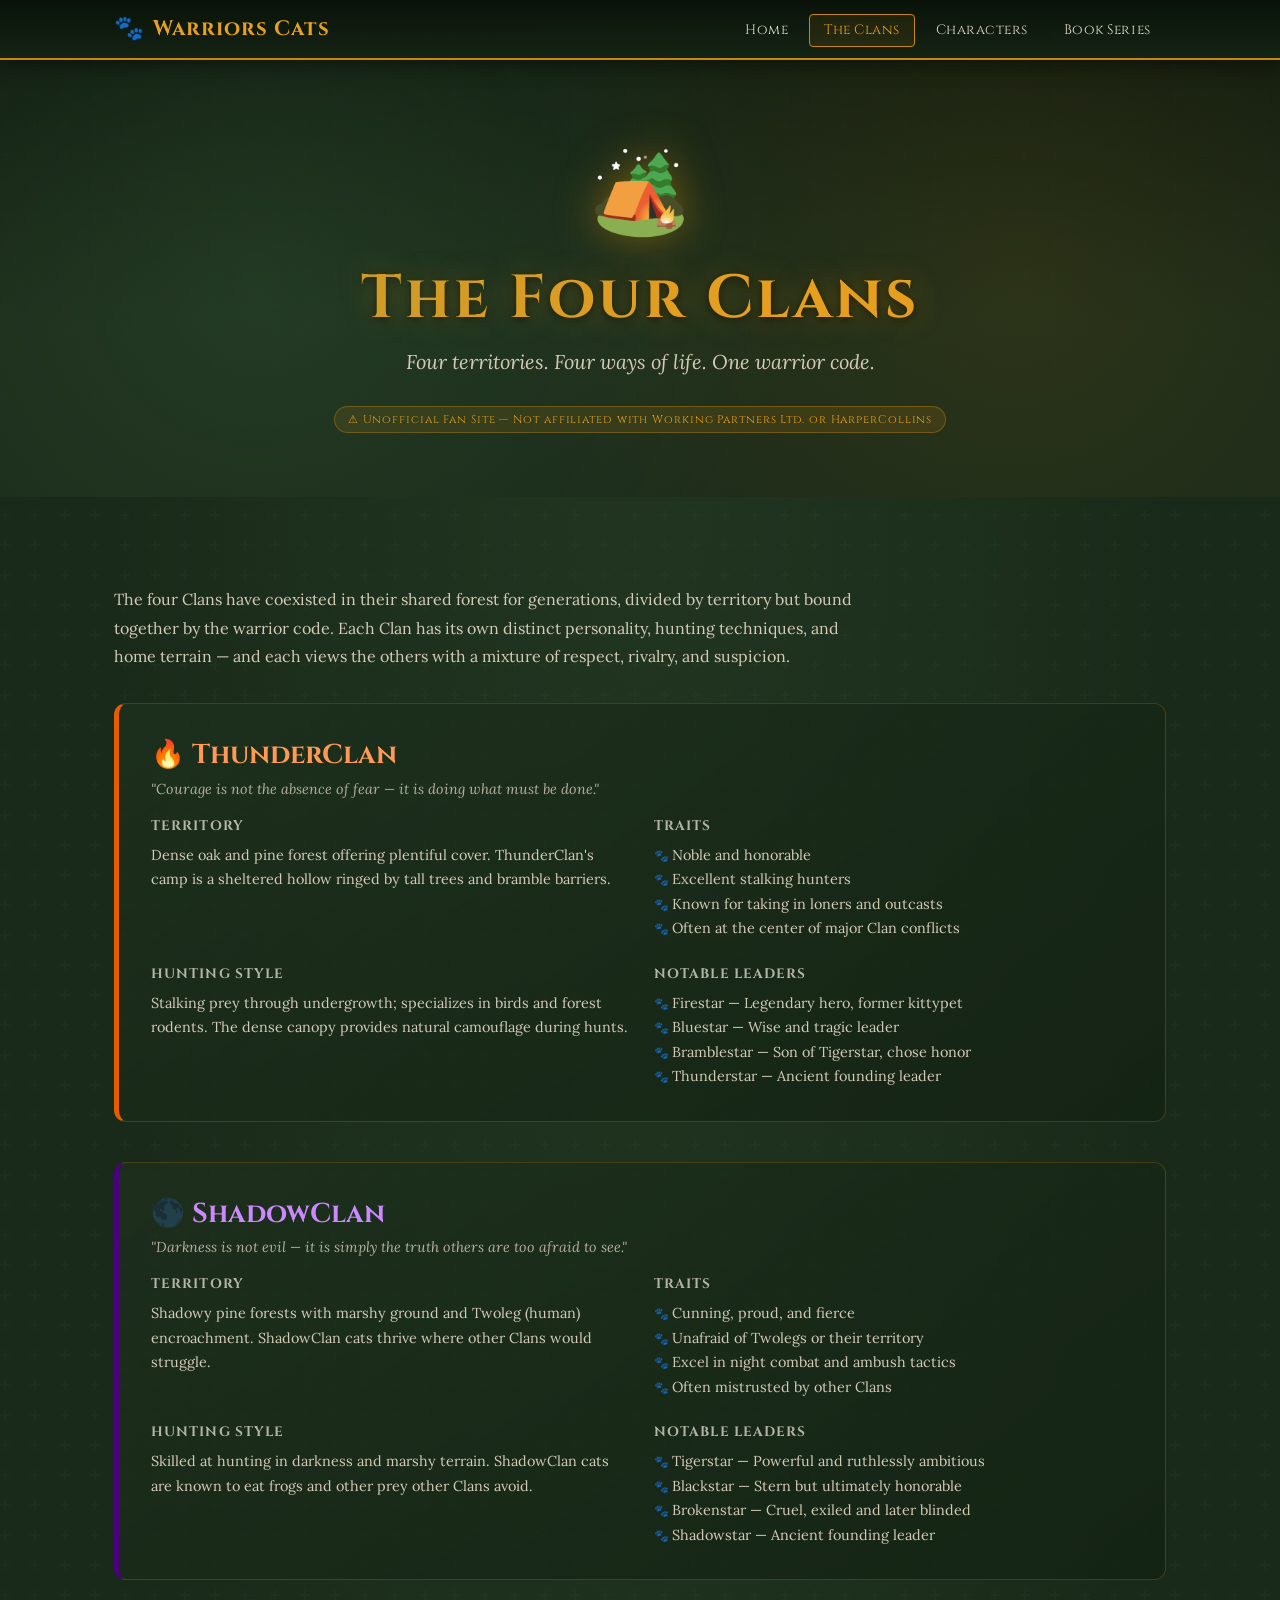
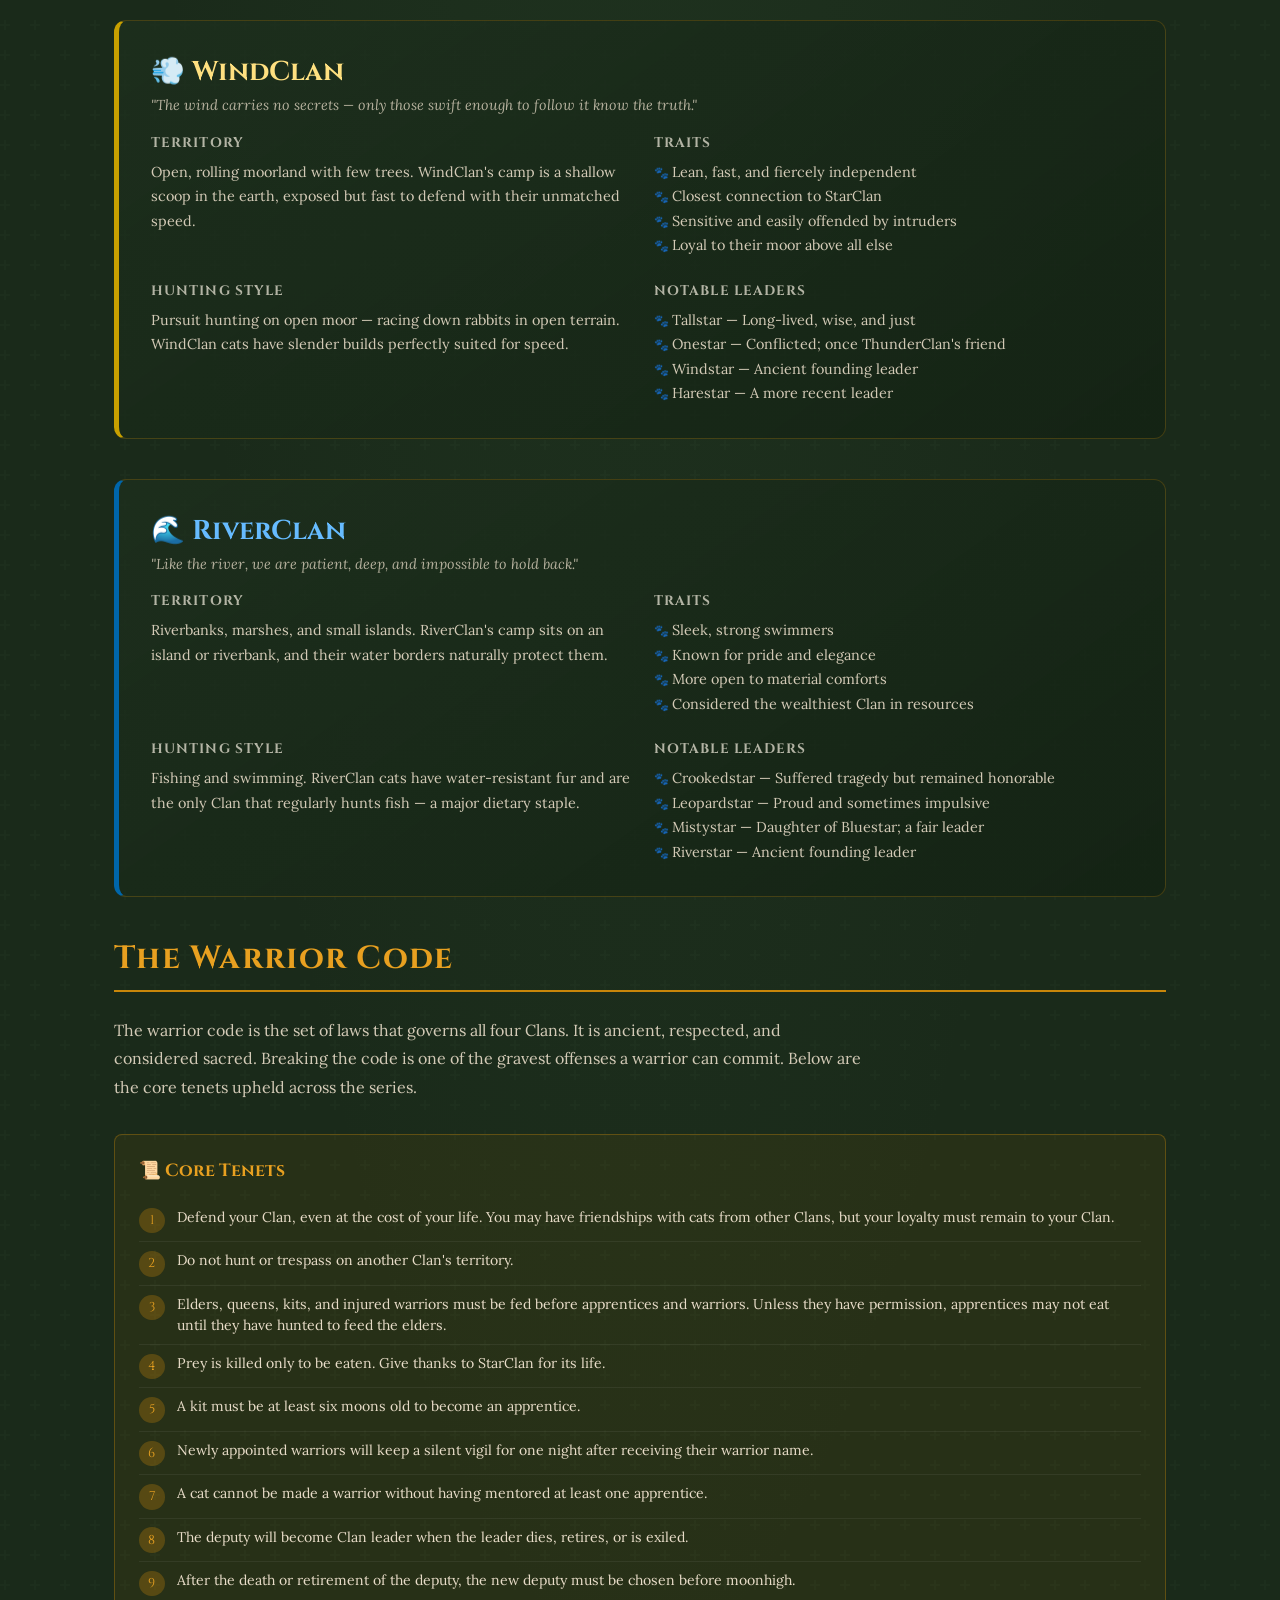
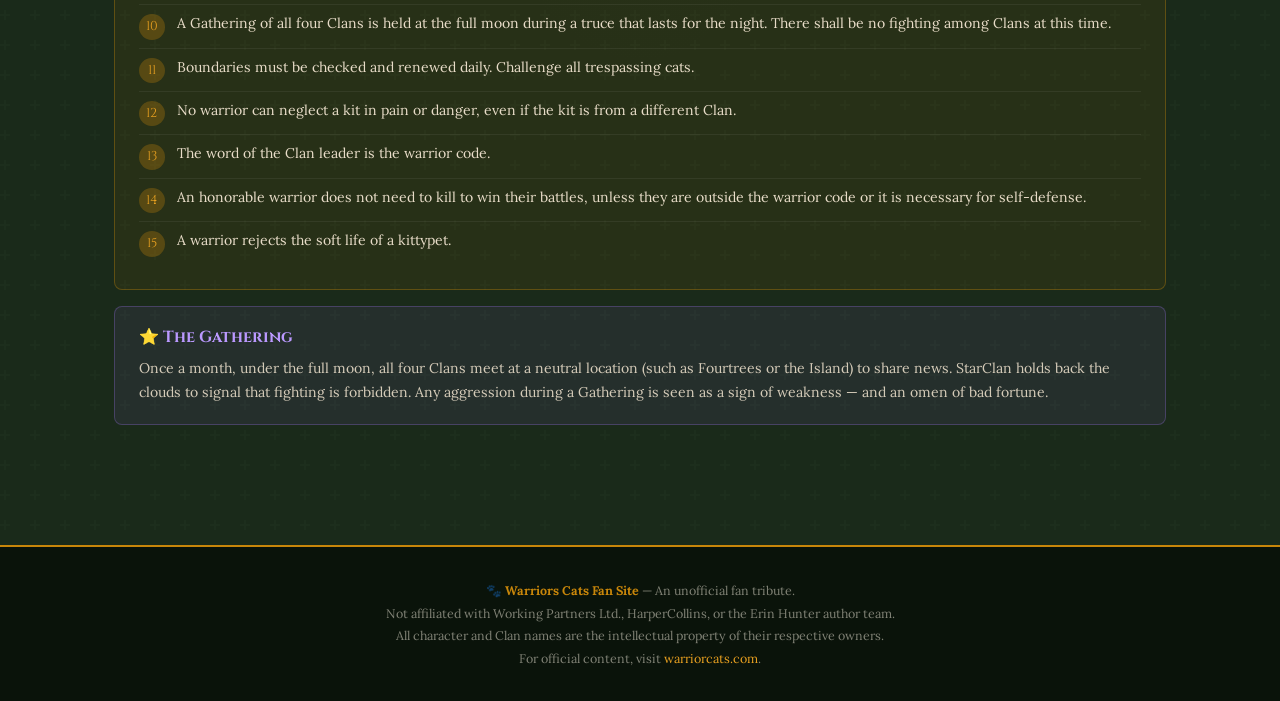
<file: clans.html>
<!DOCTYPE html>
<html lang="en">
<head>
  <meta charset="UTF-8" />
  <meta name="viewport" content="width=device-width, initial-scale=1.0" />
  <title>The Four Clans — Warriors Cats Fan Site</title>
  <link rel="stylesheet" href="style.css" />
  <style>
    .clan-section {
      background: linear-gradient(145deg, rgba(30,48,30,0.7), rgba(20,35,20,0.9));
      border-radius: 12px;
      padding: 2rem;
      margin-bottom: 2.5rem;
      border: 1px solid rgba(200,134,10,0.25);
    }
    .clan-section h2 {
      font-family: 'Cinzel', serif;
      font-size: 1.7rem;
      display: flex;
      align-items: center;
      gap: 0.6rem;
      margin-bottom: 0.4rem;
    }
    .clan-section .clan-tagline {
      font-style: italic;
      opacity: 0.75;
      font-size: 0.9rem;
      margin-bottom: 1.2rem;
      color: var(--parchment);
    }
    .clan-body {
      display: grid;
      grid-template-columns: 1fr 1fr;
      gap: 1.5rem;
      margin-top: 1.2rem;
    }
    @media (max-width: 650px) {
      .clan-body { grid-template-columns: 1fr; }
    }
    .clan-info-block h4 {
      font-family: 'Cinzel', serif;
      font-size: 0.85rem;
      letter-spacing: 0.08em;
      margin-bottom: 0.5rem;
      opacity: 0.7;
      text-transform: uppercase;
    }
    .clan-info-block p,
    .clan-info-block ul {
      font-size: 0.9rem;
      line-height: 1.7;
      color: var(--parchment);
      opacity: 0.9;
    }
    .clan-info-block ul { list-style: none; }
    .clan-info-block ul li::before { content: "🐾 "; font-size: 0.75rem; }

    /* Clan-specific accents */
    .thunder-section { border-left: 5px solid var(--thunder); }
    .thunder-section h2 { color: #ff9955; }
    .shadow-section  { border-left: 5px solid var(--shadow); }
    .shadow-section h2  { color: #cc88ff; }
    .wind-section    { border-left: 5px solid var(--wind); }
    .wind-section h2    { color: #ffe080; }
    .river-section   { border-left: 5px solid var(--river); }
    .river-section h2   { color: #66bbff; }

    .warrior-code-box {
      background: rgba(200,134,10,0.08);
      border: 1px solid rgba(200,134,10,0.35);
      border-radius: 8px;
      padding: 1.5rem;
    }
    .warrior-code-box h3 {
      font-family: 'Cinzel', serif;
      color: var(--amber-light);
      margin-bottom: 1rem;
      font-size: 1.1rem;
    }
    .code-list {
      list-style: none;
      counter-reset: code-counter;
    }
    .code-list li {
      counter-increment: code-counter;
      display: flex;
      align-items: flex-start;
      gap: 0.8rem;
      padding: 0.5rem 0;
      font-size: 0.88rem;
      color: var(--parchment);
      border-bottom: 1px solid rgba(255,255,255,0.06);
      line-height: 1.5;
    }
    .code-list li:last-child { border-bottom: none; }
    .code-list li::before {
      content: counter(code-counter);
      background: rgba(200,134,10,0.3);
      color: var(--amber-light);
      font-family: 'Cinzel', serif;
      font-size: 0.8rem;
      min-width: 1.6rem;
      height: 1.6rem;
      border-radius: 50%;
      display: flex;
      align-items: center;
      justify-content: center;
      flex-shrink: 0;
      margin-top: 0.05rem;
    }

    .gathering-box {
      background: rgba(136,102,204,0.1);
      border: 1px solid rgba(136,102,204,0.35);
      border-radius: 8px;
      padding: 1.2rem 1.5rem;
      margin-top: 1rem;
    }
    .gathering-box h4 {
      font-family: 'Cinzel', serif;
      color: #bb99ff;
      margin-bottom: 0.6rem;
    }
    .gathering-box p {
      font-size: 0.88rem;
      line-height: 1.7;
      color: var(--parchment);
      opacity: 0.9;
    }
  </style>
</head>
<body>

  <!-- ======= HEADER ======= -->
  <header>
    <nav>
      <a class="nav-logo" href="index.html">
        <span class="paw">🐾</span> Warriors Cats
      </a>
      <ul>
        <li><a href="index.html">Home</a></li>
        <li><a href="clans.html" class="active">The Clans</a></li>
        <li><a href="characters.html">Characters</a></li>
        <li><a href="books.html">Book Series</a></li>
      </ul>
    </nav>
  </header>

  <!-- ======= HERO ======= -->
  <section class="hero">
    <span class="hero-icon">🏕️</span>
    <h1>The Four Clans</h1>
    <p class="subtitle">Four territories. Four ways of life. One warrior code.</p>
    <span class="disclaimer-badge">⚠ Unofficial Fan Site — Not affiliated with Working Partners Ltd. or HarperCollins</span>
  </section>

  <!-- ======= MAIN ======= -->
  <main>

    <p class="intro-text">
      The four Clans have coexisted in their shared forest for generations, divided by territory but bound
      together by the warrior code. Each Clan has its own distinct personality, hunting techniques, and
      home terrain — and each views the others with a mixture of respect, rivalry, and suspicion.
    </p>

    <!-- THUNDERCLAN -->
    <div class="clan-section thunder-section">
      <h2>🔥 ThunderClan</h2>
      <p class="clan-tagline">"Courage is not the absence of fear — it is doing what must be done."</p>
      <div class="clan-body">
        <div class="clan-info-block">
          <h4>Territory</h4>
          <p>Dense oak and pine forest offering plentiful cover. ThunderClan's camp is a sheltered hollow ringed by tall trees and bramble barriers.</p>
        </div>
        <div class="clan-info-block">
          <h4>Traits</h4>
          <ul>
            <li>Noble and honorable</li>
            <li>Excellent stalking hunters</li>
            <li>Known for taking in loners and outcasts</li>
            <li>Often at the center of major Clan conflicts</li>
          </ul>
        </div>
        <div class="clan-info-block">
          <h4>Hunting Style</h4>
          <p>Stalking prey through undergrowth; specializes in birds and forest rodents. The dense canopy provides natural camouflage during hunts.</p>
        </div>
        <div class="clan-info-block">
          <h4>Notable Leaders</h4>
          <ul>
            <li>Firestar — Legendary hero, former kittypet</li>
            <li>Bluestar — Wise and tragic leader</li>
            <li>Bramblestar — Son of Tigerstar, chose honor</li>
            <li>Thunderstar — Ancient founding leader</li>
          </ul>
        </div>
      </div>
    </div>

    <!-- SHADOWCLAN -->
    <div class="clan-section shadow-section">
      <h2>🌑 ShadowClan</h2>
      <p class="clan-tagline">"Darkness is not evil — it is simply the truth others are too afraid to see."</p>
      <div class="clan-body">
        <div class="clan-info-block">
          <h4>Territory</h4>
          <p>Shadowy pine forests with marshy ground and Twoleg (human) encroachment. ShadowClan cats thrive where other Clans would struggle.</p>
        </div>
        <div class="clan-info-block">
          <h4>Traits</h4>
          <ul>
            <li>Cunning, proud, and fierce</li>
            <li>Unafraid of Twolegs or their territory</li>
            <li>Excel in night combat and ambush tactics</li>
            <li>Often mistrusted by other Clans</li>
          </ul>
        </div>
        <div class="clan-info-block">
          <h4>Hunting Style</h4>
          <p>Skilled at hunting in darkness and marshy terrain. ShadowClan cats are known to eat frogs and other prey other Clans avoid.</p>
        </div>
        <div class="clan-info-block">
          <h4>Notable Leaders</h4>
          <ul>
            <li>Tigerstar — Powerful and ruthlessly ambitious</li>
            <li>Blackstar — Stern but ultimately honorable</li>
            <li>Brokenstar — Cruel, exiled and later blinded</li>
            <li>Shadowstar — Ancient founding leader</li>
          </ul>
        </div>
      </div>
    </div>

    <!-- WINDCLAN -->
    <div class="clan-section wind-section">
      <h2>💨 WindClan</h2>
      <p class="clan-tagline">"The wind carries no secrets — only those swift enough to follow it know the truth."</p>
      <div class="clan-body">
        <div class="clan-info-block">
          <h4>Territory</h4>
          <p>Open, rolling moorland with few trees. WindClan's camp is a shallow scoop in the earth, exposed but fast to defend with their unmatched speed.</p>
        </div>
        <div class="clan-info-block">
          <h4>Traits</h4>
          <ul>
            <li>Lean, fast, and fiercely independent</li>
            <li>Closest connection to StarClan</li>
            <li>Sensitive and easily offended by intruders</li>
            <li>Loyal to their moor above all else</li>
          </ul>
        </div>
        <div class="clan-info-block">
          <h4>Hunting Style</h4>
          <p>Pursuit hunting on open moor — racing down rabbits in open terrain. WindClan cats have slender builds perfectly suited for speed.</p>
        </div>
        <div class="clan-info-block">
          <h4>Notable Leaders</h4>
          <ul>
            <li>Tallstar — Long-lived, wise, and just</li>
            <li>Onestar — Conflicted; once ThunderClan's friend</li>
            <li>Windstar — Ancient founding leader</li>
            <li>Harestar — A more recent leader</li>
          </ul>
        </div>
      </div>
    </div>

    <!-- RIVERCLAN -->
    <div class="clan-section river-section">
      <h2>🌊 RiverClan</h2>
      <p class="clan-tagline">"Like the river, we are patient, deep, and impossible to hold back."</p>
      <div class="clan-body">
        <div class="clan-info-block">
          <h4>Territory</h4>
          <p>Riverbanks, marshes, and small islands. RiverClan's camp sits on an island or riverbank, and their water borders naturally protect them.</p>
        </div>
        <div class="clan-info-block">
          <h4>Traits</h4>
          <ul>
            <li>Sleek, strong swimmers</li>
            <li>Known for pride and elegance</li>
            <li>More open to material comforts</li>
            <li>Considered the wealthiest Clan in resources</li>
          </ul>
        </div>
        <div class="clan-info-block">
          <h4>Hunting Style</h4>
          <p>Fishing and swimming. RiverClan cats have water-resistant fur and are the only Clan that regularly hunts fish — a major dietary staple.</p>
        </div>
        <div class="clan-info-block">
          <h4>Notable Leaders</h4>
          <ul>
            <li>Crookedstar — Suffered tragedy but remained honorable</li>
            <li>Leopardstar — Proud and sometimes impulsive</li>
            <li>Mistystar — Daughter of Bluestar; a fair leader</li>
            <li>Riverstar — Ancient founding leader</li>
          </ul>
        </div>
      </div>
    </div>

    <!-- WARRIOR CODE -->
    <section>
      <h2 class="section-title">The Warrior Code</h2>
      <p class="intro-text">
        The warrior code is the set of laws that governs all four Clans. It is ancient, respected, and
        considered sacred. Breaking the code is one of the gravest offenses a warrior can commit.
        Below are the core tenets upheld across the series.
      </p>
      <div class="warrior-code-box">
        <h3>📜 Core Tenets</h3>
        <ol class="code-list">
          <li>Defend your Clan, even at the cost of your life. You may have friendships with cats from other Clans, but your loyalty must remain to your Clan.</li>
          <li>Do not hunt or trespass on another Clan's territory.</li>
          <li>Elders, queens, kits, and injured warriors must be fed before apprentices and warriors. Unless they have permission, apprentices may not eat until they have hunted to feed the elders.</li>
          <li>Prey is killed only to be eaten. Give thanks to StarClan for its life.</li>
          <li>A kit must be at least six moons old to become an apprentice.</li>
          <li>Newly appointed warriors will keep a silent vigil for one night after receiving their warrior name.</li>
          <li>A cat cannot be made a warrior without having mentored at least one apprentice.</li>
          <li>The deputy will become Clan leader when the leader dies, retires, or is exiled.</li>
          <li>After the death or retirement of the deputy, the new deputy must be chosen before moonhigh.</li>
          <li>A Gathering of all four Clans is held at the full moon during a truce that lasts for the night. There shall be no fighting among Clans at this time.</li>
          <li>Boundaries must be checked and renewed daily. Challenge all trespassing cats.</li>
          <li>No warrior can neglect a kit in pain or danger, even if the kit is from a different Clan.</li>
          <li>The word of the Clan leader is the warrior code.</li>
          <li>An honorable warrior does not need to kill to win their battles, unless they are outside the warrior code or it is necessary for self-defense.</li>
          <li>A warrior rejects the soft life of a kittypet.</li>
        </ol>
      </div>

      <div class="gathering-box">
        <h4>⭐ The Gathering</h4>
        <p>
          Once a month, under the full moon, all four Clans meet at a neutral location (such as Fourtrees or
          the Island) to share news. StarClan holds back the clouds to signal that fighting is forbidden.
          Any aggression during a Gathering is seen as a sign of weakness — and an omen of bad fortune.
        </p>
      </div>
    </section>

  </main>

  <!-- ======= FOOTER ======= -->
  <footer>
    <p>
      🐾 <strong>Warriors Cats Fan Site</strong> — An unofficial fan tribute.<br />
      Not affiliated with Working Partners Ltd., HarperCollins, or the Erin Hunter author team.<br />
      All character and Clan names are the intellectual property of their respective owners.<br />
      For official content, visit <a href="https://www.warriorcats.com" target="_blank" rel="noopener">warriorcats.com</a>.
    </p>
  </footer>

</body>
</html>
</file>
<file: style.css>
/* ============================================
   Warriors Cats Fan Site — Shared Stylesheet
   Unofficial Fan Site | Not affiliated with
   Working Partners Ltd. or HarperCollins
   ============================================ */

@import url('https://fonts.googleapis.com/css2?family=Cinzel:wght@400;600;700&family=Lora:ital,wght@0,400;0,600;1,400&display=swap');

/* ---- CSS Variables ---- */
:root {
  --forest-dark: #1a2a1a;
  --forest-mid: #2d4a2d;
  --forest-light: #4a7c4a;
  --amber: #c8860a;
  --amber-light: #e8a020;
  --cream: #f5efe0;
  --parchment: #e8dcc8;
  --text-dark: #1c1408;
  --text-mid: #3a2e1a;
  --thunder: #e85c00;
  --shadow: #4a0080;
  --wind: #c8a000;
  --river: #0066aa;
  --starClan: #8866cc;
}

/* ---- Reset & Base ---- */
*, *::before, *::after { box-sizing: border-box; margin: 0; padding: 0; }

html { scroll-behavior: smooth; }

body {
  font-family: 'Lora', Georgia, serif;
  background-color: var(--forest-dark);
  color: var(--cream);
  min-height: 100vh;
  background-image:
    radial-gradient(ellipse at top, rgba(74, 124, 74, 0.15) 0%, transparent 60%),
    url("data:image/svg+xml,%3Csvg width='60' height='60' viewBox='0 0 60 60' xmlns='http://www.w3.org/2000/svg'%3E%3Cg fill='none' fill-rule='evenodd'%3E%3Cg fill='%234a7c4a' fill-opacity='0.05'%3E%3Cpath d='M36 34v-4h-2v4h-4v2h4v4h2v-4h4v-2h-4zm0-30V0h-2v4h-4v2h4v4h2V6h4V4h-4zM6 34v-4H4v4H0v2h4v4h2v-4h4v-2H6zM6 4V0H4v4H0v2h4v4h2V6h4V4H6z'/%3E%3C/g%3E%3C/g%3E%3C/svg%3E");
}

/* ---- Navigation ---- */
header {
  background: linear-gradient(180deg, rgba(10,18,10,0.98) 0%, rgba(20,35,20,0.95) 100%);
  border-bottom: 2px solid var(--amber);
  position: sticky;
  top: 0;
  z-index: 100;
  box-shadow: 0 4px 20px rgba(0,0,0,0.5);
}

nav {
  max-width: 1100px;
  margin: 0 auto;
  display: flex;
  align-items: center;
  justify-content: space-between;
  padding: 0.8rem 1.5rem;
  flex-wrap: wrap;
  gap: 0.5rem;
}

.nav-logo {
  font-family: 'Cinzel', serif;
  font-size: 1.3rem;
  font-weight: 700;
  color: var(--amber-light);
  text-decoration: none;
  letter-spacing: 0.05em;
  display: flex;
  align-items: center;
  gap: 0.5rem;
}

.nav-logo .paw { font-size: 1.5rem; }

nav ul {
  list-style: none;
  display: flex;
  gap: 0.3rem;
  flex-wrap: wrap;
}

nav ul li a {
  text-decoration: none;
  color: var(--parchment);
  font-family: 'Cinzel', serif;
  font-size: 0.85rem;
  letter-spacing: 0.04em;
  padding: 0.4rem 0.9rem;
  border-radius: 4px;
  transition: all 0.25s ease;
  border: 1px solid transparent;
}

nav ul li a:hover,
nav ul li a.active {
  color: var(--amber-light);
  border-color: var(--amber);
  background: rgba(200, 134, 10, 0.1);
}

/* ---- Hero Banner ---- */
.hero {
  position: relative;
  text-align: center;
  padding: 5rem 1.5rem 4rem;
  background: linear-gradient(180deg,
    rgba(10,18,10,0.6) 0%,
    rgba(26,42,26,0.8) 60%,
    var(--forest-dark) 100%);
  overflow: hidden;
}

.hero::before {
  content: '';
  position: absolute;
  inset: 0;
  background:
    radial-gradient(circle at 20% 50%, rgba(74,124,74,0.2) 0%, transparent 50%),
    radial-gradient(circle at 80% 50%, rgba(200,134,10,0.1) 0%, transparent 50%);
  pointer-events: none;
}

.hero-icon {
  font-size: 5rem;
  display: block;
  margin-bottom: 1rem;
  filter: drop-shadow(0 0 20px rgba(200,134,10,0.5));
  animation: float 4s ease-in-out infinite;
}

@keyframes float {
  0%, 100% { transform: translateY(0); }
  50% { transform: translateY(-10px); }
}

.hero h1 {
  font-family: 'Cinzel', serif;
  font-size: clamp(2rem, 6vw, 3.8rem);
  font-weight: 700;
  color: var(--amber-light);
  text-shadow: 0 0 30px rgba(200,134,10,0.4), 0 2px 8px rgba(0,0,0,0.8);
  margin-bottom: 0.6rem;
  letter-spacing: 0.05em;
}

.hero .subtitle {
  font-size: clamp(1rem, 2.5vw, 1.25rem);
  color: var(--parchment);
  font-style: italic;
  max-width: 600px;
  margin: 0 auto 1.5rem;
  opacity: 0.9;
}

.disclaimer-badge {
  display: inline-block;
  background: rgba(200,134,10,0.15);
  border: 1px solid rgba(200,134,10,0.4);
  color: var(--amber-light);
  font-size: 0.7rem;
  font-family: 'Cinzel', serif;
  letter-spacing: 0.08em;
  padding: 0.3rem 0.8rem;
  border-radius: 20px;
  margin-top: 0.5rem;
}

/* ---- Main Content ---- */
main {
  max-width: 1100px;
  margin: 0 auto;
  padding: 2rem 1.5rem 4rem;
}

section {
  margin-bottom: 3.5rem;
}

.section-title {
  font-family: 'Cinzel', serif;
  font-size: clamp(1.4rem, 3vw, 2rem);
  color: var(--amber-light);
  border-bottom: 2px solid var(--amber);
  padding-bottom: 0.6rem;
  margin-bottom: 1.5rem;
  letter-spacing: 0.04em;
}

/* ---- Cards ---- */
.card-grid {
  display: grid;
  grid-template-columns: repeat(auto-fill, minmax(260px, 1fr));
  gap: 1.5rem;
}

.card {
  background: linear-gradient(145deg, rgba(45,74,45,0.6), rgba(26,42,26,0.8));
  border: 1px solid rgba(200,134,10,0.3);
  border-radius: 8px;
  padding: 1.5rem;
  transition: all 0.3s ease;
  text-decoration: none;
  color: inherit;
  display: block;
}

.card:hover {
  border-color: var(--amber);
  transform: translateY(-4px);
  box-shadow: 0 8px 30px rgba(0,0,0,0.4), 0 0 20px rgba(200,134,10,0.15);
  background: linear-gradient(145deg, rgba(60,100,60,0.7), rgba(40,60,40,0.9));
}

.card-icon { font-size: 2.5rem; margin-bottom: 0.7rem; display: block; }

.card h3 {
  font-family: 'Cinzel', serif;
  font-size: 1.1rem;
  color: var(--amber-light);
  margin-bottom: 0.5rem;
}

.card p {
  font-size: 0.9rem;
  color: var(--parchment);
  line-height: 1.6;
  opacity: 0.85;
}

/* ---- Clan Color Accents ---- */
.clan-thunder { border-left: 4px solid var(--thunder); }
.clan-shadow  { border-left: 4px solid var(--shadow); }
.clan-wind    { border-left: 4px solid var(--wind); }
.clan-river   { border-left: 4px solid var(--river); }
.clan-star    { border-left: 4px solid var(--starClan); }

/* ---- Clan Banner ---- */
.clan-banner {
  display: grid;
  grid-template-columns: repeat(auto-fill, minmax(220px, 1fr));
  gap: 1rem;
  margin-bottom: 2rem;
}

.clan-tile {
  border-radius: 8px;
  padding: 1.5rem 1.2rem;
  text-align: center;
  border: 1px solid rgba(255,255,255,0.1);
  transition: transform 0.2s ease, box-shadow 0.2s ease;
}

.clan-tile:hover {
  transform: scale(1.03);
  box-shadow: 0 6px 20px rgba(0,0,0,0.5);
}

.clan-tile .clan-emblem { font-size: 3rem; display: block; margin-bottom: 0.5rem; }
.clan-tile h3 { font-family: 'Cinzel', serif; font-size: 1.15rem; margin-bottom: 0.3rem; }
.clan-tile p  { font-size: 0.82rem; opacity: 0.85; line-height: 1.5; }

.thunder-tile { background: linear-gradient(135deg, #3a1200, #5c2200); color: #ffb880; }
.shadow-tile  { background: linear-gradient(135deg, #1a0030, #2e0050); color: #cc99ff; }
.wind-tile    { background: linear-gradient(135deg, #2a2200, #4a3a00); color: #ffe080; }
.river-tile   { background: linear-gradient(135deg, #001830, #002d55); color: #80ccff; }

/* ---- Info Table ---- */
.info-table {
  width: 100%;
  border-collapse: collapse;
  font-size: 0.9rem;
}

.info-table th {
  font-family: 'Cinzel', serif;
  background: rgba(200,134,10,0.2);
  color: var(--amber-light);
  padding: 0.6rem 1rem;
  text-align: left;
  border-bottom: 2px solid var(--amber);
  font-size: 0.8rem;
  letter-spacing: 0.06em;
}

.info-table td {
  padding: 0.7rem 1rem;
  border-bottom: 1px solid rgba(255,255,255,0.07);
  color: var(--parchment);
  vertical-align: top;
  line-height: 1.5;
}

.info-table tr:last-child td { border-bottom: none; }
.info-table tr:hover td { background: rgba(255,255,255,0.03); }

/* ---- Character Profile Card ---- */
.char-grid {
  display: grid;
  grid-template-columns: repeat(auto-fill, minmax(280px, 1fr));
  gap: 1.5rem;
}

.char-card {
  background: rgba(30, 48, 30, 0.8);
  border: 1px solid rgba(200,134,10,0.3);
  border-radius: 10px;
  padding: 1.4rem;
  transition: all 0.3s ease;
}

.char-card:hover {
  border-color: var(--amber);
  box-shadow: 0 6px 24px rgba(0,0,0,0.4);
  transform: translateY(-3px);
}

.char-header {
  display: flex;
  align-items: center;
  gap: 1rem;
  margin-bottom: 1rem;
  padding-bottom: 0.8rem;
  border-bottom: 1px solid rgba(200,134,10,0.2);
}

.char-emoji { font-size: 2.8rem; }

.char-header h3 {
  font-family: 'Cinzel', serif;
  font-size: 1.05rem;
  color: var(--amber-light);
}

.char-header .char-rank {
  font-size: 0.75rem;
  color: var(--parchment);
  opacity: 0.7;
  font-style: italic;
}

.char-facts { list-style: none; }

.char-facts li {
  display: flex;
  gap: 0.5rem;
  font-size: 0.85rem;
  padding: 0.3rem 0;
  color: var(--parchment);
  border-bottom: 1px solid rgba(255,255,255,0.05);
}

.char-facts li:last-child { border-bottom: none; }

.char-facts .label {
  color: var(--amber);
  font-weight: 600;
  min-width: 80px;
  flex-shrink: 0;
}

/* ---- Book Arc Cards ---- */
.arc-card {
  background: linear-gradient(145deg, rgba(45,74,45,0.5), rgba(20,35,20,0.8));
  border: 1px solid rgba(200,134,10,0.25);
  border-radius: 10px;
  padding: 1.5rem;
  margin-bottom: 1.5rem;
}

.arc-card h3 {
  font-family: 'Cinzel', serif;
  font-size: 1.2rem;
  color: var(--amber-light);
  margin-bottom: 0.3rem;
}

.arc-meta {
  font-size: 0.8rem;
  color: var(--amber);
  font-style: italic;
  margin-bottom: 0.8rem;
}

.arc-desc {
  font-size: 0.9rem;
  color: var(--parchment);
  line-height: 1.7;
  margin-bottom: 1rem;
  opacity: 0.9;
}

.book-list {
  display: flex;
  flex-wrap: wrap;
  gap: 0.4rem;
}

.book-tag {
  background: rgba(200,134,10,0.15);
  border: 1px solid rgba(200,134,10,0.35);
  color: var(--parchment);
  font-size: 0.75rem;
  padding: 0.25rem 0.6rem;
  border-radius: 4px;
}

/* ---- Footer ---- */
footer {
  background: rgba(10,18,10,0.95);
  border-top: 2px solid var(--amber);
  text-align: center;
  padding: 2rem 1.5rem;
  font-size: 0.78rem;
  color: rgba(245,239,224,0.5);
  line-height: 1.8;
}

footer strong { color: var(--amber); }

footer a { color: var(--amber-light); text-decoration: none; }
footer a:hover { text-decoration: underline; }

/* ---- Utility ---- */
.text-amber { color: var(--amber-light); }
.text-italic { font-style: italic; }
.mt-sm { margin-top: 0.8rem; }
.mt-md { margin-top: 1.5rem; }

.intro-text {
  max-width: 750px;
  line-height: 1.8;
  color: var(--parchment);
  font-size: 1rem;
  opacity: 0.9;
  margin-bottom: 2rem;
}

.tag {
  display: inline-block;
  font-size: 0.72rem;
  font-family: 'Cinzel', serif;
  letter-spacing: 0.06em;
  padding: 0.2rem 0.6rem;
  border-radius: 3px;
  margin-right: 0.3rem;
  margin-bottom: 0.3rem;
}

.tag-thunder { background: rgba(232,92,0,0.2);  color: #ff9955; border: 1px solid rgba(232,92,0,0.4); }
.tag-shadow  { background: rgba(74,0,128,0.25); color: #cc88ff; border: 1px solid rgba(74,0,128,0.5); }
.tag-wind    { background: rgba(200,160,0,0.2); color: #ffe080; border: 1px solid rgba(200,160,0,0.4); }
.tag-river   { background: rgba(0,102,170,0.25); color: #66bbff; border: 1px solid rgba(0,102,170,0.5); }
.tag-star    { background: rgba(136,102,204,0.2); color: #bb99ff; border: 1px solid rgba(136,102,204,0.4); }
.tag-rogue   { background: rgba(100,80,60,0.3); color: #ccaa88; border: 1px solid rgba(100,80,60,0.5); }

/* ---- Responsive ---- */
@media (max-width: 600px) {
  nav { flex-direction: column; align-items: flex-start; }
  nav ul { gap: 0.2rem; }
  .hero { padding: 3rem 1rem 2.5rem; }
  .card-grid, .char-grid, .clan-banner { grid-template-columns: 1fr; }
}
</file>
